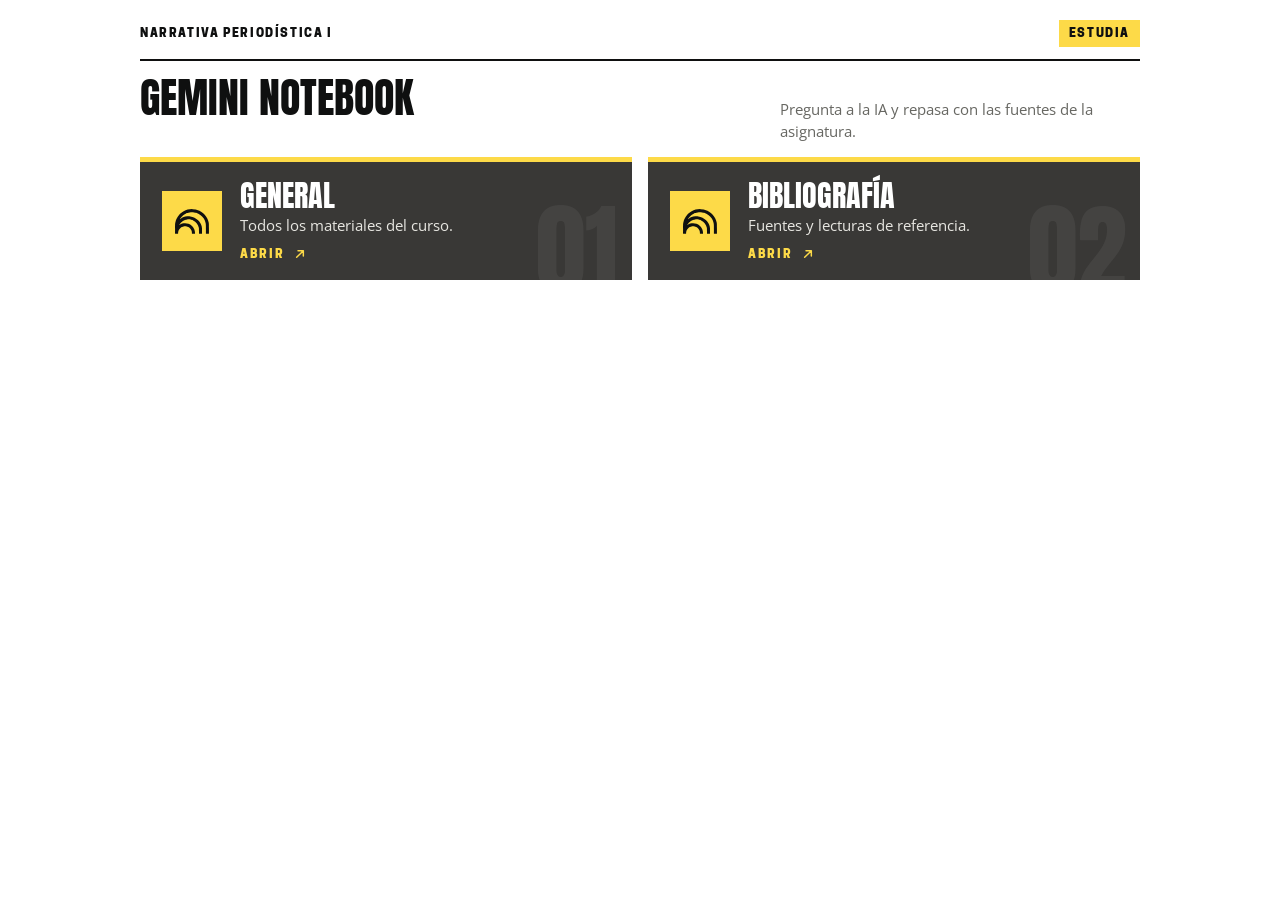
<file: cuadernos/index.html>
<!doctype html>
<html lang="es">
<head>
<meta charset="utf-8">
<meta name="viewport" content="width=device-width,initial-scale=1">
<!-- No indexar en buscadores -->
<meta name="robots" content="noindex, nofollow, noarchive, nosnippet, noimageindex">
<meta name="googlebot" content="noindex, nofollow, noarchive, nosnippet, noimageindex">
<meta name="bingbot" content="noindex, nofollow, noarchive, nosnippet">
<meta name="referrer" content="strict-origin-when-cross-origin">
<meta name="color-scheme" content="light">
<title>Gemini Notebook | Narrativa Periodística I</title>
<link rel="preconnect" href="https://fonts.googleapis.com">
<link rel="preconnect" href="https://fonts.gstatic.com" crossorigin>
<link rel="stylesheet" href="https://fonts.googleapis.com/css2?family=Anton&family=Open+Sans:wght@400;600&display=swap">
<link rel="preload" href="../assets/fonts/CooperHewitt-Heavy.woff2" as="font" type="font/woff2" crossorigin>
<style>
/* Identidad de marca v2.5: Anton · Cooper Hewitt · Open Sans. Interfaz con dos tarjetas carbón. */
@font-face{font-family:'Cooper Hewitt'; src:url('../assets/fonts/CooperHewitt-Heavy.woff2') format('woff2'); font-weight:800; font-display:swap}
:root{--yellow:#FDDA48;--ink:#0F1010;--stone:#393836;--stone-2:#2B2A28;--paper:#fff;--muted:#676762;--line:#D9D9D3;
  --f-label:'Cooper Hewitt','Open Sans',Arial,sans-serif}
*{box-sizing:border-box}
body{margin:0;background:var(--paper);color:var(--ink);font-family:'Open Sans',Arial,sans-serif;-webkit-font-smoothing:antialiased}
main{max-width:1080px;margin:auto;padding:20px clamp(14px,4vw,40px) 22px}
.label{font-family:var(--f-label);font-weight:800;text-transform:uppercase;letter-spacing:.14em;font-size:11.5px;line-height:1.3}

.topline{display:flex;align-items:center;justify-content:space-between;gap:8px 12px;flex-wrap:wrap;border-bottom:2px solid var(--ink);padding-bottom:12px}
.tag{background:var(--yellow);padding:6px 10px;white-space:nowrap}

.cabecera{display:flex;align-items:baseline;justify-content:space-between;gap:4px 24px;flex-wrap:wrap;margin:16px 0 14px}
.cabecera h1{font:400 clamp(28px,4vw,42px)/1 'Anton',sans-serif;text-transform:uppercase;margin:0}
.cabecera p{margin:0;max-width:40ch;color:var(--muted);font-size:15px;line-height:1.5}

/* Dos tarjetas carbón, misma estructura: cuadro amarillo con el logo → rótulo → título → texto → acción */
.cuadernos{display:grid;grid-template-columns:1fr 1fr;gap:16px}
.cuaderno{position:relative;overflow:hidden;isolation:isolate;display:flex;align-items:center;gap:18px;padding:18px 22px;
  background:var(--stone);color:#fff;text-decoration:none;border-top:5px solid var(--yellow);transition:background .2s}
.cuaderno .ico{flex:none;width:60px;height:60px;background:var(--yellow);display:grid;place-items:center}
.cuaderno .ico svg{width:34px;height:27px;color:var(--ink)}
.cuaderno .txt{display:flex;flex-direction:column;gap:4px;min-width:0}
.cuaderno .num{position:absolute;right:14px;bottom:-.2em;z-index:-1;font:400 100px/1 'Anton',sans-serif;color:rgba(255,255,255,.06);pointer-events:none}
.cuaderno h2{font:400 clamp(24px,3vw,30px)/1.05 'Anton',sans-serif;text-transform:uppercase;margin:0}
.cuaderno p{margin:0;color:#E7E6E1;font-size:14.5px;line-height:1.45}
.ir{padding-top:6px;display:inline-flex;align-items:center;gap:8px;color:var(--yellow);font:800 12px/1.2 var(--f-label);letter-spacing:.14em;text-transform:uppercase}
.fl{width:16px;height:16px;fill:none;stroke:currentColor;stroke-width:2.2;stroke-linecap:round;stroke-linejoin:round;transition:transform .2s}
.cuaderno:hover{background:var(--stone-2)}
.cuaderno:hover .fl{transform:translate(3px,-3px)}
.cuaderno:focus-visible{outline:3px solid var(--ink);outline-offset:3px}

@media(max-width:600px){
  main{padding:12px 10px 16px}
  .topline .label{font-size:10px}
  .cuadernos{grid-template-columns:1fr;gap:10px}
  .cuaderno{padding:16px 16px;gap:14px}
  .cuaderno .ico{width:50px;height:50px}
}
@media(prefers-reduced-motion:reduce){.cuaderno,.fl{transition:none}}
</style>
</head>
<body>
<svg width="0" height="0" style="position:absolute" aria-hidden="true"><symbol id="gn" viewBox="0 0 608 443"><path fill="currentColor" fill-rule="evenodd" d="M1.2 442.0C0.8 441.7 0.7 401.7 1.1 353.0C1.6 268.5 1.7 264.0 3.7 252.9C6.6 237.5 13.1 211.6 17.0 200.5C27.5 171.0 48.5 133.3 65.8 113.2C67.0 111.7 70.4 107.7 73.3 104.3C77.8 98.8 96.0 80.6 103.2 74.3C116.8 62.3 136.4 48.7 154.5 38.5C203.2 11.3 255.7 -1.4 313.0 0.3C353.3 1.5 389.3 9.1 423.0 23.7C446.4 33.8 453.0 37.3 473.0 50.5C516.4 78.9 552.0 118.5 575.0 164.0C586.9 187.6 592.2 201.6 598.5 226.5C606.6 258.4 606.3 254.0 606.9 353.0C607.2 401.7 607.2 441.7 606.8 442.0C606.5 442.3 594.1 442.4 579.3 442.2L552.5 441.9 552.8 370.7C553.1 284.2 552.4 269.9 545.9 243.0C539.3 215.9 526.3 185.9 512.0 165.1C478.9 116.7 433.3 82.7 378.0 65.1C358.4 58.9 325.6 54.0 303.7 54.0C278.4 54.1 245.4 59.6 222.8 67.6C217.1 69.6 211.5 71.4 210.2 71.7C209.0 72.0 208.0 72.6 208.0 73.1C208.0 73.6 207.5 74.0 206.8 74.0C206.1 74.0 199.3 77.1 191.5 80.9C156.3 98.3 126.4 123.7 101.2 157.8C94.7 166.6 84.7 183.0 85.4 183.7C85.6 183.9 90.9 180.4 97.2 175.7C133.6 148.8 171.6 134.4 220.3 128.9C232.0 127.6 258.4 128.1 273.0 130.0C326.1 136.7 375.5 160.8 413.0 198.0C425.3 210.1 427.8 213.0 436.5 224.5C450.7 243.3 460.6 261.5 469.9 286.0C476.1 302.3 481.2 324.9 483.0 344.5C483.9 354.1 484.4 441.2 483.6 442.1C483.4 442.3 471.0 442.4 456.2 442.2L429.2 441.9 428.7 393.7C428.3 349.3 428.1 344.6 426.1 334.2C415.0 276.4 377.2 227.0 324.5 201.5C308.6 193.8 301.9 191.5 276.5 185.4C267.7 183.3 230.1 182.3 219.0 183.9C188.8 188.2 167.0 196.0 142.1 211.2C118.5 225.7 96.9 247.8 80.7 274.1C78.1 278.3 76.0 282.0 76.0 282.4C76.0 283.8 78.3 282.8 84.9 278.5C91.9 274.0 107.0 266.5 111.5 265.4C112.9 265.1 114.3 264.4 114.6 263.9C114.9 263.4 116.1 263.0 117.4 263.0C118.6 263.0 120.0 262.6 120.5 262.1C121.1 261.6 124.9 260.3 129.0 259.1C166.7 248.7 206.0 250.1 241.2 263.1C285.0 279.2 319.1 309.5 339.4 350.5C352.7 377.3 358.0 400.2 358.0 430.5L358.0 442.0 330.5 442.0L303.0 442.0 303.0 429.8C303.0 412.6 299.1 393.5 292.7 379.8C287.0 367.3 276.5 352.2 267.5 343.4C256.3 332.4 249.2 327.1 237.6 321.2C216.1 310.1 202.0 306.7 178.0 306.7C164.6 306.8 161.1 307.1 152.2 309.4C146.5 310.9 139.0 313.2 135.4 314.5C128.5 317.1 111.6 325.5 109.7 327.4C109.0 328.0 106.0 330.4 103.0 332.6C84.8 346.2 68.6 369.0 61.8 390.5C57.4 404.4 55.9 412.8 55.4 427.3L54.9 441.5 28.4 442.0C13.8 442.3 1.5 442.3 1.2 442.0Z"/></symbol></svg>
<main>
  <header class="topline label"><span>Narrativa Periodística I</span><span class="tag">Estudia</span></header>

  <div class="cabecera">
    <h1>Gemini Notebook</h1>
    <p>Pregunta a la IA y repasa con las fuentes de la asignatura.</p>
  </div>

  <div class="cuadernos">
    <a class="cuaderno" href="https://notebook.google.com/notebook/653e92f2-cb65-4798-8ad2-8acc9d4a9f8f" target="_blank" rel="noopener noreferrer" aria-label="Abrir Gemini Notebook general de la asignatura (se abre en una pestaña nueva)">
      <span class="ico" aria-hidden="true"><svg><use href="#gn"/></svg></span>
      <span class="num" aria-hidden="true">01</span>
      <span class="txt">
      <h2>General</h2>
      <p>Todos los materiales del curso.</p>
      <span class="ir">Abrir <svg class="fl" viewBox="0 0 24 24" aria-hidden="true"><path d="M7 17L17 7M9 7h8v8"/></svg></span>
      </span>
    </a>
    <a class="cuaderno" href="https://notebook.google.com/notebook/412e9b0f-91de-40fa-83aa-83e2b2b192fd/preview" target="_blank" rel="noopener noreferrer" aria-label="Abrir Gemini Notebook de bibliografía de la asignatura (se abre en una pestaña nueva)">
      <span class="ico" aria-hidden="true"><svg><use href="#gn"/></svg></span>
      <span class="num" aria-hidden="true">02</span>
      <span class="txt">
      <h2>Bibliografía</h2>
      <p>Fuentes y lecturas de referencia.</p>
      <span class="ir">Abrir <svg class="fl" viewBox="0 0 24 24" aria-hidden="true"><path d="M7 17L17 7M9 7h8v8"/></svg></span>
      </span>
    </a>
  </div>
</main>
</body>
</html>
</file>
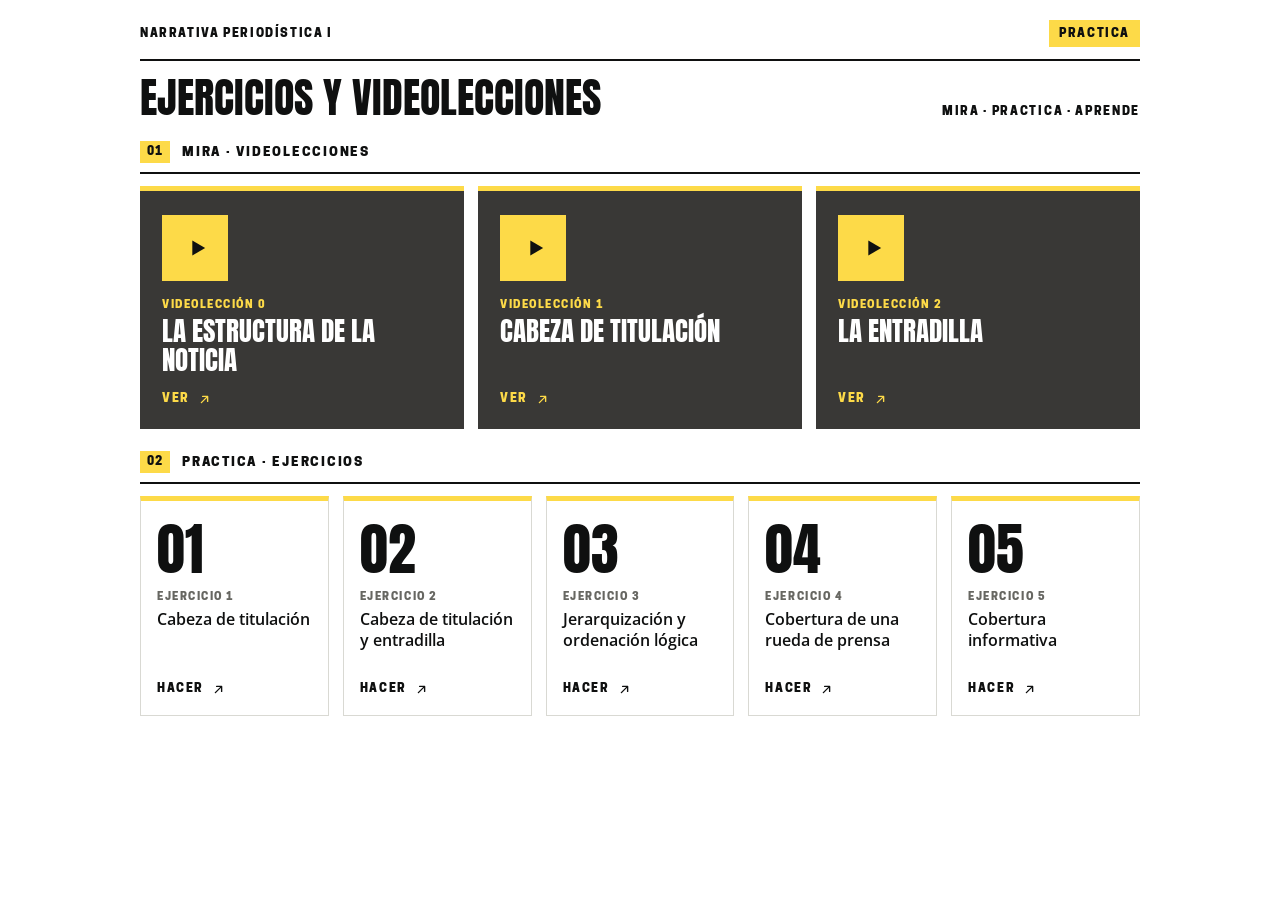
<file: ejercicios/index.html>
<!doctype html>
<html lang="es">
<head>
<meta charset="utf-8">
<meta name="viewport" content="width=device-width,initial-scale=1">
<!-- No indexar en buscadores -->
<meta name="robots" content="noindex, nofollow, noarchive, nosnippet, noimageindex">
<meta name="googlebot" content="noindex, nofollow, noarchive, nosnippet, noimageindex">
<meta name="bingbot" content="noindex, nofollow, noarchive, nosnippet">
<meta name="referrer" content="strict-origin-when-cross-origin">
<meta name="color-scheme" content="light">
<title>Ejercicios y videolecciones | Narrativa Periodística I</title>

<!--
  EJERCICIOS Y VIDEOLECCIONES · NARRATIVA PERIODÍSTICA I
  Identidad de marca v2.5 (Anton · Cooper Hewitt · Open Sans).
  ENLACES: rellenar en el bloque «const ENLACES» al final. Vacío = «Próximamente» (no navega).
-->

<link rel="preconnect" href="https://fonts.googleapis.com">
<link rel="preconnect" href="https://fonts.gstatic.com" crossorigin>
<link rel="stylesheet" href="https://fonts.googleapis.com/css2?family=Anton&family=Open+Sans:wght@400;600&display=swap">
<link rel="preload" href="../assets/fonts/CooperHewitt-Heavy.woff2" as="font" type="font/woff2" crossorigin>
<style>
@font-face{font-family:'Cooper Hewitt'; src:url('../assets/fonts/CooperHewitt-Heavy.woff2') format('woff2'); font-weight:800; font-display:swap}
:root{--yellow:#FDDA48;--ink:#0F1010;--stone:#393836;--stone-2:#2B2A28;--paper:#fff;--muted:#676762;--line:#D9D9D3;--card:#F4F4F0;
  --f-label:'Cooper Hewitt','Open Sans',Arial,sans-serif}
*{box-sizing:border-box}
body{margin:0;background:var(--paper);color:var(--ink);font-family:'Open Sans',Arial,sans-serif;-webkit-font-smoothing:antialiased}
main{max-width:1080px;margin:auto;padding:20px clamp(14px,4vw,40px) 24px}
.label{font-family:var(--f-label);font-weight:800;text-transform:uppercase;letter-spacing:.14em;font-size:11px;line-height:1.3}

.topline{display:flex;align-items:center;justify-content:space-between;gap:8px 12px;flex-wrap:wrap;border-bottom:2px solid var(--ink);padding-bottom:12px}
.topline .label{font-size:11.5px}
.tag{background:var(--yellow);padding:6px 10px;white-space:nowrap}

.cabecera{display:flex;align-items:baseline;justify-content:space-between;gap:4px 24px;flex-wrap:wrap;margin:16px 0 4px}
.cabecera h1{font:400 clamp(28px,4vw,42px)/1 'Anton',sans-serif;text-transform:uppercase;margin:0}
.cabecera p{margin:0;font-family:var(--f-label);font-weight:800;text-transform:uppercase;letter-spacing:.14em;font-size:12px}

/* Rótulos de sección, como en la portada */
.seccion{display:flex;align-items:center;gap:12px;margin:22px 0 12px;padding-bottom:9px;border-bottom:2px solid var(--ink);
  font:800 12.5px/1.2 var(--f-label);letter-spacing:.14em;text-transform:uppercase}
.seccion .num{display:grid;place-items:center;min-width:30px;height:22px;padding:0 6px;background:var(--yellow);font-size:11.5px;letter-spacing:.06em}

.fl{width:15px;height:15px;fill:none;stroke:currentColor;stroke-width:2.2;stroke-linecap:round;stroke-linejoin:round;transition:transform .2s}
.ir{display:inline-flex;align-items:center;gap:7px;font:800 11.5px/1.2 var(--f-label);letter-spacing:.14em;text-transform:uppercase}
a{text-decoration:none;color:inherit}
a[href]:hover .fl{transform:translate(3px,-3px)}

/* 01 · Videolecciones: tarjetas carbón (pantalla) con botón de reproducir */
.videos{display:grid;grid-template-columns:repeat(3,1fr);gap:14px}
.video{display:flex;flex-direction:column;align-items:flex-start;gap:16px;min-height:230px;padding:24px 22px 22px;background:var(--stone);color:#fff;border-top:5px solid var(--yellow);transition:background .2s}
.play{flex:none;width:66px;height:66px;background:var(--yellow);display:grid;place-items:center}
.play svg{width:28px;height:28px;fill:var(--ink);margin-left:3px}
.video .txt{display:flex;flex-direction:column;gap:5px;min-width:0;flex:1;width:100%}
.video .label{color:var(--yellow)}
.video h3{font:400 clamp(21px,2.6vw,27px)/1.08 'Anton',sans-serif;text-transform:uppercase;margin:0}
.video .ir{color:var(--yellow);margin-top:auto;padding-top:12px}
a.video[href]:hover{background:var(--stone-2)}

/* 02 · Ejercicios: tarjetas blancas con número grande */
.ejercicios{display:grid;grid-template-columns:repeat(5,1fr);gap:14px}
.ejercicio{display:flex;flex-direction:column;gap:6px;min-height:220px;padding:20px 16px 18px;background:var(--paper);border:1px solid var(--line);border-top:5px solid var(--yellow);transition:border-color .2s}
.ejercicio .n{font:400 56px/1 'Anton',sans-serif;margin-bottom:6px}
.ejercicio .label{color:var(--muted)}
.ejercicio h3{font:600 15.5px/1.35 'Open Sans',sans-serif;margin:0}
.ejercicio .ir{margin-top:auto;padding-top:10px}
a.ejercicio[href]:hover{border-color:var(--ink);border-top-color:var(--yellow)}

a:focus-visible{outline:3px solid var(--ink);outline-offset:3px}
.pendiente{cursor:default}
.pendiente .ir{opacity:.55}

@media(max-width:900px){
  .ejercicios{gap:10px}
  .ejercicio{padding:16px 12px 14px;min-height:200px}
  .ejercicio .n{font-size:46px}
  .ejercicio .label{font-size:10px;letter-spacing:.1em}
  .ejercicio h3{font-size:14px}
  .ejercicio .ir{font-size:10.5px;letter-spacing:.1em}
}
@media(max-width:700px){
  .ejercicios{grid-template-columns:repeat(3,1fr)}
}
@media(max-width:760px){
  .videos{gap:10px}
  .video{gap:12px;padding:18px 16px;min-height:200px}
  .play{width:54px;height:54px}
}
@media(max-width:600px){
  .videos{grid-template-columns:1fr}
  .video{flex-direction:row;align-items:center;min-height:0}
  .video .ir{margin-top:4px;padding-top:0}
  .video h3{font-size:22px}
  .ejercicio{min-height:0}
  .ejercicio:last-child{grid-column:1/-1}
}
@media(max-width:600px){
  main{padding:12px 10px 18px}
  .topline .label{font-size:10px}
  .ejercicios{grid-template-columns:1fr 1fr}
}
@media(prefers-reduced-motion:reduce){.fl,.video,.ejercicio{transition:none}}
</style>
</head>
<body>
<main>
  <header class="topline"><span class="label">Narrativa Periodística I</span><span class="label tag">Practica</span></header>

  <div class="cabecera">
    <h1>Ejercicios y videolecciones</h1>
    <p>Mira · Practica · Aprende</p>
  </div>

  <section aria-labelledby="s1">
    <h2 class="seccion" id="s1"><span class="num">01</span>Mira · Videolecciones</h2>
    <div class="videos">
    <a class="video" data-enlace="vl0">
      <span class="play" aria-hidden="true"><svg viewBox="0 0 24 24"><path d="M8 5.5v13l11-6.5z"/></svg></span>
      <span class="txt">
        <span class="label">Videolección 0</span>
        <h3>La estructura de la noticia</h3>
        <span class="ir">Ver <svg class="fl" viewBox="0 0 24 24" aria-hidden="true"><path d="M7 17L17 7M9 7h8v8"/></svg></span>
      </span>
    </a>
    <a class="video" data-enlace="vl1">
      <span class="play" aria-hidden="true"><svg viewBox="0 0 24 24"><path d="M8 5.5v13l11-6.5z"/></svg></span>
      <span class="txt">
        <span class="label">Videolección 1</span>
        <h3>Cabeza de titulación</h3>
        <span class="ir">Ver <svg class="fl" viewBox="0 0 24 24" aria-hidden="true"><path d="M7 17L17 7M9 7h8v8"/></svg></span>
      </span>
    </a>
    <a class="video" data-enlace="vl2">
      <span class="play" aria-hidden="true"><svg viewBox="0 0 24 24"><path d="M8 5.5v13l11-6.5z"/></svg></span>
      <span class="txt">
        <span class="label">Videolección 2</span>
        <h3>La entradilla</h3>
        <span class="ir">Ver <svg class="fl" viewBox="0 0 24 24" aria-hidden="true"><path d="M7 17L17 7M9 7h8v8"/></svg></span>
      </span>
    </a>
    </div>
  </section>

  <section aria-labelledby="s2">
    <h2 class="seccion" id="s2"><span class="num">02</span>Practica · Ejercicios</h2>
    <div class="ejercicios">
    <a class="ejercicio" data-enlace="ej1">
      <span class="n" aria-hidden="true">01</span>
      <span class="label">Ejercicio 1</span>
      <h3>Cabeza de titulación</h3>
      <span class="ir">Hacer <svg class="fl" viewBox="0 0 24 24" aria-hidden="true"><path d="M7 17L17 7M9 7h8v8"/></svg></span>
    </a>
    <a class="ejercicio" data-enlace="ej2">
      <span class="n" aria-hidden="true">02</span>
      <span class="label">Ejercicio 2</span>
      <h3>Cabeza de titulación y entradilla</h3>
      <span class="ir">Hacer <svg class="fl" viewBox="0 0 24 24" aria-hidden="true"><path d="M7 17L17 7M9 7h8v8"/></svg></span>
    </a>
    <a class="ejercicio" data-enlace="ej3">
      <span class="n" aria-hidden="true">03</span>
      <span class="label">Ejercicio 3</span>
      <h3>Jerarquización y ordenación lógica</h3>
      <span class="ir">Hacer <svg class="fl" viewBox="0 0 24 24" aria-hidden="true"><path d="M7 17L17 7M9 7h8v8"/></svg></span>
    </a>
    <a class="ejercicio" data-enlace="ej4">
      <span class="n" aria-hidden="true">04</span>
      <span class="label">Ejercicio 4</span>
      <h3>Cobertura de una rueda de prensa</h3>
      <span class="ir">Hacer <svg class="fl" viewBox="0 0 24 24" aria-hidden="true"><path d="M7 17L17 7M9 7h8v8"/></svg></span>
    </a>
    <a class="ejercicio" data-enlace="ej5">
      <span class="n" aria-hidden="true">05</span>
      <span class="label">Ejercicio 5</span>
      <h3>Cobertura informativa</h3>
      <span class="ir">Hacer <svg class="fl" viewBox="0 0 24 24" aria-hidden="true"><path d="M7 17L17 7M9 7h8v8"/></svg></span>
    </a>
    </div>
  </section>
</main>

<script>
/* ENLACES: pega entre comillas la dirección de cada elemento.
   Se abren en una pestaña nueva para salir del iframe. Vacío = «Próximamente». */
const ENLACES = {
  "vl0": "https://ufv-es.instructure.com/courses/70362/assignments/627763",   // Videolección 0 · La estructura de la noticia
  "vl1": "https://ufv-es.instructure.com/courses/70362/assignments/579070",   // Videolección 1 · Cabeza de titulación
  "vl2": "https://ufv-es.instructure.com/courses/70362/assignments/579071",   // Videolección 2 · La entradilla
  "ej1": "https://ufv-es.instructure.com/courses/70362/assignments/579025",   // Ejercicio 1 · Cabeza de titulación
  "ej2": "https://ufv-es.instructure.com/courses/70362/assignments/579027",   // Ejercicio 2 · Cabeza de titulación y entradilla
  "ej3": "https://ufv-es.instructure.com/courses/70362/assignments/579024",   // Ejercicio 3 · Jerarquización y ordenación lógica
  "ej4": "https://ufv-es.instructure.com/courses/70362/assignments/579010",   // Ejercicio 4 · Cobertura de una rueda de prensa
  "ej5": "https://ufv-es.instructure.com/courses/70362/assignments/579014"    // Ejercicio 5 · Cobertura informativa
};
document.querySelectorAll('[data-enlace]').forEach(a => {
  const url = (ENLACES[a.dataset.enlace] || '').trim();
  if (url) { a.href = url; a.target = '_blank'; a.rel = 'noopener noreferrer'; }
  else { a.classList.add('pendiente'); a.setAttribute('aria-disabled', 'true'); a.querySelector('.ir').textContent = 'Próximamente'; }
});
</script>
</body>
</html>
</file>
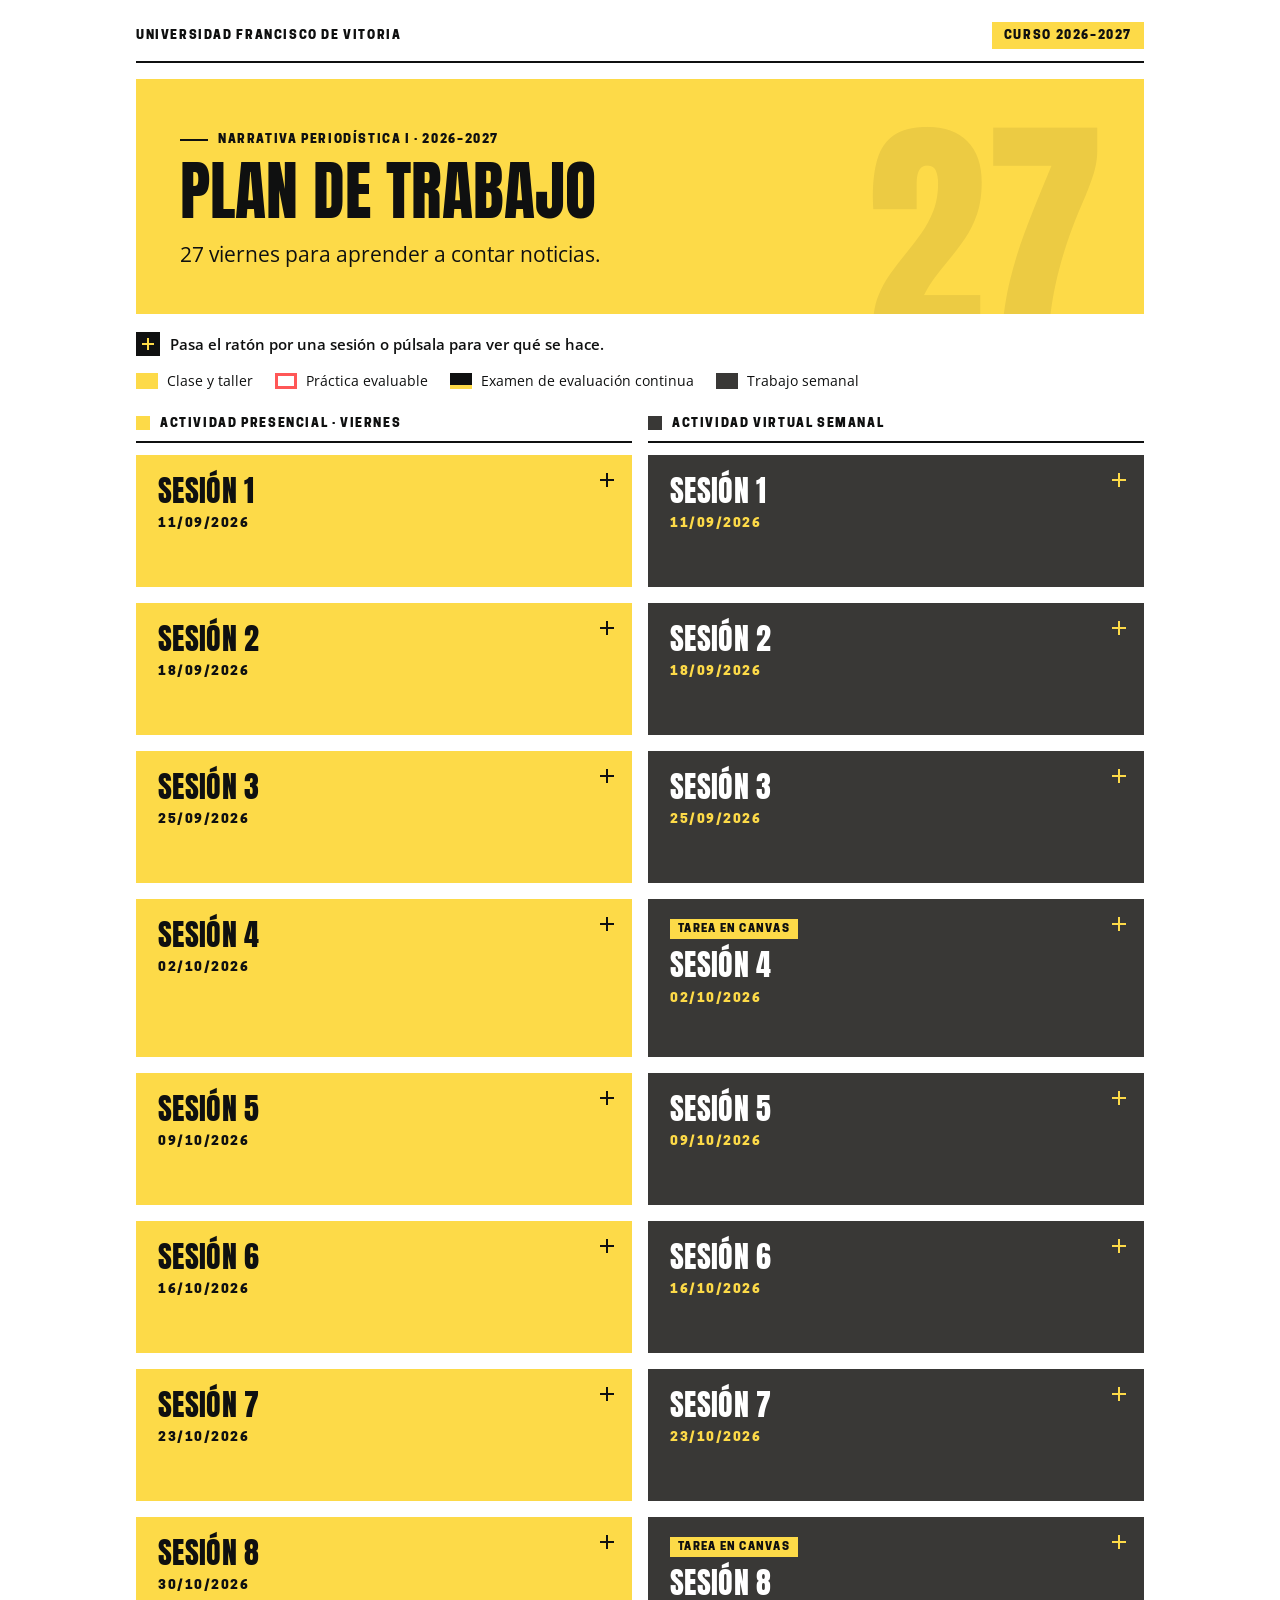
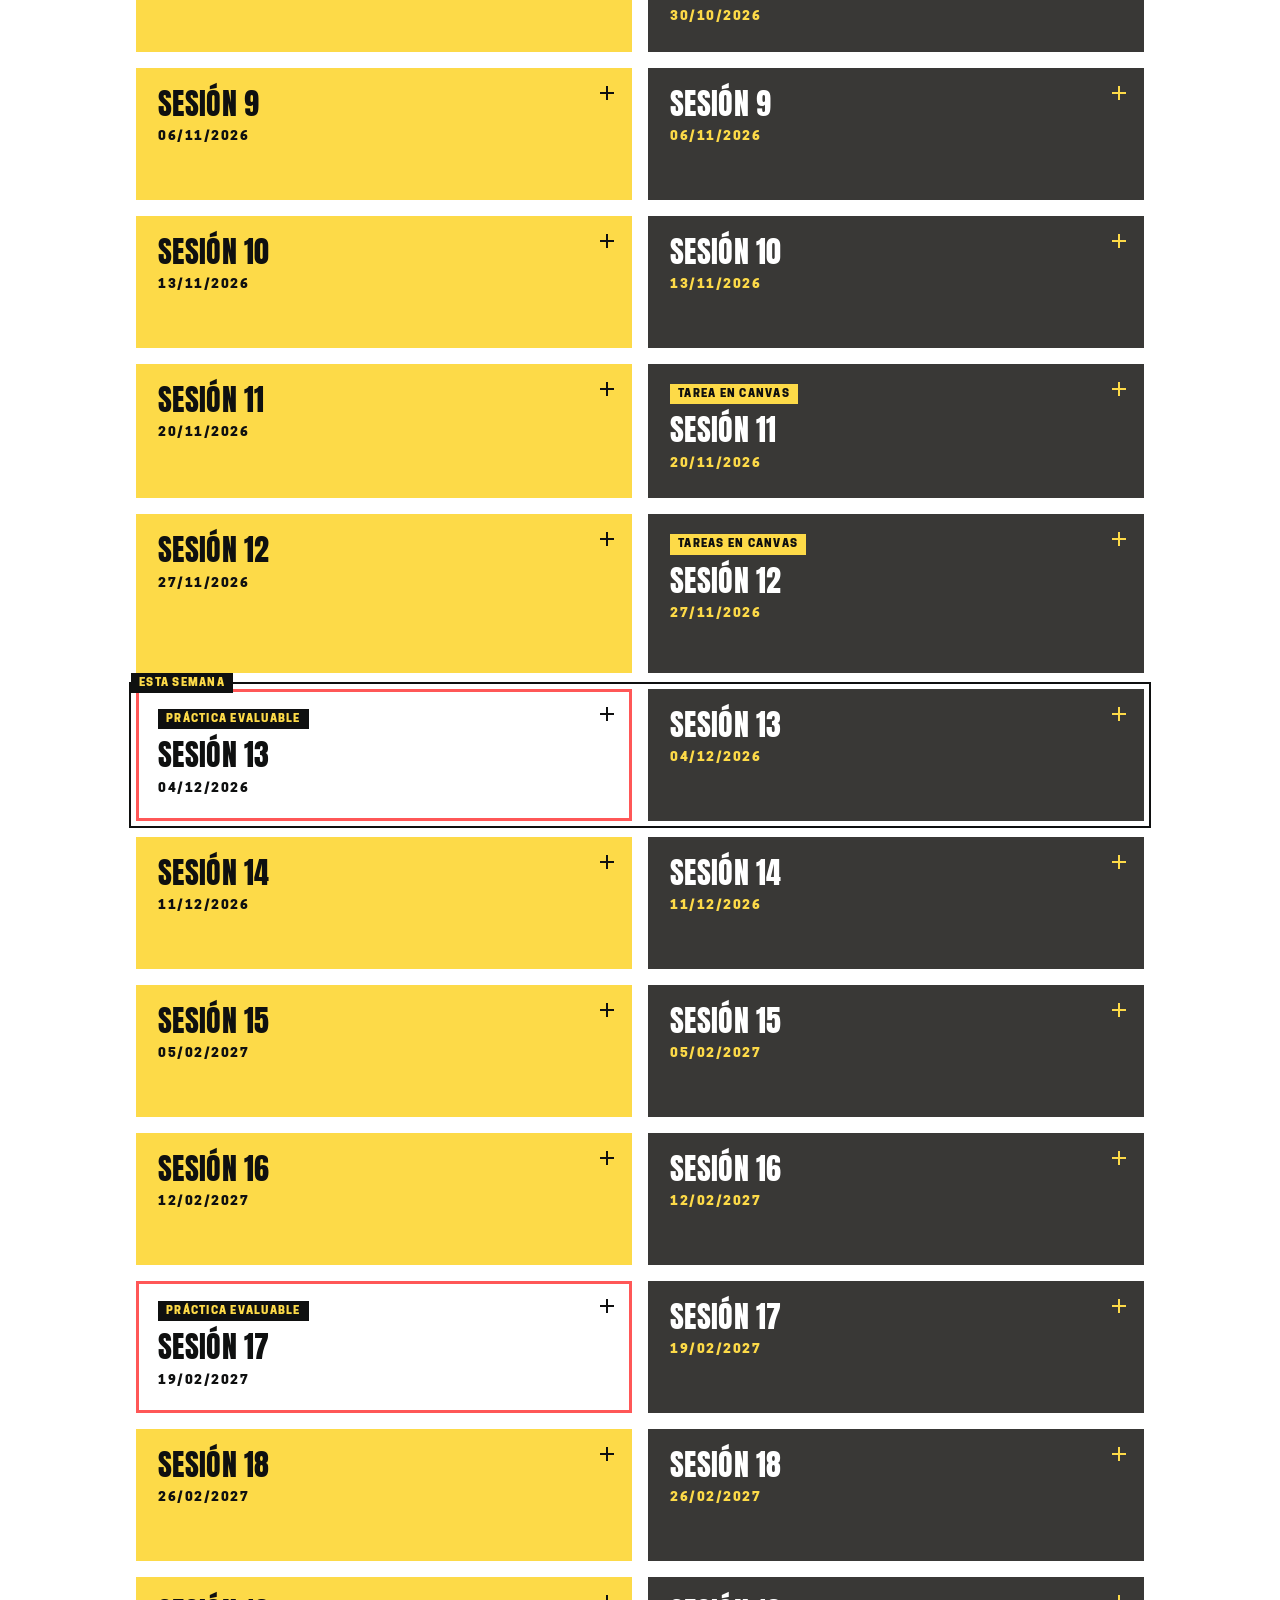
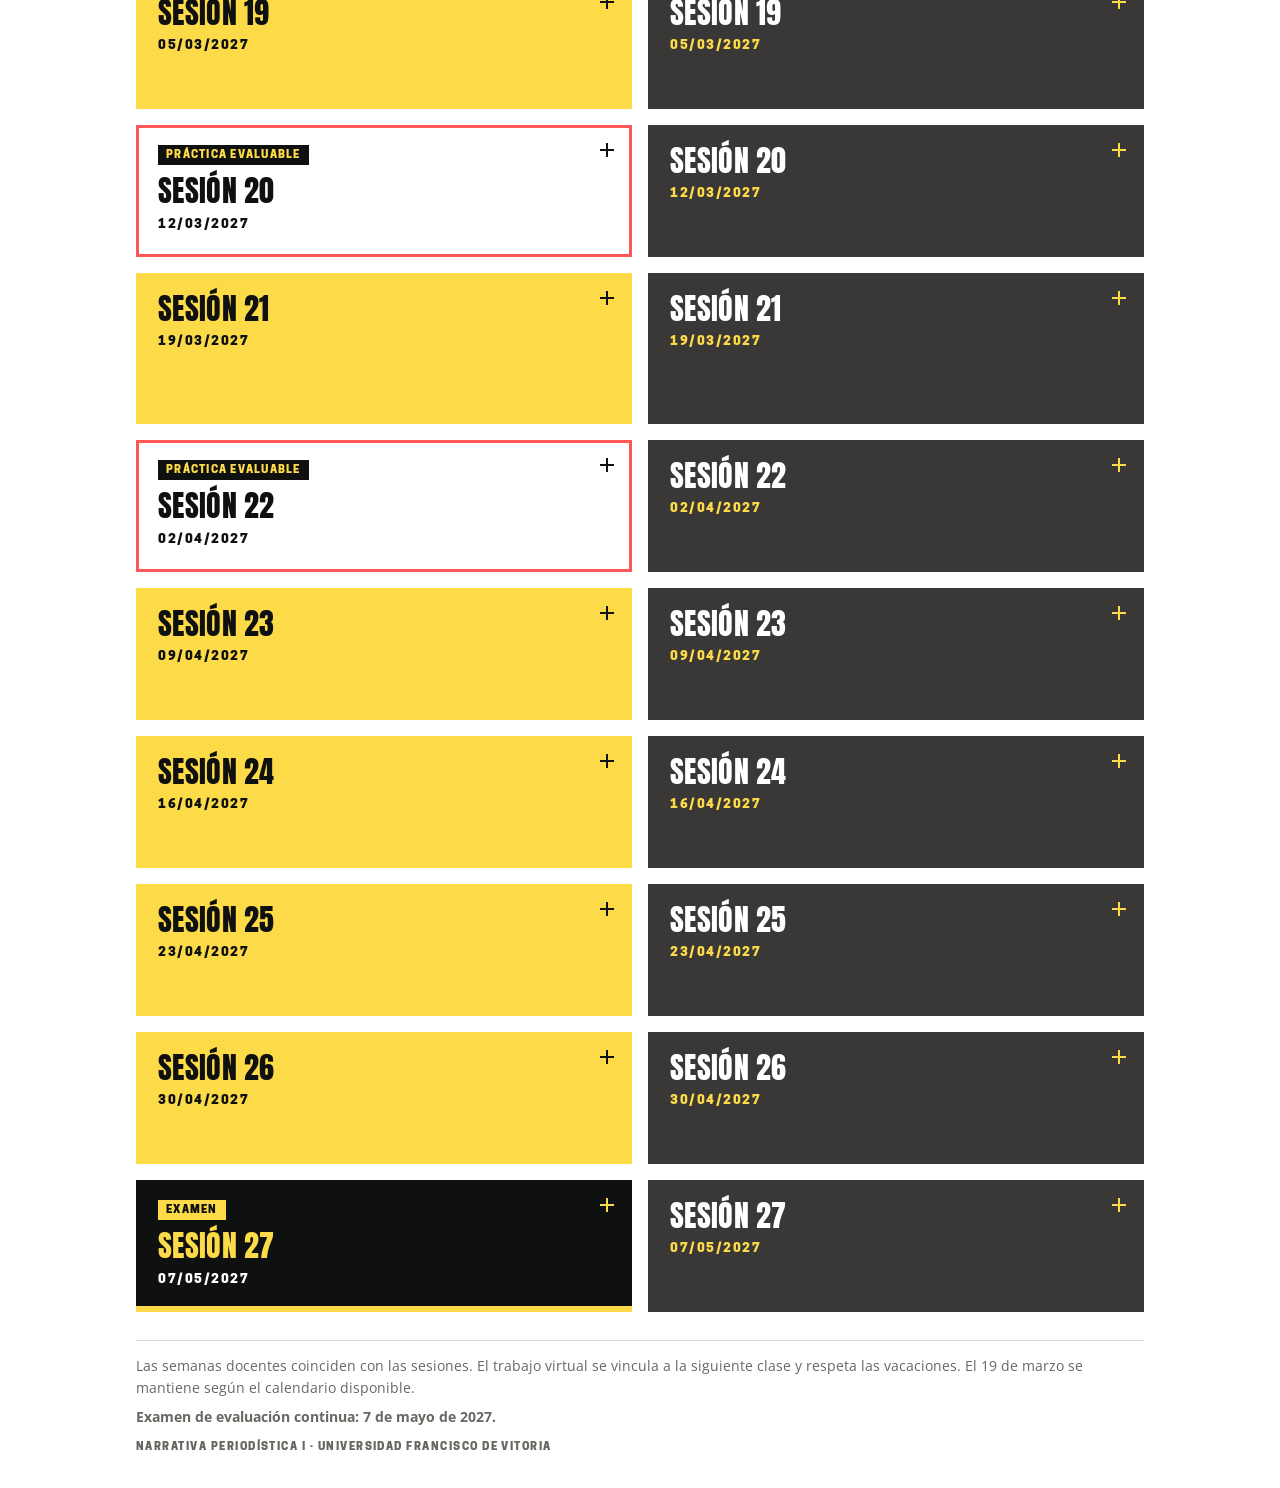
<file: plan-trabajo/index.html>
<!doctype html>
<html lang="es">
<head>
<meta charset="utf-8">
<meta name="viewport" content="width=device-width, initial-scale=1">
<!-- No indexar en buscadores -->
<meta name="robots" content="noindex, nofollow, noarchive, nosnippet, noimageindex">
<meta name="googlebot" content="noindex, nofollow, noarchive, nosnippet, noimageindex">
<meta name="bingbot" content="noindex, nofollow, noarchive, nosnippet">
<meta name="referrer" content="strict-origin-when-cross-origin">
<title>Plan de trabajo · Narrativa Periodística I · 2026–2027</title>

<!--
  PLAN DE TRABAJO INTERACTIVO · NARRATIVA PERIODÍSTICA I
  Identidad: «Identidad visual de marca (guía unificada)».
  Cada sesión es una pareja de tarjetas (presencial y virtual). Para cambiar
  el contenido, edita el texto dentro de <span class="txt">…</span>.
  Tipos de tarjeta presencial: «pres» (clase y taller), «pres eval»
  (práctica evaluable) y «pres exam» (examen).
-->

<link rel="preconnect" href="https://fonts.googleapis.com">
<link rel="preconnect" href="https://fonts.gstatic.com" crossorigin>
<link rel="stylesheet" href="https://fonts.googleapis.com/css2?family=Anton&family=Open+Sans:wght@400;600;700;800&display=swap">
<link rel="preload" href="../assets/fonts/CooperHewitt-Heavy.woff2" as="font" type="font/woff2" crossorigin>

<style>
@font-face{font-family:'Cooper Hewitt'; src:url('../assets/fonts/CooperHewitt-Heavy.woff2') format('woff2'); font-weight:800; font-style:normal; font-display:swap}

:root{
  --yellow:#FDDA48;
  --ink:#0F1010;
  --stone:#393836;
  --stone-2:#2B2A28;
  --paper:#FFFFFF;
  --muted:#676762;
  --line:#D9D9D3;
  --card:#F4F4F0;
  --red:#FF5757;   /* Rojo ACN: acento puntual (recuadro de las prácticas evaluables) */
  --f-display:'Anton', Impact, sans-serif;
  --f-label:'Cooper Hewitt', 'Open Sans', Arial, sans-serif;
  --f-body:'Open Sans', Arial, sans-serif;
}
*{box-sizing:border-box}
html,body{margin:0}
body{background:var(--paper); color:var(--ink); font-family:var(--f-body); font-size:16px; line-height:1.55; -webkit-font-smoothing:antialiased}
.wrap{max-width:1080px; margin:0 auto; padding:22px clamp(14px,4vw,36px) 34px}
.label{font-family:var(--f-label); font-weight:800; text-transform:uppercase; letter-spacing:.14em; font-size:11.5px; line-height:1.3}

/* ---------- Cabecera ---------- */
.topline{display:flex; align-items:center; justify-content:space-between; gap:8px 16px; flex-wrap:wrap; padding-bottom:12px; border-bottom:2px solid var(--ink)}
.insignia{background:var(--yellow); padding:6px 12px; white-space:nowrap}

.hero{position:relative; overflow:hidden; background:var(--yellow); margin-top:16px; padding:clamp(24px,4.5vw,44px)}
.hero .firma{display:inline-flex; align-items:center; gap:10px; margin:0 0 12px}
.hero .firma::before{content:""; width:28px; height:2px; background:var(--ink)}
.hero h1{position:relative; margin:0 0 14px; font:400 clamp(36px,6vw,64px)/1.02 var(--f-display); text-transform:uppercase; max-width:14ch}
.hero .intro{position:relative; margin:0; max-width:62ch; font-size:clamp(17px,2vw,21px); line-height:1.5}
.hero .marca{position:absolute; right:clamp(14px,4vw,40px); bottom:-.16em; font:400 clamp(130px,22vw,240px)/1 var(--f-display); color:rgba(15,16,16,.07); pointer-events:none; user-select:none}

/* Pista de uso */
.pista{display:flex; align-items:center; gap:10px; margin:18px 0 0; font-size:15px; font-weight:600}
.mas-ico{position:relative; flex:none; width:24px; height:24px; background:var(--ink)}
.mas-ico::before,.mas-ico::after{content:""; position:absolute; left:50%; top:50%; background:var(--yellow); transform:translate(-50%,-50%)}
.mas-ico::before{width:12px; height:2px}
.mas-ico::after{width:2px; height:12px}
.sr{position:absolute; width:1px; height:1px; overflow:hidden; clip:rect(0 0 0 0); white-space:nowrap}

/* ---------- Leyenda ---------- */
.leyenda{display:flex; flex-wrap:wrap; gap:10px 22px; margin:14px 0 0; padding:0; list-style:none; font-size:14px}
.leyenda li{display:flex; align-items:center; gap:9px}
.sw{flex:none; width:22px; height:16px}
.sw.pres{background:var(--yellow)}
.sw.eval{background:var(--paper); box-shadow:inset 0 0 0 3px var(--red)}
.sw.exam{background:var(--ink); box-shadow:inset 0 -4px 0 var(--yellow)}
.sw.virt{background:var(--stone)}

/* ---------- Columnas ---------- */
.heads,.pair{display:grid; grid-template-columns:1fr 1fr; gap:16px}
.heads{margin:24px 0 12px}
.heads div{display:flex; align-items:center; gap:10px; padding:0 0 10px; border-bottom:2px solid var(--ink)}
.heads div::before{content:""; flex:none; width:14px; height:14px; background:var(--yellow)}
.heads div + div::before{background:var(--stone)}
.pair{margin-bottom:16px; align-items:stretch; position:relative}

/* ---------- Tarjetas ---------- */
.card{position:relative; display:grid; align-items:start; width:100%; min-height:132px; margin:0; padding:20px 46px 20px 22px;
  border:0; border-radius:0; text-align:left; font:inherit; color:inherit; cursor:pointer;
  -webkit-tap-highlight-color:transparent}
.card .front,.card .back{position:relative; z-index:2; grid-area:1/1; min-width:0; display:flex; flex-direction:column; gap:6px;
  transition:opacity 220ms ease, transform 220ms ease, visibility 220ms; pointer-events:none}
.card .front{opacity:1; visibility:visible; transform:translateY(0)}
.card .back{opacity:0; visibility:hidden; transform:translateY(6px)}
.card.abierta .front{opacity:0; visibility:hidden; transform:translateY(-6px)}
.card.abierta .back{opacity:1; visibility:visible; transform:translateY(0)}

.ses{font:400 clamp(24px,3vw,30px)/1.05 var(--f-display); text-transform:uppercase; letter-spacing:.01em}
.front time{font-family:var(--f-label); font-weight:800; font-size:13px; letter-spacing:.12em}
.txt{font-size:15.5px; line-height:1.5; font-weight:600}
.periodo,.lugar{font-size:13.5px; line-height:1.45}
.lado{display:none; font-family:var(--f-label); font-weight:800; text-transform:uppercase; letter-spacing:.12em; font-size:10.5px; opacity:.75; margin-bottom:2px}
.tag{align-self:flex-start; font-family:var(--f-label); font-weight:800; text-transform:uppercase; letter-spacing:.12em; font-size:10.5px; line-height:1; padding:5px 8px; margin-bottom:4px}

/* Indicador «+» (gira al fijar la tarjeta) */
.mas{position:absolute; top:16px; right:16px; width:18px; height:18px; transition:transform 220ms ease}
.mas::before,.mas::after{content:""; position:absolute; left:50%; top:50%; background:currentColor; transform:translate(-50%,-50%)}
.mas::before{width:14px; height:2px}
.mas::after{width:2px; height:14px}
.card.fija .mas{transform:rotate(45deg)}

/* Presencial: clase y taller */
.card.pres{background:var(--yellow); color:var(--ink)}
.card.pres:hover,.card.pres.abierta{background:#F7D23A}
/* Práctica evaluable */
.card.pres.eval{background:var(--paper); box-shadow:inset 0 0 0 3px var(--red)}
.card.pres.eval .tag{background:var(--ink); color:var(--yellow)}
/* Examen */
.card.pres.exam{background:var(--ink); color:#fff}
.card.pres.exam .ses,.card.pres.exam .mas{color:var(--yellow)}
.card.pres.exam .tag{background:var(--yellow); color:var(--ink)}
.card.pres.exam{box-shadow:inset 0 -6px 0 var(--yellow)}
/* Virtual semanal */
.card.virt{background:var(--stone); color:#fff}
.card.virt:hover,.card.virt.abierta{background:var(--stone-2)}
.card.virt time,.card.virt .mas{color:var(--yellow)}
.card.virt .periodo{color:#E7E6E1}
.card.virt .txt{font-weight:600}

/* Botón que abre la tarjeta: cubre toda la tarjeta, por debajo del enlace a la tarea */
.card .toggle{position:absolute; inset:0; z-index:1; width:100%; height:100%; margin:0; padding:0; border:0; border-radius:0; background:transparent; cursor:pointer; -webkit-tap-highlight-color:transparent}
.card .toggle:focus-visible{outline:3px solid var(--ink); outline-offset:3px}
/* Enlace a la tarea de Canvas: solo se ve y se puede pulsar con la tarjeta abierta */
.tarea{position:relative; z-index:2; align-self:flex-start; display:inline-flex; align-items:center; gap:8px; margin-top:8px; padding:9px 12px;
  background:var(--yellow); color:var(--ink); text-decoration:none; font-family:var(--f-label); font-weight:800; font-size:11px; line-height:1.25; letter-spacing:.1em; text-transform:uppercase}
/* Varias tareas en una tarjeta: botones en fila (pasan de línea si no caben) */
.tareas{position:relative; z-index:2; display:flex; flex-wrap:wrap; gap:8px; margin-top:8px}
.tareas .tarea{margin-top:0}
.tarea svg{flex:none; width:14px; height:14px; fill:none; stroke:currentColor; stroke-width:2.2; stroke-linecap:round; stroke-linejoin:round}
.card.abierta .tarea{pointer-events:auto}
.tarea:hover{background:#fff}
.tarea:focus-visible{outline:3px solid var(--yellow); outline-offset:3px}
.card.virt .tag{background:var(--yellow); color:var(--ink)}

/* Semana en curso */
.pair.actual::before{content:"Esta semana"; position:absolute; left:-5px; top:-16px; z-index:1; font-family:var(--f-label); font-weight:800; text-transform:uppercase;
  letter-spacing:.12em; font-size:10.5px; line-height:1; padding:5px 8px; background:var(--ink); color:var(--yellow)}
.pair.actual{outline:2px solid var(--ink); outline-offset:5px}

/* ---------- Pie ---------- */
footer{margin-top:28px; padding-top:14px; border-top:1px solid var(--line); color:var(--muted); font-size:14px; line-height:1.6}
footer p{margin:0 0 6px}
footer .label{display:block; margin-top:12px; font-size:10.5px}

@media (prefers-reduced-motion:reduce){
  .card .front,.card .back,.mas{transition:none; transform:none !important}
}

/* ---------- Móvil ---------- */
@media (max-width:650px){
  .wrap{padding:12px 10px 25px}
  .hero{padding:28px 21px}
}
@media (max-width:540px){
  .heads{display:none}
  .leyenda{margin-bottom:24px}
  .pista{align-items:flex-start}
  .pair{grid-template-columns:1fr; gap:8px; margin-bottom:24px}
  .card{min-height:104px; padding:16px 42px 16px 16px}
  .lado{display:block}
  .ses{font-size:24px}
}

/* ---------- Impresión ---------- */
@media print{
  .card .front,.card .back{grid-area:auto; opacity:1 !important; visibility:visible !important; transform:none !important; transition:none !important}
  .card{min-height:0; display:flex; flex-direction:column; gap:8px}
  .pair{break-inside:avoid}
  .mas,.pair.actual::before{display:none}
  .pair.actual{outline:none}
}
</style>
</head>
<body>
<main class="wrap">

  <header class="topline">
    <span class="label">Universidad Francisco de Vitoria</span>
    <span class="label insignia">Curso 2026–2027</span>
  </header>

  <section class="hero" aria-labelledby="titulo">
    <p class="label firma">Narrativa Periodística I · 2026–2027</p>
    <h1 id="titulo">Plan de trabajo</h1>
    <p class="intro">27 viernes para aprender a contar noticias.</p>
    <span class="marca" aria-hidden="true">27</span>
  </section>

  <p class="pista"><span class="mas-ico" aria-hidden="true"></span>Pasa el ratón por una sesión o púlsala para ver qué se hace.<span class="sr"> Con el teclado: Tab para moverte, Enter o espacio para dejarla abierta y Escape para cerrarla.</span></p>

  <ul class="leyenda" aria-label="Leyenda">
    <li><span class="sw pres" aria-hidden="true"></span>Clase y taller</li>
    <li><span class="sw eval" aria-hidden="true"></span>Práctica evaluable</li>
    <li><span class="sw exam" aria-hidden="true"></span>Examen de evaluación continua</li>
    <li><span class="sw virt" aria-hidden="true"></span>Trabajo semanal</li>
  </ul>

  <div class="heads" aria-hidden="true">
    <div class="label">Actividad presencial · viernes</div>
    <div class="label">Actividad virtual semanal</div>
  </div>

<div class="pair" data-fecha="11/09/2026"><div class="card pres"><button class="toggle" type="button" aria-expanded="false" aria-controls="p1" aria-label="Actividad presencial, sesión 1, 11/09/2026"></button><span class="front" aria-hidden="false"><span class="lado">Presencial · viernes</span><span class="ses">Sesión 1</span><time>11/09/2026</time></span><span class="back" id="p1" aria-hidden="true"><span class="txt">Presentación</span></span><span class="mas" aria-hidden="true"></span></div><div class="card virt"><button class="toggle" type="button" aria-expanded="false" aria-controls="v1" aria-label="Actividad virtual semanal, sesión 1, 11/09/2026"></button><span class="front" aria-hidden="false"><span class="lado">Virtual semanal</span><span class="ses">Sesión 1</span><time>11/09/2026</time></span><span class="back" id="v1" aria-hidden="true"><span class="txt">Visionado de la película «La sombra del poder». Grabar una presentación personal en vídeo de 1 minuto.</span><span class="periodo">Del 11/09/2026 al 17/09/2026; próxima clase 18/09/2026.</span></span><span class="mas" aria-hidden="true"></span></div></div>
<div class="pair" data-fecha="18/09/2026"><div class="card pres"><button class="toggle" type="button" aria-expanded="false" aria-controls="p2" aria-label="Actividad presencial, sesión 2, 18/09/2026"></button><span class="front" aria-hidden="false"><span class="lado">Presencial · viernes</span><span class="ses">Sesión 2</span><time>18/09/2026</time></span><span class="back" id="p2" aria-hidden="true"><span class="txt">Explicación y presentación del proyecto transversal</span></span><span class="mas" aria-hidden="true"></span></div><div class="card virt"><button class="toggle" type="button" aria-expanded="false" aria-controls="v2" aria-label="Actividad virtual semanal, sesión 2, 18/09/2026"></button><span class="front" aria-hidden="false"><span class="lado">Virtual semanal</span><span class="ses">Sesión 2</span><time>18/09/2026</time></span><span class="back" id="v2" aria-hidden="true"><span class="txt">Tarea 1. Audio pódcast «Los desafíos del periodismo actual». Lectura de la guía docente.</span><span class="periodo">Del 18/09/2026 al 24/09/2026; próxima clase 25/09/2026.</span></span><span class="mas" aria-hidden="true"></span></div></div>
<div class="pair" data-fecha="25/09/2026"><div class="card pres"><button class="toggle" type="button" aria-expanded="false" aria-controls="p3" aria-label="Actividad presencial, sesión 3, 25/09/2026"></button><span class="front" aria-hidden="false"><span class="lado">Presencial · viernes</span><span class="ses">Sesión 3</span><time>25/09/2026</time></span><span class="back" id="p3" aria-hidden="true"><span class="txt">Explicación de Canvas, GPTs y cuaderno LM de la asignatura</span></span><span class="mas" aria-hidden="true"></span></div><div class="card virt"><button class="toggle" type="button" aria-expanded="false" aria-controls="v3" aria-label="Actividad virtual semanal, sesión 3, 25/09/2026"></button><span class="front" aria-hidden="false"><span class="lado">Virtual semanal</span><span class="ses">Sesión 3</span><time>25/09/2026</time></span><span class="back" id="v3" aria-hidden="true"><span class="txt">Navegación por los elementos multimedia de la asignatura: Canvas, Chat, Gamificación y Notebook.</span><span class="periodo">Del 25/09/2026 al 01/10/2026; próxima clase 02/10/2026.</span></span><span class="mas" aria-hidden="true"></span></div></div>
<div class="pair" data-fecha="02/10/2026"><div class="card pres"><button class="toggle" type="button" aria-expanded="false" aria-controls="p4" aria-label="Actividad presencial, sesión 4, 02/10/2026"></button><span class="front" aria-hidden="false"><span class="lado">Presencial · viernes</span><span class="ses">Sesión 4</span><time>02/10/2026</time></span><span class="back" id="p4" aria-hidden="true"><span class="txt">Géneros periodísticos</span></span><span class="mas" aria-hidden="true"></span></div><div class="card virt"><button class="toggle" type="button" aria-expanded="false" aria-controls="v4" aria-label="Actividad virtual semanal, sesión 4, 02/10/2026, con enlace a la tarea en Canvas"></button><span class="front" aria-hidden="false"><span class="lado">Virtual semanal</span><span class="tag">Tarea en Canvas</span><span class="ses">Sesión 4</span><time>02/10/2026</time></span><span class="back" id="v4" aria-hidden="true"><span class="txt">Lectura de la presentación y del dosier de la Unidad 1 Géneros. Realizar «Evalúa tu conocimiento».</span><span class="periodo">Del 02/10/2026 al 08/10/2026; próxima clase 09/10/2026.</span><a class="tarea" href="https://ufv-es.instructure.com/courses/70362/assignments/579130" target="_blank" rel="noopener noreferrer">Evalúa tu conocimiento · Unidad 1 <svg viewBox="0 0 24 24" aria-hidden="true"><path d="M7 17L17 7M9 7h8v8"/></svg></a></span><span class="mas" aria-hidden="true"></span></div></div>
<div class="pair" data-fecha="09/10/2026"><div class="card pres"><button class="toggle" type="button" aria-expanded="false" aria-controls="p5" aria-label="Actividad presencial, sesión 5, 09/10/2026"></button><span class="front" aria-hidden="false"><span class="lado">Presencial · viernes</span><span class="ses">Sesión 5</span><time>09/10/2026</time></span><span class="back" id="p5" aria-hidden="true"><span class="txt">Fundamentos de la noticia I. Definición</span></span><span class="mas" aria-hidden="true"></span></div><div class="card virt"><button class="toggle" type="button" aria-expanded="false" aria-controls="v5" aria-label="Actividad virtual semanal, sesión 5, 09/10/2026"></button><span class="front" aria-hidden="false"><span class="lado">Virtual semanal</span><span class="ses">Sesión 5</span><time>09/10/2026</time></span><span class="back" id="v5" aria-hidden="true"><span class="txt">Lectura de la presentación de la Unidad 2 Fundamentos de la noticia.</span><span class="periodo">Del 09/10/2026 al 15/10/2026; próxima clase 16/10/2026.</span></span><span class="mas" aria-hidden="true"></span></div></div>
<div class="pair" data-fecha="16/10/2026"><div class="card pres"><button class="toggle" type="button" aria-expanded="false" aria-controls="p6" aria-label="Actividad presencial, sesión 6, 16/10/2026"></button><span class="front" aria-hidden="false"><span class="lado">Presencial · viernes</span><span class="ses">Sesión 6</span><time>16/10/2026</time></span><span class="back" id="p6" aria-hidden="true"><span class="txt">Fundamentos de la noticia II. Conceptos</span></span><span class="mas" aria-hidden="true"></span></div><div class="card virt"><button class="toggle" type="button" aria-expanded="false" aria-controls="v6" aria-label="Actividad virtual semanal, sesión 6, 16/10/2026"></button><span class="front" aria-hidden="false"><span class="lado">Virtual semanal</span><span class="ses">Sesión 6</span><time>16/10/2026</time></span><span class="back" id="v6" aria-hidden="true"><span class="txt">Lectura del dosier de la Unidad 2 Fundamentos de la noticia.</span><span class="periodo">Del 16/10/2026 al 22/10/2026; próxima clase 23/10/2026.</span></span><span class="mas" aria-hidden="true"></span></div></div>
<div class="pair" data-fecha="23/10/2026"><div class="card pres"><button class="toggle" type="button" aria-expanded="false" aria-controls="p7" aria-label="Actividad presencial, sesión 7, 23/10/2026"></button><span class="front" aria-hidden="false"><span class="lado">Presencial · viernes</span><span class="ses">Sesión 7</span><time>23/10/2026</time></span><span class="back" id="p7" aria-hidden="true"><span class="txt">Mesa redonda: La IA y la protección de la persona desde una mirada basada en virtudes.</span><span class="lugar">Lugar: Sala de conferencias del edificio H</span></span><span class="mas" aria-hidden="true"></span></div><div class="card virt"><button class="toggle" type="button" aria-expanded="false" aria-controls="v7" aria-label="Actividad virtual semanal, sesión 7, 23/10/2026"></button><span class="front" aria-hidden="false"><span class="lado">Virtual semanal</span><span class="ses">Sesión 7</span><time>23/10/2026</time></span><span class="back" id="v7" aria-hidden="true"><span class="txt">Hacer nota de prensa sobre la mesa redonda</span></span><span class="mas" aria-hidden="true"></span></div></div>
<div class="pair" data-fecha="30/10/2026"><div class="card pres"><button class="toggle" type="button" aria-expanded="false" aria-controls="p8" aria-label="Actividad presencial, sesión 8, 30/10/2026"></button><span class="front" aria-hidden="false"><span class="lado">Presencial · viernes</span><span class="ses">Sesión 8</span><time>30/10/2026</time></span><span class="back" id="p8" aria-hidden="true"><span class="txt">Fundamentos de la noticia III. Valores noticia</span></span><span class="mas" aria-hidden="true"></span></div><div class="card virt"><button class="toggle" type="button" aria-expanded="false" aria-controls="v8" aria-label="Actividad virtual semanal, sesión 8, 30/10/2026, con enlace a la tarea en Canvas"></button><span class="front" aria-hidden="false"><span class="lado">Virtual semanal</span><span class="tag">Tarea en Canvas</span><span class="ses">Sesión 8</span><time>30/10/2026</time></span><span class="back" id="v8" aria-hidden="true"><span class="txt">Realizar «Evalúa tu conocimiento» de la Unidad 2.</span><span class="periodo">Del 30/10/2026 al 05/11/2026; próxima clase 06/11/2026.</span><a class="tarea" href="https://ufv-es.instructure.com/courses/70362/assignments/579116" target="_blank" rel="noopener noreferrer">Evalúa tu conocimiento · Unidad 2 <svg viewBox="0 0 24 24" aria-hidden="true"><path d="M7 17L17 7M9 7h8v8"/></svg></a></span><span class="mas" aria-hidden="true"></span></div></div>
<div class="pair" data-fecha="06/11/2026"><div class="card pres"><button class="toggle" type="button" aria-expanded="false" aria-controls="p9" aria-label="Actividad presencial, sesión 9, 06/11/2026"></button><span class="front" aria-hidden="false"><span class="lado">Presencial · viernes</span><span class="ses">Sesión 9</span><time>06/11/2026</time></span><span class="back" id="p9" aria-hidden="true"><span class="txt">Elementos y estructura de la noticia I. Cabeza de titulación</span></span><span class="mas" aria-hidden="true"></span></div><div class="card virt"><button class="toggle" type="button" aria-expanded="false" aria-controls="v9" aria-label="Actividad virtual semanal, sesión 9, 06/11/2026"></button><span class="front" aria-hidden="false"><span class="lado">Virtual semanal</span><span class="ses">Sesión 9</span><time>06/11/2026</time></span><span class="back" id="v9" aria-hidden="true"><span class="txt">Hacer ejercicios de la plataforma de gamificación.</span><span class="periodo">Del 06/11/2026 al 12/11/2026; próxima clase 13/11/2026.</span></span><span class="mas" aria-hidden="true"></span></div></div>
<div class="pair" data-fecha="13/11/2026"><div class="card pres"><button class="toggle" type="button" aria-expanded="false" aria-controls="p10" aria-label="Actividad presencial, sesión 10, 13/11/2026"></button><span class="front" aria-hidden="false"><span class="lado">Presencial · viernes</span><span class="ses">Sesión 10</span><time>13/11/2026</time></span><span class="back" id="p10" aria-hidden="true"><span class="txt">Elementos y estructura de la noticia II. La entradilla. Dudas del proyecto transversal</span></span><span class="mas" aria-hidden="true"></span></div><div class="card virt"><button class="toggle" type="button" aria-expanded="false" aria-controls="v10" aria-label="Actividad virtual semanal, sesión 10, 13/11/2026"></button><span class="front" aria-hidden="false"><span class="lado">Virtual semanal</span><span class="ses">Sesión 10</span><time>13/11/2026</time></span><span class="back" id="v10" aria-hidden="true"><span class="txt">Lectura de la presentación de la Unidad 3 Estructura de la noticia.</span><span class="periodo">Del 13/11/2026 al 19/11/2026; próxima clase 20/11/2026.</span></span><span class="mas" aria-hidden="true"></span></div></div>
<div class="pair" data-fecha="20/11/2026"><div class="card pres"><button class="toggle" type="button" aria-expanded="false" aria-controls="p11" aria-label="Actividad presencial, sesión 11, 20/11/2026"></button><span class="front" aria-hidden="false"><span class="lado">Presencial · viernes</span><span class="ses">Sesión 11</span><time>20/11/2026</time></span><span class="back" id="p11" aria-hidden="true"><span class="txt">Elementos y estructura de la noticia III. Cuerpo y pirámide invertida</span></span><span class="mas" aria-hidden="true"></span></div><div class="card virt"><button class="toggle" type="button" aria-expanded="false" aria-controls="v11" aria-label="Actividad virtual semanal, sesión 11, 20/11/2026, con enlace a la tarea en Canvas"></button><span class="front" aria-hidden="false"><span class="lado">Virtual semanal</span><span class="tag">Tarea en Canvas</span><span class="ses">Sesión 11</span><time>20/11/2026</time></span><span class="back" id="v11" aria-hidden="true"><span class="txt">Ver la videolección 0: La estructura de la noticia.</span><span class="periodo">Del 20/11/2026 al 26/11/2026; próxima clase 27/11/2026.</span><a class="tarea" href="https://ufv-es.instructure.com/courses/70362/assignments/627763" target="_blank" rel="noopener noreferrer">Ver videolección 0 <svg viewBox="0 0 24 24" aria-hidden="true"><path d="M7 17L17 7M9 7h8v8"/></svg></a></span><span class="mas" aria-hidden="true"></span></div></div>
<div class="pair" data-fecha="27/11/2026"><div class="card pres"><button class="toggle" type="button" aria-expanded="false" aria-controls="p12" aria-label="Actividad presencial, sesión 12, 27/11/2026"></button><span class="front" aria-hidden="false"><span class="lado">Presencial · viernes</span><span class="ses">Sesión 12</span><time>27/11/2026</time></span><span class="back" id="p12" aria-hidden="true"><span class="txt">Ejercicio 1. Cabeza de titulación. Caso 1 Buitre</span></span><span class="mas" aria-hidden="true"></span></div><div class="card virt"><button class="toggle" type="button" aria-expanded="false" aria-controls="v12" aria-label="Actividad virtual semanal, sesión 12, 27/11/2026, con enlaces a las tareas en Canvas"></button><span class="front" aria-hidden="false"><span class="lado">Virtual semanal</span><span class="tag">Tareas en Canvas</span><span class="ses">Sesión 12</span><time>27/11/2026</time></span><span class="back" id="v12" aria-hidden="true"><span class="txt">Ver la videolección 1: La cabeza de titulación.<br>Hacer el ejercicio 1: Cabeza de titulación.</span><span class="periodo">Del 27/11/2026 al 03/12/2026; próxima clase 04/12/2026.</span><span class="tareas"><a class="tarea" href="https://ufv-es.instructure.com/courses/70362/assignments/579070" target="_blank" rel="noopener noreferrer">Videolección 1 <svg viewBox="0 0 24 24" aria-hidden="true"><path d="M7 17L17 7M9 7h8v8"/></svg></a><a class="tarea" href="https://ufv-es.instructure.com/courses/70362/assignments/579025" target="_blank" rel="noopener noreferrer">Ejercicio 1 <svg viewBox="0 0 24 24" aria-hidden="true"><path d="M7 17L17 7M9 7h8v8"/></svg></a></span></span><span class="mas" aria-hidden="true"></span></div></div>
<div class="pair" data-fecha="04/12/2026"><div class="card pres eval"><button class="toggle" type="button" aria-expanded="false" aria-controls="p13" aria-label="Actividad presencial, sesión 13, 04/12/2026, práctica evaluable"></button><span class="front" aria-hidden="false"><span class="lado">Presencial · viernes</span><span class="tag">Práctica evaluable</span><span class="ses">Sesión 13</span><time>04/12/2026</time></span><span class="back" id="p13" aria-hidden="true"><span class="txt">Práctica evaluable 1. Cabeza de titulación. Caso 2 Bañistas</span></span><span class="mas" aria-hidden="true"></span></div><div class="card virt"><button class="toggle" type="button" aria-expanded="false" aria-controls="v13" aria-label="Actividad virtual semanal, sesión 13, 04/12/2026"></button><span class="front" aria-hidden="false"><span class="lado">Virtual semanal</span><span class="ses">Sesión 13</span><time>04/12/2026</time></span><span class="back" id="v13" aria-hidden="true"><span class="txt">Ver la videocorrección del ejercicio 1: La cabeza de titulación.</span><span class="periodo">Del 04/12/2026 al 10/12/2026; próxima clase 11/12/2026.</span></span><span class="mas" aria-hidden="true"></span></div></div>
<div class="pair" data-fecha="11/12/2026"><div class="card pres"><button class="toggle" type="button" aria-expanded="false" aria-controls="p14" aria-label="Actividad presencial, sesión 14, 11/12/2026"></button><span class="front" aria-hidden="false"><span class="lado">Presencial · viernes</span><span class="ses">Sesión 14</span><time>11/12/2026</time></span><span class="back" id="p14" aria-hidden="true"><span class="txt">Claves de titulación</span></span><span class="mas" aria-hidden="true"></span></div><div class="card virt"><button class="toggle" type="button" aria-expanded="false" aria-controls="v14" aria-label="Actividad virtual semanal, sesión 14, 11/12/2026"></button><span class="front" aria-hidden="false"><span class="lado">Virtual semanal</span><span class="ses">Sesión 14</span><time>11/12/2026</time></span><span class="back" id="v14" aria-hidden="true"><span class="txt">Ver la videolección 2 La entradilla.</span><span class="periodo">Del 11/12/2026 al 04/02/2027; próxima clase 05/02/2027. Realizar en días lectivos disponibles; las vacaciones son de descanso.</span></span><span class="mas" aria-hidden="true"></span></div></div>
<div class="pair" data-fecha="05/02/2027"><div class="card pres"><button class="toggle" type="button" aria-expanded="false" aria-controls="p15" aria-label="Actividad presencial, sesión 15, 05/02/2027"></button><span class="front" aria-hidden="false"><span class="lado">Presencial · viernes</span><span class="ses">Sesión 15</span><time>05/02/2027</time></span><span class="back" id="p15" aria-hidden="true"><span class="txt">Explicación del reportaje del proyecto transversal</span></span><span class="mas" aria-hidden="true"></span></div><div class="card virt"><button class="toggle" type="button" aria-expanded="false" aria-controls="v15" aria-label="Actividad virtual semanal, sesión 15, 05/02/2027"></button><span class="front" aria-hidden="false"><span class="lado">Virtual semanal</span><span class="ses">Sesión 15</span><time>05/02/2027</time></span><span class="back" id="v15" aria-hidden="true"><span class="txt">Ejercicio 2 La entradilla.</span><span class="periodo">Del 05/02/2027 al 11/02/2027; próxima clase 12/02/2027.</span></span><span class="mas" aria-hidden="true"></span></div></div>
<div class="pair" data-fecha="12/02/2027"><div class="card pres"><button class="toggle" type="button" aria-expanded="false" aria-controls="p16" aria-label="Actividad presencial, sesión 16, 12/02/2027"></button><span class="front" aria-hidden="false"><span class="lado">Presencial · viernes</span><span class="ses">Sesión 16</span><time>12/02/2027</time></span><span class="back" id="p16" aria-hidden="true"><span class="txt">El estilo periodístico informativo. Caso 3 Guerra Justa</span></span><span class="mas" aria-hidden="true"></span></div><div class="card virt"><button class="toggle" type="button" aria-expanded="false" aria-controls="v16" aria-label="Actividad virtual semanal, sesión 16, 12/02/2027"></button><span class="front" aria-hidden="false"><span class="lado">Virtual semanal</span><span class="ses">Sesión 16</span><time>12/02/2027</time></span><span class="back" id="v16" aria-hidden="true"><span class="txt">Ejercicio 3 Jerarquización y ordenación lógica de la información.</span><span class="periodo">Del 12/02/2027 al 18/02/2027; próxima clase 19/02/2027.</span></span><span class="mas" aria-hidden="true"></span></div></div>
<div class="pair" data-fecha="19/02/2027"><div class="card pres eval"><button class="toggle" type="button" aria-expanded="false" aria-controls="p17" aria-label="Actividad presencial, sesión 17, 19/02/2027, práctica evaluable"></button><span class="front" aria-hidden="false"><span class="lado">Presencial · viernes</span><span class="tag">Práctica evaluable</span><span class="ses">Sesión 17</span><time>19/02/2027</time></span><span class="back" id="p17" aria-hidden="true"><span class="txt">Práctica evaluable 2</span></span><span class="mas" aria-hidden="true"></span></div><div class="card virt"><button class="toggle" type="button" aria-expanded="false" aria-controls="v17" aria-label="Actividad virtual semanal, sesión 17, 19/02/2027"></button><span class="front" aria-hidden="false"><span class="lado">Virtual semanal</span><span class="ses">Sesión 17</span><time>19/02/2027</time></span><span class="back" id="v17" aria-hidden="true"><span class="txt">Visionado de la clase online. Hacer titulares.</span><span class="periodo">Del 19/02/2027 al 25/02/2027; próxima clase 26/02/2027.</span></span><span class="mas" aria-hidden="true"></span></div></div>
<div class="pair" data-fecha="26/02/2027"><div class="card pres"><button class="toggle" type="button" aria-expanded="false" aria-controls="p18" aria-label="Actividad presencial, sesión 18, 26/02/2027"></button><span class="front" aria-hidden="false"><span class="lado">Presencial · viernes</span><span class="ses">Sesión 18</span><time>26/02/2027</time></span><span class="back" id="p18" aria-hidden="true"><span class="txt">Corrección de la práctica evaluable 2. Explicación del chatbot funcional</span></span><span class="mas" aria-hidden="true"></span></div><div class="card virt"><button class="toggle" type="button" aria-expanded="false" aria-controls="v18" aria-label="Actividad virtual semanal, sesión 18, 26/02/2027"></button><span class="front" aria-hidden="false"><span class="lado">Virtual semanal</span><span class="ses">Sesión 18</span><time>26/02/2027</time></span><span class="back" id="v18" aria-hidden="true"><span class="txt">Trabajar en equipo el chatbot para la web.</span><span class="periodo">Del 26/02/2027 al 04/03/2027; próxima clase 05/03/2027.</span></span><span class="mas" aria-hidden="true"></span></div></div>
<div class="pair" data-fecha="05/03/2027"><div class="card pres"><button class="toggle" type="button" aria-expanded="false" aria-controls="p19" aria-label="Actividad presencial, sesión 19, 05/03/2027"></button><span class="front" aria-hidden="false"><span class="lado">Presencial · viernes</span><span class="ses">Sesión 19</span><time>05/03/2027</time></span><span class="back" id="p19" aria-hidden="true"><span class="txt">Caso 4 Avión</span></span><span class="mas" aria-hidden="true"></span></div><div class="card virt"><button class="toggle" type="button" aria-expanded="false" aria-controls="v19" aria-label="Actividad virtual semanal, sesión 19, 05/03/2027"></button><span class="front" aria-hidden="false"><span class="lado">Virtual semanal</span><span class="ses">Sesión 19</span><time>05/03/2027</time></span><span class="back" id="v19" aria-hidden="true"><span class="txt">Vídeo del ejercicio 4 Rueda de prensa.</span><span class="periodo">Del 05/03/2027 al 11/03/2027; próxima clase 12/03/2027.</span></span><span class="mas" aria-hidden="true"></span></div></div>
<div class="pair" data-fecha="12/03/2027"><div class="card pres eval"><button class="toggle" type="button" aria-expanded="false" aria-controls="p20" aria-label="Actividad presencial, sesión 20, 12/03/2027, práctica evaluable"></button><span class="front" aria-hidden="false"><span class="lado">Presencial · viernes</span><span class="tag">Práctica evaluable</span><span class="ses">Sesión 20</span><time>12/03/2027</time></span><span class="back" id="p20" aria-hidden="true"><span class="txt">Práctica evaluable 3</span></span><span class="mas" aria-hidden="true"></span></div><div class="card virt"><button class="toggle" type="button" aria-expanded="false" aria-controls="v20" aria-label="Actividad virtual semanal, sesión 20, 12/03/2027"></button><span class="front" aria-hidden="false"><span class="lado">Virtual semanal</span><span class="ses">Sesión 20</span><time>12/03/2027</time></span><span class="back" id="v20" aria-hidden="true"><span class="txt">Practicar con los ejercicios de la plataforma de gamificación.</span><span class="periodo">Del 12/03/2027 al 18/03/2027; próxima clase 19/03/2027.</span></span><span class="mas" aria-hidden="true"></span></div></div>
<div class="pair" data-fecha="19/03/2027"><div class="card pres"><button class="toggle" type="button" aria-expanded="false" aria-controls="p21" aria-label="Actividad presencial, sesión 21, 19/03/2027"></button><span class="front" aria-hidden="false"><span class="lado">Presencial · viernes</span><span class="ses">Sesión 21</span><time>19/03/2027</time></span><span class="back" id="p21" aria-hidden="true"><span class="txt">Corrección de la práctica evaluable 3</span></span><span class="mas" aria-hidden="true"></span></div><div class="card virt"><button class="toggle" type="button" aria-expanded="false" aria-controls="v21" aria-label="Actividad virtual semanal, sesión 21, 19/03/2027"></button><span class="front" aria-hidden="false"><span class="lado">Virtual semanal</span><span class="ses">Sesión 21</span><time>19/03/2027</time></span><span class="back" id="v21" aria-hidden="true"><span class="txt">Practicar ejercicios de extracción de las 5 W y titulares ofrecidos en documentos PDF.</span><span class="periodo">Del 19/03/2027 al 01/04/2027; próxima clase 02/04/2027. Realizar en días lectivos disponibles; pausa de Semana Santa del 20 al 29 de marzo.</span></span><span class="mas" aria-hidden="true"></span></div></div>
<div class="pair" data-fecha="02/04/2027"><div class="card pres eval"><button class="toggle" type="button" aria-expanded="false" aria-controls="p22" aria-label="Actividad presencial, sesión 22, 02/04/2027, práctica evaluable"></button><span class="front" aria-hidden="false"><span class="lado">Presencial · viernes</span><span class="tag">Práctica evaluable</span><span class="ses">Sesión 22</span><time>02/04/2027</time></span><span class="back" id="p22" aria-hidden="true"><span class="txt">Práctica evaluable 4</span></span><span class="mas" aria-hidden="true"></span></div><div class="card virt"><button class="toggle" type="button" aria-expanded="false" aria-controls="v22" aria-label="Actividad virtual semanal, sesión 22, 02/04/2027"></button><span class="front" aria-hidden="false"><span class="lado">Virtual semanal</span><span class="ses">Sesión 22</span><time>02/04/2027</time></span><span class="back" id="v22" aria-hidden="true"><span class="txt">Ejercicio 5 Cobertura informativa.</span><span class="periodo">Del 02/04/2027 al 08/04/2027; próxima clase 09/04/2027.</span></span><span class="mas" aria-hidden="true"></span></div></div>
<div class="pair" data-fecha="09/04/2027"><div class="card pres"><button class="toggle" type="button" aria-expanded="false" aria-controls="p23" aria-label="Actividad presencial, sesión 23, 09/04/2027"></button><span class="front" aria-hidden="false"><span class="lado">Presencial · viernes</span><span class="ses">Sesión 23</span><time>09/04/2027</time></span><span class="back" id="p23" aria-hidden="true"><span class="txt">Corrección de la práctica evaluable 4</span></span><span class="mas" aria-hidden="true"></span></div><div class="card virt"><button class="toggle" type="button" aria-expanded="false" aria-controls="v23" aria-label="Actividad virtual semanal, sesión 23, 09/04/2027"></button><span class="front" aria-hidden="false"><span class="lado">Virtual semanal</span><span class="ses">Sesión 23</span><time>09/04/2027</time></span><span class="back" id="v23" aria-hidden="true"><span class="txt">Practicar con los ejercicios de la plataforma de gamificación.</span><span class="periodo">Del 09/04/2027 al 15/04/2027; próxima clase 16/04/2027.</span></span><span class="mas" aria-hidden="true"></span></div></div>
<div class="pair" data-fecha="16/04/2027"><div class="card pres"><button class="toggle" type="button" aria-expanded="false" aria-controls="p24" aria-label="Actividad presencial, sesión 24, 16/04/2027"></button><span class="front" aria-hidden="false"><span class="lado">Presencial · viernes</span><span class="ses">Sesión 24</span><time>16/04/2027</time></span><span class="back" id="p24" aria-hidden="true"><span class="txt">Dudas de la fase final del proyecto transversal</span></span><span class="mas" aria-hidden="true"></span></div><div class="card virt"><button class="toggle" type="button" aria-expanded="false" aria-controls="v24" aria-label="Actividad virtual semanal, sesión 24, 16/04/2027"></button><span class="front" aria-hidden="false"><span class="lado">Virtual semanal</span><span class="ses">Sesión 24</span><time>16/04/2027</time></span><span class="back" id="v24" aria-hidden="true"><span class="txt">Practicar con los ejercicios de la plataforma de gamificación.</span><span class="periodo">Del 16/04/2027 al 22/04/2027; próxima clase 23/04/2027.</span></span><span class="mas" aria-hidden="true"></span></div></div>
<div class="pair" data-fecha="23/04/2027"><div class="card pres"><button class="toggle" type="button" aria-expanded="false" aria-controls="p25" aria-label="Actividad presencial, sesión 25, 23/04/2027"></button><span class="front" aria-hidden="false"><span class="lado">Presencial · viernes</span><span class="ses">Sesión 25</span><time>23/04/2027</time></span><span class="back" id="p25" aria-hidden="true"><span class="txt">Práctica de redacciones con ChatGPT</span></span><span class="mas" aria-hidden="true"></span></div><div class="card virt"><button class="toggle" type="button" aria-expanded="false" aria-controls="v25" aria-label="Actividad virtual semanal, sesión 25, 23/04/2027"></button><span class="front" aria-hidden="false"><span class="lado">Virtual semanal</span><span class="ses">Sesión 25</span><time>23/04/2027</time></span><span class="back" id="v25" aria-hidden="true"><span class="txt">Practicar ejercicios con ChatGPT ACN WRITER.</span><span class="periodo">Del 23/04/2027 al 29/04/2027; próxima clase 30/04/2027.</span></span><span class="mas" aria-hidden="true"></span></div></div>
<div class="pair" data-fecha="30/04/2027"><div class="card pres"><button class="toggle" type="button" aria-expanded="false" aria-controls="p26" aria-label="Actividad presencial, sesión 26, 30/04/2027"></button><span class="front" aria-hidden="false"><span class="lado">Presencial · viernes</span><span class="ses">Sesión 26</span><time>30/04/2027</time></span><span class="back" id="p26" aria-hidden="true"><span class="txt">Prácticas de redacciones con Gemini</span></span><span class="mas" aria-hidden="true"></span></div><div class="card virt"><button class="toggle" type="button" aria-expanded="false" aria-controls="v26" aria-label="Actividad virtual semanal, sesión 26, 30/04/2027"></button><span class="front" aria-hidden="false"><span class="lado">Virtual semanal</span><span class="ses">Sesión 26</span><time>30/04/2027</time></span><span class="back" id="v26" aria-hidden="true"><span class="txt">Practicar ejercicios con Gemini.</span><span class="periodo">Del 30/04/2027 al 06/05/2027; próxima clase 07/05/2027.</span></span><span class="mas" aria-hidden="true"></span></div></div>
<div class="pair" data-fecha="07/05/2027"><div class="card pres exam"><button class="toggle" type="button" aria-expanded="false" aria-controls="p27" aria-label="Actividad presencial, sesión 27, 07/05/2027, examen"></button><span class="front" aria-hidden="false"><span class="lado">Presencial · viernes</span><span class="tag">Examen</span><span class="ses">Sesión 27</span><time>07/05/2027</time></span><span class="back" id="p27" aria-hidden="true"><span class="txt">Examen de evaluación continua</span></span><span class="mas" aria-hidden="true"></span></div><div class="card virt"><button class="toggle" type="button" aria-expanded="false" aria-controls="v27" aria-label="Actividad virtual semanal, sesión 27, 07/05/2027"></button><span class="front" aria-hidden="false"><span class="lado">Virtual semanal</span><span class="ses">Sesión 27</span><time>07/05/2027</time></span><span class="back" id="v27" aria-hidden="true"><span class="txt">Preparar el examen final de la convocatoria ordinaria.</span><span class="periodo">Desde el 07/05/2027 hasta el examen final de convocatoria ordinaria, cuya fecha se comunicará en el calendario.</span></span><span class="mas" aria-hidden="true"></span></div></div>

  <footer>
    <p>Las semanas docentes coinciden con las sesiones. El trabajo virtual se vincula a la siguiente clase y respeta las vacaciones. El 19 de marzo se mantiene según el calendario disponible.</p>
    <p><strong>Examen de evaluación continua: 7 de mayo de 2027.</strong></p>
    <span class="label">Narrativa Periodística I · Universidad Francisco de Vitoria</span>
  </footer>
</main>

<script>
/* Tarjetas: se abren al pasar el ratón o con el foco; un clic (o Enter/Espacio) las fija; Escape las cierra.
   Si la tarjeta tiene un enlace a una tarea de Canvas, el enlace está fuera del botón: el primer clic abre
   la tarjeta y el enlace, ya visible, lleva a la tarea. Con el teclado: Tab abre la tarjeta y Tab otra vez
   llega al enlace sin que se cierre. */
document.querySelectorAll('.card').forEach(c => {
  let fija = false;
  const t = c.querySelector('.toggle'), front = c.querySelector('.front'), back = c.querySelector('.back');
  const show = v => {
    c.classList.toggle('abierta', v);
    t.setAttribute('aria-expanded', String(v));
    back.setAttribute('aria-hidden', String(!v));
    front.setAttribute('aria-hidden', String(v));
  };
  c.addEventListener('pointerenter', e => { if (e.pointerType === 'mouse') show(true); });
  c.addEventListener('pointerleave', () => { if (!fija) show(false); });
  t.addEventListener('focus', () => show(true));
  c.addEventListener('focusout', e => { if (!fija && !c.contains(e.relatedTarget)) show(false); });
  t.addEventListener('click', () => { fija = !fija; c.classList.toggle('fija', fija); show(fija); });
  c.addEventListener('keydown', e => { if (e.key === 'Escape') { fija = false; c.classList.remove('fija'); show(false); t.focus(); } });
});

/* Marca la sesión de la semana en curso (de un viernes al jueves siguiente). */
(function () {
  const pares = [...document.querySelectorAll('.pair')];
  const fecha = el => { const [d, m, a] = el.dataset.fecha.split('/').map(Number); return new Date(a, m - 1, d); };
  const hoy = new Date(); hoy.setHours(0, 0, 0, 0);
  let actual = null;
  pares.forEach(p => { if (fecha(p) <= hoy) actual = p; });
  const ultimo = pares[pares.length - 1];
  if (actual && !(actual === ultimo && hoy - fecha(ultimo) > 7 * 864e5)) actual.classList.add('actual');
})();
</script>
</body>
</html>
</file>
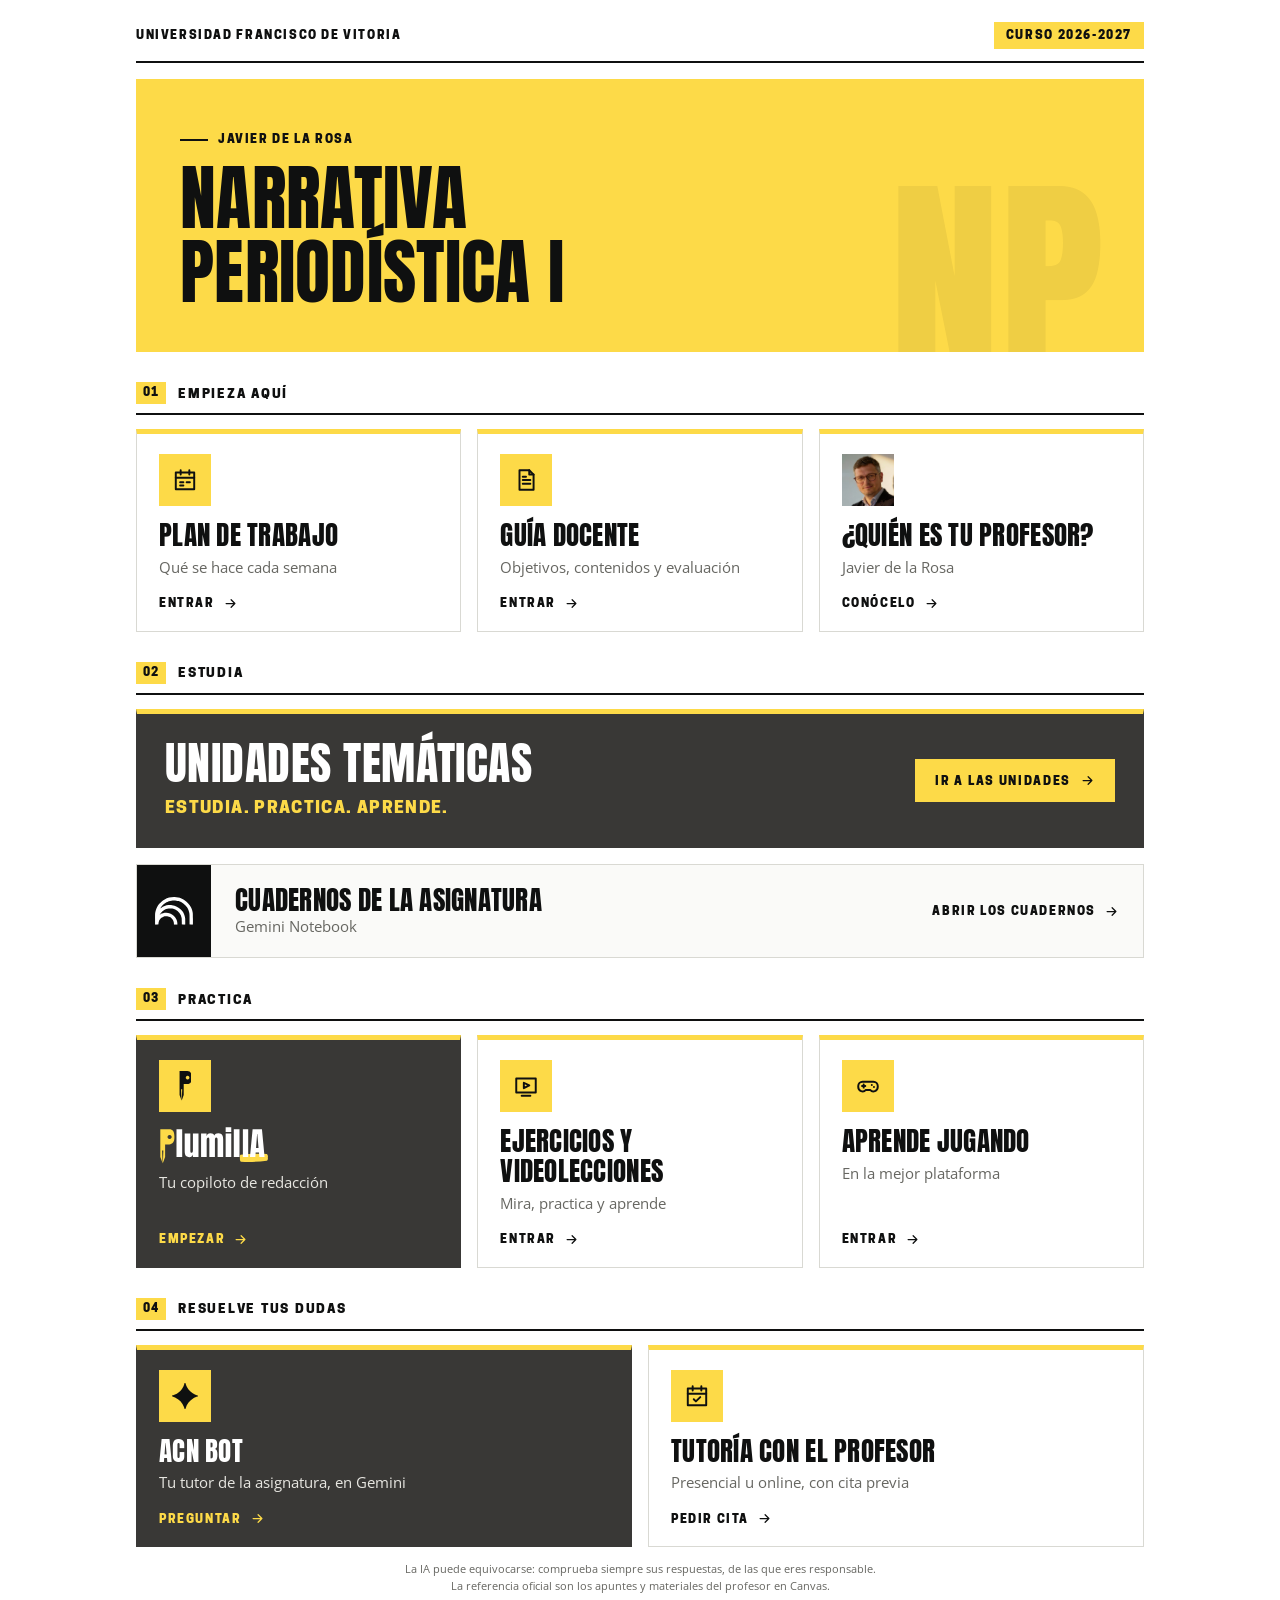
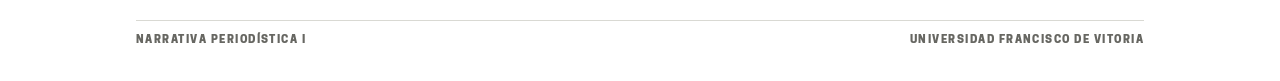
<file: portada/index.html>
<!doctype html>
<html lang="es">
<head>
<meta charset="utf-8">
<meta name="viewport" content="width=device-width, initial-scale=1">
<!-- No indexar en buscadores -->
<meta name="robots" content="noindex, nofollow, noarchive, nosnippet, noimageindex">
<meta name="googlebot" content="noindex, nofollow, noarchive, nosnippet, noimageindex">
<meta name="bingbot" content="noindex, nofollow, noarchive, nosnippet">
<meta name="referrer" content="strict-origin-when-cross-origin">
<title>Narrativa Periodística I · Portada del curso</title>

<!--
  PORTADA DEL CURSO DE CANVAS · NARRATIVA PERIODÍSTICA
  Identidad: «Identidad visual (anuncios y PlumIA)».
  CÓMO EDITARLA
  1) ENLACES de cada bloque: en el bloque «const ENLACES» al final.
     Si un enlace está vacío, el bloque muestra «Próximamente» y no navega.
  2) INSIGNIA de la cabecera: busca «INSIGNIA».
  3) FOTO del profesor: va incrustada en el HTML (busca «FOTO del profesor»).
-->

<link rel="preconnect" href="https://fonts.googleapis.com">
<link rel="preconnect" href="https://fonts.gstatic.com" crossorigin>
<link rel="stylesheet" href="https://fonts.googleapis.com/css2?family=Anton&family=Open+Sans:wght@400;600;700;800&display=swap">
<link rel="preload" href="../assets/fonts/CooperHewitt-Heavy.woff2" as="font" type="font/woff2" crossorigin>

<style>
@font-face{font-family:'Cooper Hewitt'; src:url('../assets/fonts/CooperHewitt-Heavy.woff2') format('woff2'); font-weight:800; font-style:normal; font-display:swap}

:root{
  --yellow:#FDDA48;
  --ink:#0F1010;
  --stone:#393836;
  --stone-2:#2B2A28;
  --paper:#FFFFFF;
  --muted:#676762;
  --line:#D9D9D3;
  --card:#F4F4F0;
  --practice:#FAFAF8;
  --f-display:'Anton', Impact, sans-serif;
  --f-label:'Cooper Hewitt', 'Open Sans', Arial, sans-serif;
  --f-body:'Open Sans', Arial, sans-serif;
}
*{box-sizing:border-box}
html,body{margin:0}
body{background:var(--paper); color:var(--ink); font-family:var(--f-body); font-size:16px; line-height:1.6;
  -webkit-font-smoothing:antialiased}
a{color:inherit}
img{max-width:100%; display:block}
.wrap{max-width:1080px; margin:0 auto; padding:22px clamp(14px,4vw,36px) 34px}

/* ---------- Rótulos ---------- */
.label{font-family:var(--f-label); font-weight:800; text-transform:uppercase; letter-spacing:.14em; font-size:11.5px; line-height:1.3}

/* ---------- Cabecera ---------- */
.topline{display:flex; align-items:center; justify-content:space-between; gap:16px; padding-bottom:12px; border-bottom:2px solid var(--ink)}
.topline .label{color:var(--ink)}
.insignia{background:var(--yellow); color:var(--ink); padding:6px 12px; white-space:nowrap}

.hero{position:relative; overflow:hidden; background:var(--yellow); margin-top:16px; padding:clamp(24px,4.5vw,44px) clamp(22px,4.5vw,44px)}
.hero .label{margin:0 0 10px}
.hero h1{position:relative; margin:0; font:400 clamp(38px,6.6vw,72px)/1.02 var(--f-display); letter-spacing:.004em; text-transform:uppercase; max-width:12ch}
.hero .firma{display:inline-flex; align-items:center; gap:10px; margin:0 0 14px}
.hero .firma::before{content:""; width:28px; height:2px; background:var(--ink)}
.hero .marca{position:absolute; right:clamp(14px,4vw,40px); bottom:-.18em; font:400 clamp(120px,20vw,220px)/1 var(--f-display);
  color:rgba(15,16,16,.06); pointer-events:none; user-select:none}

/* ---------- Secciones ---------- */
.seccion{display:flex; align-items:center; gap:12px; margin:30px 0 0; padding-bottom:9px; border-bottom:2px solid var(--ink);
  font-family:var(--f-label); font-weight:800; text-transform:uppercase; letter-spacing:.14em; font-size:12.5px; line-height:1.2}
.seccion .num{display:grid; place-items:center; min-width:30px; height:22px; padding:0 6px; background:var(--yellow); letter-spacing:.06em; font-size:11.5px}

/* ---------- Bloques ---------- */
.grid{display:grid; gap:16px; margin-top:14px}
.g3{grid-template-columns:repeat(3,1fr)}
.g2{grid-template-columns:repeat(2,1fr)}

.bloque{position:relative; display:flex; flex-direction:column; gap:6px; text-decoration:none; color:var(--ink);
  background:var(--paper); border:1px solid var(--line); border-top:5px solid var(--yellow); padding:20px 22px 18px;
  transition:border-color .18s, background .18s}
.bloque h2,.bloque h3{margin:0; font:400 clamp(22px,2.6vw,27px)/1.1 var(--f-display); text-transform:uppercase; letter-spacing:.01em}
.bloque .sub{margin:0; color:var(--muted); font-size:15px; line-height:1.5}
.ico{width:52px; height:52px; display:grid; place-items:center; background:var(--yellow); margin-bottom:8px; flex:none}
.ico svg{width:26px; height:26px; stroke:var(--ink); fill:none; stroke-width:1.8; stroke-linecap:round; stroke-linejoin:round}
.ir{margin-top:auto; padding-top:10px; display:inline-flex; align-items:center; gap:8px; font-family:var(--f-label); font-weight:800;
  font-size:11.5px; letter-spacing:.14em; text-transform:uppercase}
.ir svg{width:15px; height:15px; stroke:currentColor; fill:none; stroke-width:2; stroke-linecap:round; stroke-linejoin:round; transition:transform .18s}
a.bloque:hover{border-color:var(--ink); border-top-color:var(--yellow)}
a.bloque:hover .ir svg{transform:translateX(3px)}

/* Bloque oscuro (gris carbón) */
.bloque.oscuro{background:var(--stone); color:#fff; border-color:var(--stone); border-top-color:var(--yellow)}
.bloque.oscuro .sub{color:#E7E6E1}
.bloque.oscuro .ir{color:var(--yellow)}
a.bloque.oscuro:hover{background:var(--stone-2); border-color:var(--stone-2); border-top-color:var(--yellow)}

/* Banner ancho: Unidades temáticas */
.banner{display:flex; flex-direction:row; align-items:center; justify-content:space-between; gap:20px 28px; flex-wrap:wrap; padding:26px 28px}
.banner h3{font-size:clamp(30px,4.4vw,46px); line-height:1}
.banner .lema{margin:8px 0 0; font-family:var(--f-label); font-weight:800; font-size:clamp(14px,1.6vw,17px); letter-spacing:.08em; text-transform:uppercase; color:var(--yellow)}
.boton{display:inline-flex; align-items:center; gap:9px; padding:12px 20px; background:var(--yellow); color:var(--ink);
  font-family:var(--f-label); font-weight:800; font-size:12px; letter-spacing:.14em; text-transform:uppercase; white-space:nowrap}
.boton svg{width:15px; height:15px; stroke:currentColor; fill:none; stroke-width:2; stroke-linecap:round; stroke-linejoin:round; transition:transform .18s}
a.bloque:hover .boton svg{transform:translateX(3px)}

/* Bloque práctico: Cuadernos */
.practica{display:flex; flex-direction:row; align-items:stretch; gap:0; padding:0; background:var(--practice); border-top:1px solid var(--line)}
.practica .banda{flex:none; width:74px; background:var(--ink); display:grid; place-items:center}
.practica .banda svg{width:38px; height:auto; aspect-ratio:608/443; color:#fff}
.practica .cuerpo{flex:1; min-width:0; display:flex; align-items:center; justify-content:space-between; gap:14px 24px; flex-wrap:wrap; padding:20px 24px}
.practica .ir{margin:0; padding:0}
a.practica:hover{border-color:var(--ink); border-top-color:var(--ink)}

/* Logotipo PlumilIA sobre carbón (13/11/2026; guía unificada v2.8, sección 4): letras e «IA» en blanco,
   P de plumilla y trazo de rotulador en amarillo. Letras a trazados (no dependen de Anton). Centrado. */
.plumia .plumia-logo{font-size:clamp(26px,3.2vw,32px); line-height:0}
.plumia .plumia-logo svg{display:inline-block; height:1.21em; width:auto; overflow:visible}
.plumia .plumia-logo .letras{fill:#fff}
.plumia .plumia-logo .pluma,.plumia .plumia-logo .trazo{fill:var(--yellow)}
/* Iconos de marca dentro del cuadro amarillo */
.ico .nib-ico{width:auto; height:30px; fill:var(--ink); stroke:none}
.ico .estrella{width:26px; height:26px; color:var(--ink); fill:currentColor; stroke:none}

/* Foto del profesor en el cuadro del icono */
.ico.foto{background:var(--stone); overflow:hidden}
.ico.foto img{width:100%; height:100%; object-fit:cover}

/* Pendientes */
.pendiente{cursor:default}
.pendiente .ir{opacity:.55}
.pendiente .boton{background:transparent; color:inherit; box-shadow:inset 0 0 0 1px currentColor; opacity:.6}

/* Pie */
.aviso-ia{margin:14px auto 0; text-align:center; text-wrap:balance; font-size:11px; line-height:1.5; color:var(--muted)}
footer{margin-top:26px; padding-top:12px; border-top:1px solid var(--line); display:flex; justify-content:space-between; gap:12px; flex-wrap:wrap; color:var(--muted)}
footer .label{font-size:10.5px}

/* Foco y movimiento */
a:focus-visible{outline:3px solid var(--ink); outline-offset:3px}
.oscuro:focus-visible{outline-color:var(--yellow)}
@media (prefers-reduced-motion:reduce){ *{transition:none !important} }

/* ---------- Anchos estrechos ----------
   Las tres primeras tarjetas y las parejas se mantienen en fila hasta 520 px,
   para que la portada se vea igual como página de inicio de Canvas (con la
   columna lateral derecha) que como página interior. */
@media (max-width:760px){
  .g3 .bloque{padding:16px 16px 14px}
  .g3 .bloque h3{font-size:21px}
  .g3 .plumia .plumia-logo{font-size:24px}
  .ico .nib-ico{height:25px}
  .grid .ico{width:44px; height:44px; margin-bottom:6px}
  .grid .ico svg{width:22px; height:22px}
  .g3 .bloque .sub{font-size:14px}
  .g2 .bloque{padding:18px 18px 16px}
}
@media (max-width:650px){
  .wrap{padding:12px 10px 25px}
  .hero{padding:28px 21px}
  .practica .banda{width:56px}
  .banner{padding:22px 21px}
}
@media (max-width:520px){
  .g3,.g2{grid-template-columns:1fr}
}
@media (max-width:420px){
  .topline{flex-wrap:wrap; gap:8px 16px}
}
</style>
</head>
<body>
<!-- LOGOS (SVG en una tinta, toman el color del texto) -->
<svg width="0" height="0" style="position:absolute" aria-hidden="true">
  <symbol id="logo-gemini" viewBox="0 0 1509 340"><path fill="currentColor" fill-rule="evenodd" d="M164.6 337.9C163.2 336.8 162.0 335.1 162.0 334.2C162.0 330.1 152.3 304.3 146.3 292.1C119.3 237.6 70.1 196.2 12.6 179.5C1.9 176.5 -0.0 175.0 0.0 170.0C0.0 165.0 1.9 163.5 12.4 160.5C37.9 153.1 64.6 139.4 86.0 122.7C94.7 115.8 111.8 99.2 119.4 90.0C135.5 70.7 149.6 44.7 158.1 18.9C163.2 3.0 165.1 -0.0 169.6 0.0C173.7 0.0 176.7 3.9 179.0 12.5C185.6 36.7 202.3 68.6 219.0 89.0C246.6 122.7 285.6 148.7 326.5 160.5C336.6 163.4 339.3 165.4 339.3 170.0C339.3 174.7 336.6 176.6 325.2 180.0C302.4 186.7 276.9 199.7 257.3 214.4C245.3 223.4 226.2 241.8 217.7 252.6C200.7 274.3 186.2 302.2 179.5 326.2C175.8 339.3 171.1 343.0 164.6 337.9ZM544.3 305.0C504.3 300.5 468.7 279.1 446.9 246.7C431.7 223.9 425.0 201.3 425.0 172.0C425.0 142.6 431.3 120.9 446.9 97.2C465.8 68.4 496.1 48.2 532.1 40.4C543.7 37.8 573.7 37.8 586.2 40.3C603.9 43.9 620.7 50.7 634.2 59.8C642.8 65.6 654.0 75.6 654.0 77.5C654.0 78.1 648.0 84.4 640.6 91.3L627.3 103.9 624.4 100.9C616.1 92.1 597.9 81.7 585.5 78.5C570.2 74.6 551.5 74.2 537.1 77.6C504.8 85.0 477.5 110.4 468.6 141.2C454.5 190.1 475.4 239.7 518.5 259.6C533.0 266.3 539.4 267.5 560.0 267.4C575.9 267.4 579.6 267.1 586.5 265.2C616.2 257.0 637.2 236.1 644.0 208.0C645.1 203.3 646.0 198.7 646.0 197.8C646.0 196.1 643.2 196.0 602.0 196.0L558.0 196.0 558.2 178.8L558.5 161.5 620.6 161.2L682.8 161.0 683.5 163.2C684.9 167.8 685.2 191.0 684.1 200.4C680.5 228.8 667.3 255.6 648.2 273.0C631.4 288.4 611.3 298.4 587.5 302.9C575.8 305.2 554.7 306.2 544.3 305.0ZM782.5 305.0C767.9 303.1 755.7 298.5 743.5 290.5C720.2 275.3 706.4 251.9 702.9 221.7C699.3 190.6 708.9 160.6 729.3 139.3C747.6 120.3 767.1 112.0 793.8 112.0C812.8 112.0 826.3 115.4 840.4 123.6C865.5 138.3 879.8 164.7 881.7 199.6C882.0 206.3 882.0 212.9 881.6 214.4L881.0 217.0 810.4 217.0L739.9 217.0 740.5 220.8C741.7 227.9 745.2 238.5 748.2 244.3C754.4 255.8 769.9 267.0 783.8 269.9C796.1 272.5 813.0 270.6 822.9 265.6C830.4 261.8 840.4 251.9 846.6 242.2C846.8 241.9 877.1 256.8 877.9 257.5C878.1 257.8 876.3 261.0 873.9 264.7C864.8 278.8 846.8 293.9 833.2 299.0C817.1 305.0 799.2 307.1 782.5 305.0ZM903.2 208.8L903.5 117.5 921.8 117.2L940.0 117.0 940.0 129.5C940.0 139.2 940.3 142.0 941.3 142.0C942.1 142.0 943.3 140.8 944.1 139.4C944.8 137.9 948.7 133.7 952.7 130.0C960.6 122.6 972.5 116.0 982.5 113.5C990.1 111.6 1006.6 111.6 1014.9 113.5C1028.7 116.8 1043.7 127.8 1050.6 139.8L1053.7 145.2 1057.3 140.2C1065.1 129.7 1078.5 119.9 1091.6 115.3C1099.0 112.7 1100.6 112.5 1115.5 112.5C1129.7 112.5 1132.3 112.8 1138.7 114.9C1157.2 120.9 1170.1 135.6 1176.2 157.5C1178.4 165.3 1178.4 166.8 1178.8 232.8L1179.1 300.0 1160.0 300.0L1141.0 300.0 1141.0 242.8C1141.0 210.0 1140.5 182.5 1140.0 178.6C1138.5 168.8 1134.7 160.8 1128.8 155.5C1122.2 149.6 1115.8 147.5 1104.5 147.5C1096.5 147.5 1094.8 147.9 1088.7 150.8C1080.7 154.5 1072.0 162.8 1067.7 170.7C1066.2 173.5 1064.1 179.3 1063.0 183.6C1061.1 190.8 1061.0 194.8 1061.0 245.7L1061.0 300.0 1041.5 300.0L1022.0 300.0 1022.0 240.0C1022.0 199.5 1021.6 178.4 1020.9 174.8C1018.4 163.0 1011.0 153.7 1001.0 149.8C996.8 148.1 993.3 147.6 986.0 147.6C977.6 147.5 975.8 147.9 970.3 150.4C961.9 154.3 953.1 163.4 948.4 173.3C942.4 185.9 942.1 190.3 942.0 248.2L942.0 300.0 922.5 300.0L903.0 300.0 903.2 208.8ZM1206.0 208.5L1206.0 117.0 1225.0 117.0L1244.0 117.0 1244.0 208.5L1244.0 300.0 1225.0 300.0L1206.0 300.0 1206.0 208.5ZM1273.0 208.5L1273.0 117.0 1291.0 117.0L1309.0 117.0 1309.0 129.5C1309.0 138.8 1309.3 142.0 1310.2 142.0C1310.9 142.0 1313.4 139.6 1315.7 136.6C1324.0 125.8 1339.0 116.7 1353.7 113.4C1365.0 110.9 1383.8 111.8 1394.3 115.4C1413.5 121.9 1426.5 136.2 1433.2 158.2C1435.4 165.4 1435.4 166.5 1435.8 232.8L1436.1 300.0 1417.0 300.0L1398.0 300.0 1398.0 241.7C1398.0 203.9 1397.6 181.3 1396.9 177.5C1393.9 161.2 1383.2 150.8 1366.5 147.9C1348.7 144.8 1333.0 151.6 1322.1 167.1C1316.4 175.1 1313.4 183.1 1312.0 194.0C1311.5 198.1 1311.0 223.7 1311.0 250.8L1311.0 300.0 1292.0 300.0L1273.0 300.0 1273.0 208.5ZM1463.2 208.8L1463.5 117.5 1482.8 117.2L1502.0 117.0 1502.0 208.5L1502.0 300.0 1482.5 300.0L1463.0 300.0 1463.2 208.8ZM842.9 183.3C841.7 177.0 836.8 166.6 832.5 161.4C827.7 155.5 818.1 149.4 809.8 146.9C800.5 144.0 783.4 144.5 774.8 147.9C760.4 153.5 747.6 168.2 743.2 184.3L742.2 188.0 793.0 188.0L843.7 188.0 842.9 183.3ZM1218.9 89.6C1212.4 87.9 1208.0 85.0 1204.3 80.2C1194.5 67.3 1198.6 49.3 1212.9 41.8C1225.8 35.1 1242.0 40.3 1248.4 53.2C1258.1 72.7 1239.8 95.3 1218.9 89.6ZM1477.2 90.0C1468.9 88.3 1460.5 80.8 1458.2 73.1C1452.8 55.3 1464.7 39.0 1483.0 39.0C1491.3 39.0 1496.1 41.2 1502.2 47.7C1507.1 53.0 1509.0 57.7 1509.0 64.6C1509.0 80.7 1493.3 93.2 1477.2 90.0Z"/></symbol>
  <symbol id="logo-gemini-estrella" viewBox="0 0 516 516"><path fill="currentColor" fill-rule="evenodd" d="M253.5 515.1C249.4 513.3 247.2 509.4 244.5 499.5C243.0 494.0 239.8 484.0 237.4 477.2C206.7 392.3 142.6 323.6 60.6 287.4C47.2 281.5 22.2 272.7 11.2 270.0C1.9 267.7 -2.5 259.3 1.9 252.2C4.4 248.3 6.8 247.2 23.0 242.5C126.1 212.5 212.5 126.1 242.5 22.8C247.2 6.7 248.3 4.4 252.2 2.0C256.1 -0.3 259.1 -0.5 262.8 1.4C267.3 3.7 268.7 6.1 271.4 16.3C276.7 35.6 283.5 53.1 294.0 74.1C328.8 143.6 383.9 196.6 454.3 228.1C467.8 234.2 492.9 243.1 504.8 246.0C507.1 246.6 510.5 248.4 512.3 250.0C515.1 252.5 515.5 253.5 515.5 257.9C515.5 262.0 515.0 263.4 512.6 265.9C511.0 267.5 508.3 269.2 506.6 269.6C483.6 274.5 444.7 290.9 417.9 307.0C345.6 350.6 290.8 423.9 270.0 504.8C268.4 510.9 264.4 515.0 259.5 515.5C257.3 515.8 254.6 515.6 253.5 515.1Z"/></symbol>
  <symbol id="logo-gemini-notebook" viewBox="0 0 608 443"><path fill="currentColor" fill-rule="evenodd" d="M1.2 442.0C0.8 441.7 0.7 401.7 1.1 353.0C1.6 268.5 1.7 264.0 3.7 252.9C6.6 237.5 13.1 211.6 17.0 200.5C27.5 171.0 48.5 133.3 65.8 113.2C67.0 111.7 70.4 107.7 73.3 104.3C77.8 98.8 96.0 80.6 103.2 74.3C116.8 62.3 136.4 48.7 154.5 38.5C203.2 11.3 255.7 -1.4 313.0 0.3C353.3 1.5 389.3 9.1 423.0 23.7C446.4 33.8 453.0 37.3 473.0 50.5C516.4 78.9 552.0 118.5 575.0 164.0C586.9 187.6 592.2 201.6 598.5 226.5C606.6 258.4 606.3 254.0 606.9 353.0C607.2 401.7 607.2 441.7 606.8 442.0C606.5 442.3 594.1 442.4 579.3 442.2L552.5 441.9 552.8 370.7C553.1 284.2 552.4 269.9 545.9 243.0C539.3 215.9 526.3 185.9 512.0 165.1C478.9 116.7 433.3 82.7 378.0 65.1C358.4 58.9 325.6 54.0 303.7 54.0C278.4 54.1 245.4 59.6 222.8 67.6C217.1 69.6 211.5 71.4 210.2 71.7C209.0 72.0 208.0 72.6 208.0 73.1C208.0 73.6 207.5 74.0 206.8 74.0C206.1 74.0 199.3 77.1 191.5 80.9C156.3 98.3 126.4 123.7 101.2 157.8C94.7 166.6 84.7 183.0 85.4 183.7C85.6 183.9 90.9 180.4 97.2 175.7C133.6 148.8 171.6 134.4 220.3 128.9C232.0 127.6 258.4 128.1 273.0 130.0C326.1 136.7 375.5 160.8 413.0 198.0C425.3 210.1 427.8 213.0 436.5 224.5C450.7 243.3 460.6 261.5 469.9 286.0C476.1 302.3 481.2 324.9 483.0 344.5C483.9 354.1 484.4 441.2 483.6 442.1C483.4 442.3 471.0 442.4 456.2 442.2L429.2 441.9 428.7 393.7C428.3 349.3 428.1 344.6 426.1 334.2C415.0 276.4 377.2 227.0 324.5 201.5C308.6 193.8 301.9 191.5 276.5 185.4C267.7 183.3 230.1 182.3 219.0 183.9C188.8 188.2 167.0 196.0 142.1 211.2C118.5 225.7 96.9 247.8 80.7 274.1C78.1 278.3 76.0 282.0 76.0 282.4C76.0 283.8 78.3 282.8 84.9 278.5C91.9 274.0 107.0 266.5 111.5 265.4C112.9 265.1 114.3 264.4 114.6 263.9C114.9 263.4 116.1 263.0 117.4 263.0C118.6 263.0 120.0 262.6 120.5 262.1C121.1 261.6 124.9 260.3 129.0 259.1C166.7 248.7 206.0 250.1 241.2 263.1C285.0 279.2 319.1 309.5 339.4 350.5C352.7 377.3 358.0 400.2 358.0 430.5L358.0 442.0 330.5 442.0L303.0 442.0 303.0 429.8C303.0 412.6 299.1 393.5 292.7 379.8C287.0 367.3 276.5 352.2 267.5 343.4C256.3 332.4 249.2 327.1 237.6 321.2C216.1 310.1 202.0 306.7 178.0 306.7C164.6 306.8 161.1 307.1 152.2 309.4C146.5 310.9 139.0 313.2 135.4 314.5C128.5 317.1 111.6 325.5 109.7 327.4C109.0 328.0 106.0 330.4 103.0 332.6C84.8 346.2 68.6 369.0 61.8 390.5C57.4 404.4 55.9 412.8 55.4 427.3L54.9 441.5 28.4 442.0C13.8 442.3 1.5 442.3 1.2 442.0Z"/></symbol>
</svg>
<main class="wrap">

  <!-- ===== Cabecera ===== -->
  <header class="topline">
    <span class="label">Universidad Francisco de Vitoria</span>
    <!-- INSIGNIA: cambia el texto entre las etiquetas -->
    <span class="label insignia">Curso 2026-2027</span>
  </header>

  <section class="hero" aria-labelledby="titulo">
    <p class="label firma">Javier de la Rosa</p>
    <h1 id="titulo">Narrativa Periodística I</h1>
    <span class="marca" aria-hidden="true">NP</span>
  </section>

  <!-- ===== 1 · Empieza aquí ===== -->
  <section aria-labelledby="s1">
  <h2 class="seccion" id="s1"><span class="num">01</span>Empieza aquí</h2>
  <div class="grid g3">
    <a class="bloque" data-enlace="plan">
      <span class="ico" aria-hidden="true"><svg viewBox="0 0 24 24"><rect x="3.5" y="5" width="17" height="15.5"/><path d="M3.5 10h17M8 3v4M16 3v4M7.5 14h3M13.5 14h3M7.5 17h3"/></svg></span>
      <h3>Plan de trabajo</h3>
      <p class="sub">Qué se hace cada semana</p>
      <span class="ir">Entrar <svg viewBox="0 0 24 24" aria-hidden="true"><path d="M5 12h14M13 6l6 6-6 6"/></svg></span>
    </a>
    <a class="bloque" data-enlace="guia">
      <span class="ico" aria-hidden="true"><svg viewBox="0 0 24 24"><path d="M6 3h9l4 4v14H6z"/><path d="M15 3v4h4M9 12h7M9 15.5h7M9 9h3"/></svg></span>
      <h3>Guía docente</h3>
      <p class="sub">Objetivos, contenidos y evaluación</p>
      <span class="ir">Entrar <svg viewBox="0 0 24 24" aria-hidden="true"><path d="M5 12h14M13 6l6 6-6 6"/></svg></span>
    </a>
    <a class="bloque" data-enlace="profesor">
      <!-- FOTO del profesor: JPG cuadrado incrustado en base64 (240×240) -->
      <span class="ico foto" aria-hidden="true"><img src="[data-uri]" alt=""></span>
      <h3>¿Quién es tu profesor?</h3>
      <p class="sub">Javier de la Rosa</p>
      <span class="ir">Conócelo <svg viewBox="0 0 24 24" aria-hidden="true"><path d="M5 12h14M13 6l6 6-6 6"/></svg></span>
    </a>
  </div>
  </section>

  <!-- ===== 2 · Estudia ===== -->
  <section aria-labelledby="s2">
  <h2 class="seccion" id="s2"><span class="num">02</span>Estudia</h2>
  <div class="grid">
    <a class="bloque oscuro banner" data-enlace="unidades">
      <div>
        <h3>Unidades temáticas</h3>
        <p class="lema">Estudia. Practica. Aprende.</p>
      </div>
      <span class="boton">Ir a las unidades <svg viewBox="0 0 24 24" aria-hidden="true"><path d="M5 12h14M13 6l6 6-6 6"/></svg></span>
    </a>
    <a class="bloque practica" data-enlace="cuadernos">
      <span class="banda" aria-hidden="true"><svg><use href="#logo-gemini-notebook"/></svg></span>
      <div class="cuerpo">
        <div>
          <h3>Cuadernos de la asignatura</h3>
          <p class="sub">Gemini Notebook</p>
        </div>
        <span class="ir">Abrir los cuadernos <svg viewBox="0 0 24 24" aria-hidden="true"><path d="M5 12h14M13 6l6 6-6 6"/></svg></span>
      </div>
    </a>
  </div>
  </section>

  <!-- ===== 3 · Practica ===== -->
  <section aria-labelledby="s3">
  <h2 class="seccion" id="s3"><span class="num">03</span>Practica</h2>
  <div class="grid g3">
    <a class="bloque oscuro plumia" data-enlace="plumia">
      <span class="ico" aria-hidden="true"><svg class="nib-ico" viewBox="0 0 46 108"><path fill-rule="evenodd" d="M2 0H30C41 0 46 8 46 22V25C46 40 40 47 30 47H17V86L9.5 107L2 86Z M31 17.5a6.5 6.5 0 1 0 0.01 0Z M7.4 66H11.6L9.75 107H9.25Z"/></svg></span>
      <h3 class="plumia-logo" aria-label="Plumilla"><svg viewBox="22 14 330 116" aria-hidden="true" focusable="false"><path class="trazo" transform="translate(306.48 109.06) rotate(-1.5) translate(-42.81 -15.36) scale(0.4281 0.7680)" d="M7 7 C2 9 0 15 2 20 C0 26 3 33 9 34 C70 37 130 36 189 33 C195 32 199 27 197 21 C200 15 197 9 191 7 C130 4 66 4 7 7 Z"/><path class="pluma" transform="translate(24 24) scale(0.96)" fill-rule="evenodd" d="M2 0H30C41 0 46 8 46 22V25C46 40 40 47 30 47H17V86L9.5 107L2 86Z M31 17.5a6.5 6.5 0 1 0 0.01 0Z M7.4 66H11.6L9.75 107H9.25Z"/><path class="letras" d="M74.415 106.56V24.06H91.4775V106.56Z M112.734375 107.31Q107.109375 107.31 104.1328125 104.96625Q101.15625 102.6225 100.078125 98.4271875Q99.0 94.231875 99.0 88.606875V36.2475H115.875V86.638125Q115.875 90.856875 116.53125 92.5209375Q117.1875 94.185 119.625 94.185Q122.25 94.185 122.9296875 91.84125Q123.609375 89.4975 123.609375 85.794375V36.2475H140.34375V106.56H123.5625V99.06Q121.96875 103.09125 119.7421875 105.200625Q117.515625 107.31 112.734375 107.31Z M148.05375 106.56V36.2475H164.46V44.40375Q165.585 40.09125 168.30375 37.794375Q171.0225 35.4975 176.2725 35.4975Q180.49125 35.4975 183.4678125 37.4428125Q186.444375 39.388125 187.663125 42.575625Q189.585 39.106875 192.1865625 37.3021875Q194.788125 35.4975 199.61625 35.4975Q205.475625 35.4975 208.6396875 38.0053125Q211.80375 40.513125 213.0459375 44.9428125Q214.288125 49.3725 214.288125 55.185V106.56H197.55375V54.90375Q197.55375 48.106875 194.085 48.106875Q192.256875 48.106875 191.2725 49.3490625Q190.288125 50.59125 189.913125 52.419375Q189.538125 54.2475 189.538125 56.075625V106.56H172.80375V54.90375Q172.80375 52.700625 172.2646875 50.4975Q171.725625 48.294375 169.5225 48.294375Q167.6475 48.294375 166.61625 49.65375Q165.585 51.013125 165.21 53.0053125Q164.835 54.9975 164.835 56.919375V106.56Z M221.716875 31.935V17.96625H238.498125V31.935ZM221.716875 106.56V36.2475H238.498125V106.56Z M246.114375 106.56V24.06H263.176875V106.56Z M273.298125 106.56V24.06H289.235625V106.56Z M294.508125 106.56 302.476875 24.06H330.46125L338.289375 106.56H322.68L321.508125 93.2475H311.570625L310.539375 106.56ZM312.7425 80.075625H320.2425L316.633125 38.1225H315.883125Z"/></svg></h3>
      <p class="sub">Tu copiloto de redacción</p>
      <span class="ir">Empezar <svg viewBox="0 0 24 24" aria-hidden="true"><path d="M5 12h14M13 6l6 6-6 6"/></svg></span>
    </a>
    <a class="bloque" data-enlace="ejercicios">
      <span class="ico" aria-hidden="true"><svg viewBox="0 0 24 24"><rect x="3" y="5" width="18" height="13"/><path d="M10 9l5 2.5-5 2.5z"/><path d="M8 21h8"/></svg></span>
      <h3>Ejercicios y videolecciones</h3>
      <p class="sub">Mira, practica y aprende</p>
      <span class="ir">Entrar <svg viewBox="0 0 24 24" aria-hidden="true"><path d="M5 12h14M13 6l6 6-6 6"/></svg></span>
    </a>
    <a class="bloque" data-enlace="jugando">
      <span class="ico" aria-hidden="true"><svg viewBox="0 0 24 24"><path d="M7 8h10a4 4 0 014 4v1a4 4 0 01-7 2.6h-4A4 4 0 013 13v-1a4 4 0 014-4z"/><path d="M8 10.5v3M6.5 12h3"/><path d="M15.5 11h.01M17.5 13h.01"/></svg></span>
      <h3>Aprende jugando</h3>
      <p class="sub">En la mejor plataforma</p>
      <span class="ir">Entrar <svg viewBox="0 0 24 24" aria-hidden="true"><path d="M5 12h14M13 6l6 6-6 6"/></svg></span>
    </a>
  </div>
  </section>

  <!-- ===== 4 · Resuelve tus dudas ===== -->
  <section aria-labelledby="s4">
  <h2 class="seccion" id="s4"><span class="num">04</span>Resuelve tus dudas</h2>
  <div class="grid g2">
    <a class="bloque oscuro" data-enlace="acnbot">
      <span class="ico" aria-hidden="true"><svg class="estrella"><use href="#logo-gemini-estrella"/></svg></span>
      <h3>ACN BOT</h3>
      <p class="sub">Tu tutor de la asignatura, en Gemini</p>
      <span class="ir">Preguntar <svg viewBox="0 0 24 24" aria-hidden="true"><path d="M5 12h14M13 6l6 6-6 6"/></svg></span>
    </a>
    <a class="bloque" data-enlace="tutoria">
      <span class="ico" aria-hidden="true"><svg viewBox="0 0 24 24"><rect x="3.5" y="5" width="17" height="15.5"/><path d="M3.5 10h17M8 3v4M16 3v4"/><path d="M9 15l2 2 4-4"/></svg></span>
      <h3>Tutoría con el profesor</h3>
      <p class="sub">Presencial u online, con cita previa</p>
      <span class="ir">Pedir cita <svg viewBox="0 0 24 24" aria-hidden="true"><path d="M5 12h14M13 6l6 6-6 6"/></svg></span>
    </a>
  </div>

  <!-- Aviso sobre la IA -->
  <p class="aviso-ia" role="note">La IA puede equivocarse: comprueba siempre sus respuestas, de las que eres responsable.<br>
  La referencia oficial son los apuntes y materiales del profesor en Canvas.</p>
  </section>

  <footer>
    <span class="label">Narrativa Periodística I</span>
    <span class="label">Universidad Francisco de Vitoria</span>
  </footer>
</main>

<script>
/* ENLACES
   Pega entre comillas la dirección de cada bloque.
   Todos se abren en una pestaña nueva para salir del iframe.
   Si un enlace está vacío, el bloque muestra «Próximamente» y no navega. */
const ENLACES = {
  "plan":       "https://ufv-es.instructure.com/courses/70362/pages/plan-de-trabajo-interactivo",   // Plan de trabajo
  "guia":       "https://ufv-es.instructure.com/courses/70362/files/8277407",   // Guía docente
  "jugando":    "https://es.educaplay.com/usuario/2598671-javier/",   // Aprende jugando
  "unidades":   "https://ufv-es.instructure.com/courses/70362/pages/unidades-tematicas",   // Unidades temáticas
  "cuadernos":  "https://ufv-es.instructure.com/courses/70362/pages/cuaderno-general-de-la-asignatura-y-bibliografia",   // Cuadernos de la asignatura (Gemini Notebook)
  "profesor":   "https://ufv-es.instructure.com/courses/70362/pages/profesor-y-enfoque-de-la-asignatura",   // ¿Quién es tu profesor? → página de Canvas del profesor
  "ejercicios": "https://ufv-es.instructure.com/courses/70362/pages/ejercicios-y-video-lecciones",   // Ejercicios y videolecciones
  "tutoria":    "https://www.supersaas.es/schedule/tutoriasredaccion/Tutorias_mi%C3%A9rcoles",   // Gestor de citas de tutoría
  "plumia":     "https://ufv-es.instructure.com/courses/70362/pages/plumia",   // PlumIA · Tu copiloto de redacción
  "acnbot":     "https://gemini.google.com/gem/1wAP9IxNXP2BvCBA4N_yAwYvJ6oged82X?usp=sharing"    // ACN BOT (Gemini)
};
document.querySelectorAll('[data-enlace]').forEach(a => {
  const url = (ENLACES[a.dataset.enlace] || "").trim();
  if (url) {
    a.href = url;
    a.target = "_blank";
    a.rel = "noopener noreferrer";
  } else {
    a.classList.add('pendiente');
    a.setAttribute('aria-disabled', 'true');
    const accion = a.querySelector('.ir, .boton');
    if (accion) accion.innerHTML = 'Próximamente';
  }
});
</script>
</body>
</html>
</file>
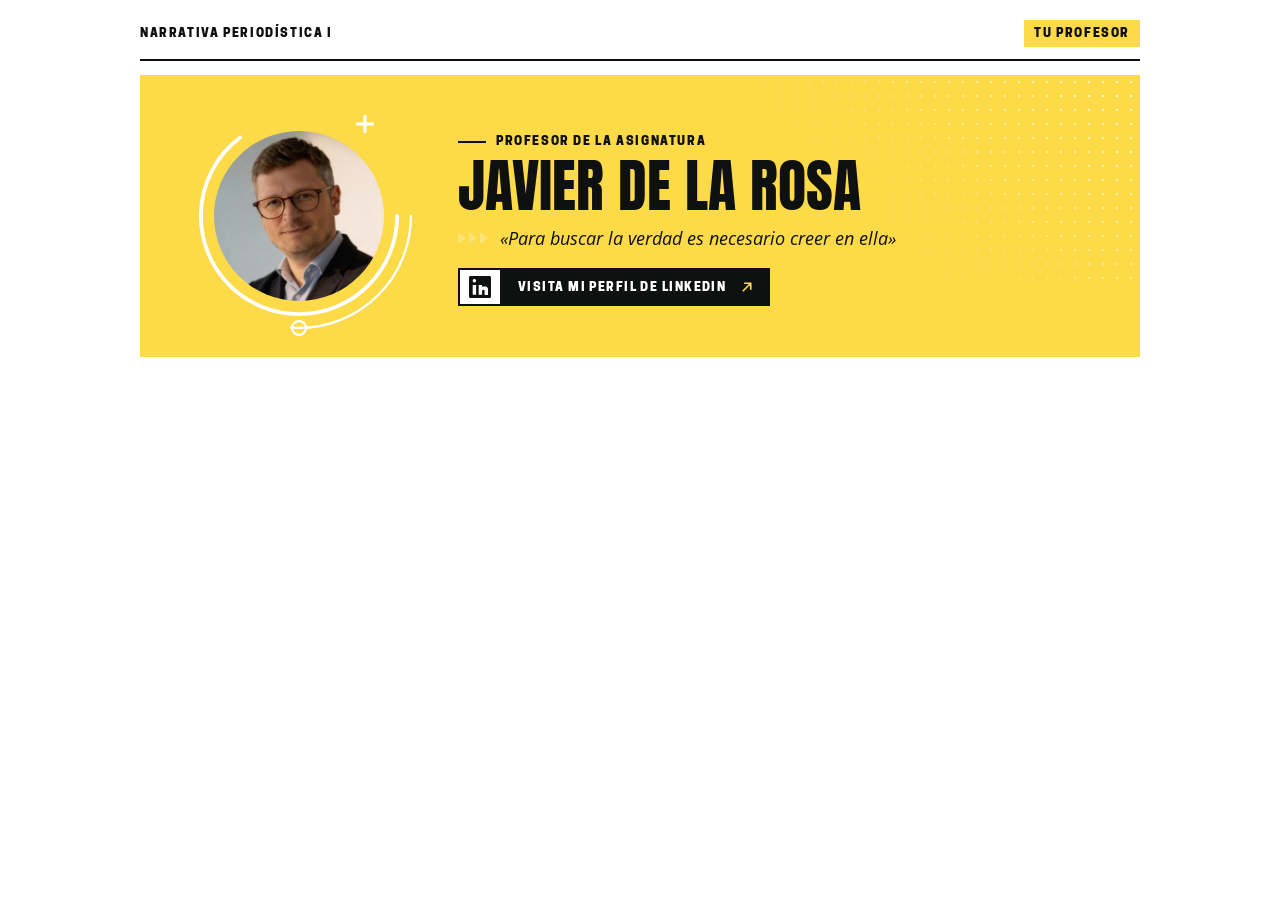
<file: profesor/index.html>
<!doctype html>
<html lang="es">
<head>
<meta charset="utf-8">
<meta name="viewport" content="width=device-width,initial-scale=1">
<!-- No indexar en buscadores -->
<meta name="robots" content="noindex, nofollow, noarchive, nosnippet, noimageindex">
<meta name="googlebot" content="noindex, nofollow, noarchive, nosnippet, noimageindex">
<meta name="bingbot" content="noindex, nofollow, noarchive, nosnippet">
<meta name="referrer" content="strict-origin-when-cross-origin">
<meta name="color-scheme" content="light">
<title>Javier de la Rosa · Tu profesor | Narrativa Periodística I</title>
<link rel="preconnect" href="https://fonts.googleapis.com">
<link rel="preconnect" href="https://fonts.gstatic.com" crossorigin>
<link rel="stylesheet" href="https://fonts.googleapis.com/css2?family=Anton&family=Open+Sans:ital,wght@0,400;0,600;1,400&display=swap">
<link rel="preload" href="../assets/fonts/CooperHewitt-Heavy.woff2" as="font" type="font/woff2" crossorigin>
<style>
/* Identidad de marca v2.5: Anton · Cooper Hewitt · Open Sans. Cabecera del profesor, compacta. */
@font-face{font-family:'Cooper Hewitt'; src:url('../assets/fonts/CooperHewitt-Heavy.woff2') format('woff2'); font-weight:800; font-display:swap}
:root{--yellow:#FDDA48;--ink:#0F1010;--stone:#393836;--paper:#fff;--muted:#676762;--line:#D9D9D3;
  --f-label:'Cooper Hewitt','Open Sans',Arial,sans-serif}
*{box-sizing:border-box}
body{margin:0;background:var(--paper);color:var(--ink);font-family:'Open Sans',Arial,sans-serif;-webkit-font-smoothing:antialiased}
main{max-width:1080px;margin:auto;padding:20px clamp(14px,4vw,40px) 22px}
.label{font-family:var(--f-label);font-weight:800;text-transform:uppercase;letter-spacing:.14em;font-size:11.5px;line-height:1.3}

.topline{display:flex;align-items:center;justify-content:space-between;gap:8px 12px;flex-wrap:wrap;border-bottom:2px solid var(--ink);padding-bottom:12px}
.edition{color:var(--stone)}
.tag{background:var(--yellow);padding:6px 10px;white-space:nowrap}

/* ---------- Bloque amarillo apaisado: retrato | nombre, lema y LinkedIn ---------- */
.hero{position:relative;overflow:hidden;isolation:isolate;background:var(--yellow);margin-top:14px;
  display:grid;grid-template-columns:auto 1fr;align-items:center;gap:16px clamp(22px,4vw,44px);padding:clamp(18px,2.6vw,26px) clamp(20px,4vw,44px)}
/* trama de puntos blancos, arriba a la derecha (como en el original) */
.hero:before{content:"";position:absolute;top:0;right:0;width:38%;height:75%;z-index:-1;opacity:.7;
  background:radial-gradient(circle,#fff 1.3px,transparent 1.6px) 0 0/14px 14px;
  -webkit-mask:linear-gradient(225deg,#000 10%,transparent 70%);mask:linear-gradient(225deg,#000 10%,transparent 70%)}
.texto{min-width:0}
.hero .label{display:inline-flex;align-items:center;gap:10px;margin:0 0 8px}
.hero .label:before{content:"";width:28px;height:2px;background:var(--ink)}
.hero h1{font:400 clamp(34px,5.2vw,58px)/1 'Anton',sans-serif;text-transform:uppercase;margin:0}
.lema{display:flex;align-items:center;gap:12px;margin:10px 0 0}
.lema blockquote{margin:0;font-style:italic;font-size:clamp(15px,1.8vw,18px);line-height:1.45}
/* tres triángulos que se encienden en secuencia, señalando el lema */
.flechas{display:flex;gap:3px;flex:none}
.flechas i{width:0;height:0;border-left:8px solid #fff;border-top:6px solid transparent;border-bottom:6px solid transparent;opacity:.25;animation:enciende 1.8s infinite}
.flechas i:nth-child(2){animation-delay:.2s}
.flechas i:nth-child(3){animation-delay:.4s}
@keyframes enciende{0%,100%{opacity:.25}30%{opacity:1}}

/* retrato: dos arcos blancos que giran en sentidos opuestos + un aro que orbita */
.retrato{position:relative;width:clamp(170px,24vw,230px);aspect-ratio:1;flex:none}
.retrato img{position:absolute;inset:13%;width:74%;height:74%;border-radius:50%;object-fit:cover;display:block}
.retrato svg{position:absolute;inset:0;width:100%;height:100%;overflow:visible}
.retrato .a1,.retrato .a2{transform-origin:150px 150px;transform-box:view-box}
.retrato .a1{animation:gira 10s linear infinite}
.retrato .a2{animation:gira 16s linear infinite reverse}
.retrato .mas{transform-origin:236px 30px;transform-box:view-box;animation:salta 4s ease-in-out infinite}
@keyframes gira{to{transform:rotate(360deg)}}
@keyframes salta{0%,70%{transform:rotate(0)}85%,100%{transform:rotate(90deg)}}

/* ---------- Botón de LinkedIn (negro puro, logo en cuadro amarillo) ---------- */
.linkedin{display:inline-flex;align-items:stretch;margin-top:16px;background:var(--ink);color:#fff;text-decoration:none}
.linkedin .logo{flex:none;width:44px;background:var(--paper);display:grid;place-items:center;box-shadow:inset 0 0 0 2px var(--ink);transition:background .2s}
.linkedin .logo svg{width:22px;height:auto;color:var(--ink)}
.linkedin .txt{display:flex;align-items:center;padding:12px 6px 12px 16px;font:800 12px/1.2 var(--f-label);letter-spacing:.12em;text-transform:uppercase}
.linkedin .flecha{flex:none;align-self:center;width:18px;height:18px;margin:0 14px 0 6px;fill:none;stroke:var(--yellow);stroke-width:2.2;stroke-linecap:round;stroke-linejoin:round;transition:transform .2s}
.linkedin:hover .flecha{transform:translate(3px,-3px)}
.linkedin:hover .logo{background:var(--yellow)}
.linkedin:focus-visible{outline:3px solid var(--ink);outline-offset:3px}

@media(max-width:600px){
  main{padding:12px 10px 16px}
  .topline .label{font-size:10px}
  .hero{grid-template-columns:1fr;justify-items:start;padding:22px 20px}
  .retrato{width:170px}
  .hero:before{width:70%;height:40%}
  .linkedin{display:flex;width:100%}
  .linkedin .txt{flex:1}
}
@media(prefers-reduced-motion:reduce){
  .retrato .a1,.retrato .a2,.retrato .mas,.flechas i{animation:none}
  .flechas i{opacity:1}
}
</style>
</head>
<body>
<main>
  <header class="topline label"><span>Narrativa Periodística I</span><span class="tag">Tu profesor</span></header>

  <section class="hero" aria-labelledby="nombre">
    <div class="retrato">
      <!-- Retrato incrustado en base64 (JPG 360×360) -->
      <img src="[data-uri]" alt="Retrato de Javier de la Rosa">
      <svg viewBox="0 0 300 300" aria-hidden="true">
        <g class="a1"><circle cx="150" cy="150" r="128" fill="none" stroke="#fff" stroke-width="5" stroke-linecap="round" stroke-dasharray="520 284"/></g>
        <g class="a2">
          <circle cx="150" cy="150" r="146" fill="none" stroke="#fff" stroke-width="3" stroke-linecap="round" stroke-dasharray="240 677"/>
          <circle cx="150" cy="296" r="9" fill="none" stroke="#fff" stroke-width="3"/>
        </g>
        <g class="mas"><path d="M226 30h20M236 20v20" stroke="#fff" stroke-width="4" stroke-linecap="round"/></g>
      </svg>
    </div>
    <div class="texto">
      <p class="label">Profesor de la asignatura</p>
      <h1 id="nombre">Javier de la Rosa</h1>
      <div class="lema">
        <span class="flechas" aria-hidden="true"><i></i><i></i><i></i></span>
        <blockquote>«Para buscar la verdad es necesario creer en ella»</blockquote>
      </div>
      <a class="linkedin" href="https://www.linkedin.com/in/javier-de-la-rosa-066baa2a/" target="_blank" rel="noopener noreferrer" aria-label="Visita mi perfil de LinkedIn (se abre en una pestaña nueva)">
        <span class="logo" aria-hidden="true"><svg viewBox="0 0 480 480"><path fill="currentColor" fill-rule="evenodd" d="M22.3 478.1C12.0 474.6 4.8 467.4 1.6 457.5C0.1 453.0 -0.0 432.9 0.2 238.0L0.5 23.5 3.0 18.5C6.1 12.1 12.1 6.1 18.5 3.0L23.5 0.5 240.0 0.5L456.5 0.5 461.5 3.0C467.9 6.1 473.9 12.1 477.0 18.5L479.5 23.5 479.5 239.5L479.5 455.5 476.9 461.0C473.5 468.1 468.0 473.6 461.1 476.9L455.5 479.5 241.5 479.7C37.6 479.9 27.3 479.9 22.3 478.1ZM415.0 346.2C415.0 271.9 415.0 272.5 408.2 259.6C396.5 237.3 372.5 227.0 335.2 228.3C319.1 228.8 308.2 231.1 294.1 236.9C290.0 238.6 286.6 240.0 286.4 240.0C286.2 240.0 285.9 230.7 285.8 219.2L285.5 198.5 248.2 198.3L211.0 198.0 211.0 304.5L211.0 411.0 248.2 410.8L285.5 410.5 286.0 363.5L286.5 316.5 289.2 311.8C300.4 292.8 327.6 293.6 337.4 313.2L340.0 318.4 340.0 365.7L340.0 413.0 377.5 413.0L415.0 413.0 415.0 346.2ZM155.5 304.5L155.5 198.5 118.2 198.2L81.0 197.9 81.0 304.5L81.0 411.0 118.2 410.8L155.5 410.5 155.5 304.5ZM124.6 140.9C140.2 138.1 151.7 126.7 155.1 110.8C158.5 95.3 149.5 77.8 134.4 70.4C129.0 67.8 127.6 67.5 118.0 67.5C108.0 67.5 107.2 67.6 101.2 70.9C93.7 75.0 87.7 81.2 84.2 88.8C81.9 93.7 81.5 95.8 81.5 104.0C81.5 112.2 81.9 114.3 84.2 119.2C89.5 130.5 100.3 139.0 111.7 141.0C118.5 142.1 118.1 142.1 124.6 140.9Z"/></svg></span>
        <span class="txt">Visita mi perfil de LinkedIn</span>
        <svg class="flecha" viewBox="0 0 24 24" aria-hidden="true"><path d="M7 17L17 7M9 7h8v8"/></svg>
      </a>
    </div>
  </section>
</main>
</body>
</html>
</file>
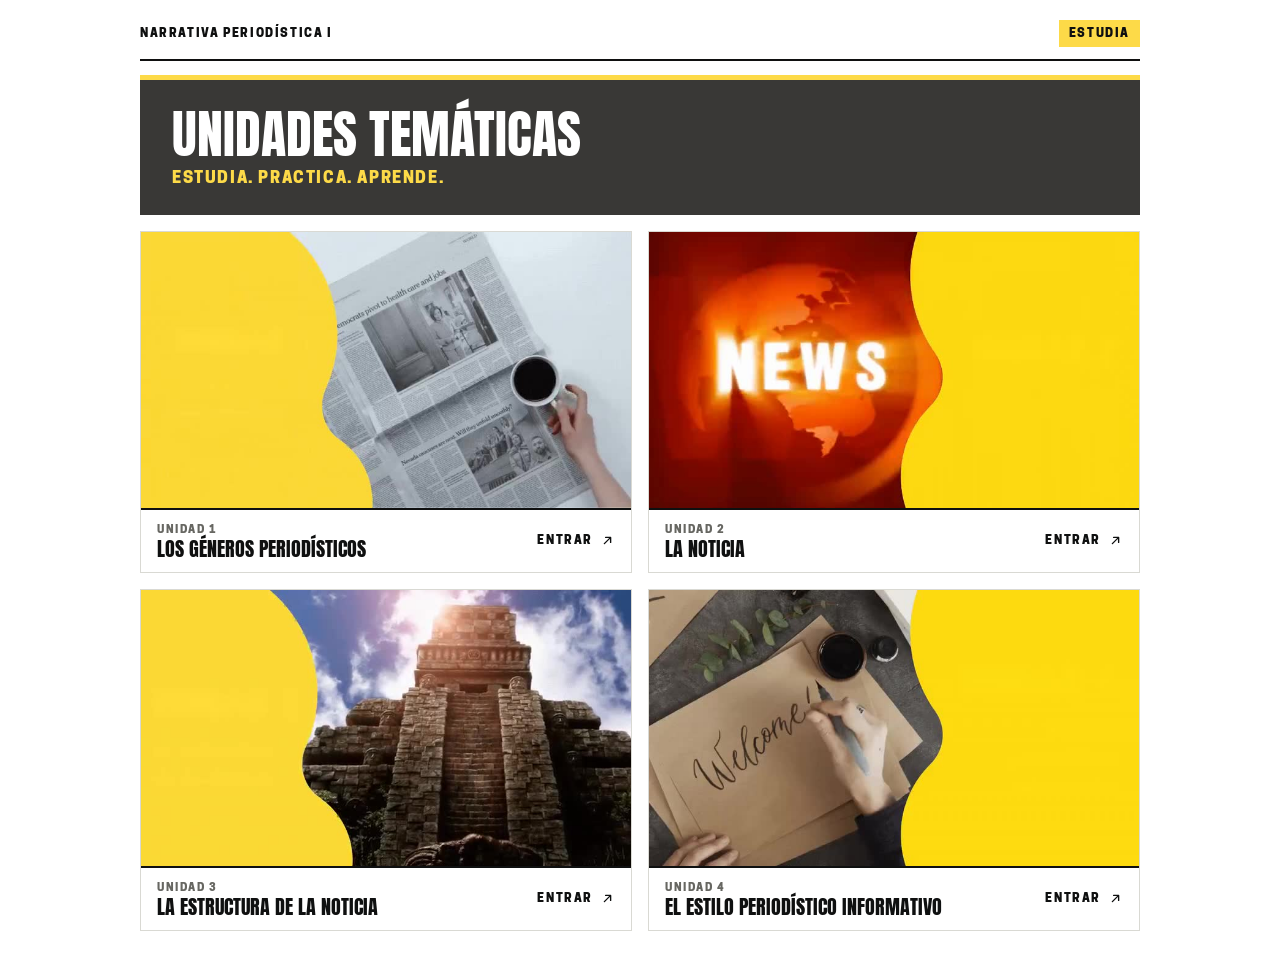
<file: unidades/index.html>
<!doctype html>
<html lang="es">
<head>
<meta charset="utf-8">
<meta name="viewport" content="width=device-width,initial-scale=1">
<!-- No indexar en buscadores -->
<meta name="robots" content="noindex, nofollow, noarchive, nosnippet, noimageindex">
<meta name="googlebot" content="noindex, nofollow, noarchive, nosnippet, noimageindex">
<meta name="bingbot" content="noindex, nofollow, noarchive, nosnippet">
<meta name="referrer" content="strict-origin-when-cross-origin">
<meta name="color-scheme" content="light">
<title>Unidades temáticas | Narrativa Periodística I</title>

<!--
  UNIDADES TEMÁTICAS · NARRATIVA PERIODÍSTICA I
  Identidad de marca v2.5. Los banners animados de cada unidad (antes GIF de 18–29 MB) son
  vídeos MP4 de 0,2–0,5 MB en media/ (u1…u4.mp4) con su imagen fija (u1…u4.jpg).
  Los vídeos solo se reproducen mientras están a la vista.
  ENLACES: rellenar en el bloque «const ENLACES» al final. Vacío = «Próximamente».
-->

<link rel="preconnect" href="https://fonts.googleapis.com">
<link rel="preconnect" href="https://fonts.gstatic.com" crossorigin>
<link rel="stylesheet" href="https://fonts.googleapis.com/css2?family=Anton&family=Open+Sans:wght@400;600&display=swap">
<link rel="preload" href="../assets/fonts/CooperHewitt-Heavy.woff2" as="font" type="font/woff2" crossorigin>
<style>
@font-face{font-family:'Cooper Hewitt'; src:url('../assets/fonts/CooperHewitt-Heavy.woff2') format('woff2'); font-weight:800; font-display:swap}
:root{--yellow:#FDDA48;--ink:#0F1010;--stone:#393836;--stone-2:#2B2A28;--paper:#fff;--muted:#676762;--line:#D9D9D3;
  --f-label:'Cooper Hewitt','Open Sans',Arial,sans-serif}
*{box-sizing:border-box}
body{margin:0;background:var(--paper);color:var(--ink);font-family:'Open Sans',Arial,sans-serif;-webkit-font-smoothing:antialiased}
main{max-width:1080px;margin:auto;padding:20px clamp(14px,4vw,40px) 24px}
a{color:inherit;text-decoration:none}
.label{font-family:var(--f-label);font-weight:800;text-transform:uppercase;letter-spacing:.14em;font-size:11px;line-height:1.3}

.topline{display:flex;align-items:center;justify-content:space-between;gap:8px 12px;flex-wrap:wrap;border-bottom:2px solid var(--ink);padding-bottom:12px}
.topline .label{font-size:11.5px}
.tag{background:var(--yellow);padding:6px 10px;white-space:nowrap}

/* Cabecera: banner carbón, como el de Unidades temáticas en la portada */
.cabecera{position:relative;overflow:hidden;isolation:isolate;margin-top:14px;padding:clamp(20px,3vw,28px) clamp(20px,3.4vw,32px);background:var(--stone);color:#fff;border-top:5px solid var(--yellow)}
.cabecera h1{font:400 clamp(32px,5vw,52px)/1 'Anton',sans-serif;text-transform:uppercase;margin:0}
.cabecera p{margin:8px 0 0;color:var(--yellow);font:800 clamp(13px,1.6vw,16px)/1.2 var(--f-label);letter-spacing:.1em;text-transform:uppercase}
.cabecera .marca{position:absolute;right:clamp(14px,3vw,30px);bottom:-.2em;z-index:-1;font:400 clamp(110px,15vw,160px)/1 'Anton',sans-serif;color:rgba(255,255,255,.06);pointer-events:none}

/* Unidades: banner animado de cada unidad + pie con el nombre y la acción */
.unidades{display:grid;grid-template-columns:1fr 1fr;gap:16px;margin-top:16px}
.unidad{display:flex;flex-direction:column;border:1px solid var(--line);background:var(--paper);transition:border-color .2s}
.banner{display:block;aspect-ratio:16/9;background:#F4F4F0;overflow:hidden}
.banner video{display:block;width:100%;height:100%;object-fit:cover}
.pie{display:flex;align-items:center;justify-content:space-between;gap:12px;padding:12px 16px;border-top:2px solid var(--ink)}
.pie .txt{display:flex;flex-direction:column;gap:2px;min-width:0}
.pie .label{color:var(--muted)}
.titulo{font:400 clamp(17px,2vw,20px)/1.1 'Anton',sans-serif;text-transform:uppercase}
.ir{flex:none;display:inline-flex;align-items:center;gap:7px;font:800 11.5px/1.2 var(--f-label);letter-spacing:.14em;text-transform:uppercase}
.fl{width:15px;height:15px;fill:none;stroke:currentColor;stroke-width:2.2;stroke-linecap:round;stroke-linejoin:round;transition:transform .2s}
a.unidad[href]:hover{border-color:var(--ink)}
a.unidad[href]:hover .fl{transform:translate(3px,-3px)}
a:focus-visible{outline:3px solid var(--ink);outline-offset:3px}
.pendiente{cursor:default}
.pendiente .ir{opacity:.55}

@media(max-width:600px){
  main{padding:12px 10px 18px}
  .topline .label{font-size:10px}
  .unidades{grid-template-columns:1fr;gap:12px}
}
@media(prefers-reduced-motion:reduce){.fl,.unidad{transition:none}}
</style>
</head>
<body>
<main>
  <header class="topline"><span class="label">Narrativa Periodística I</span><span class="label tag">Estudia</span></header>

  <section class="cabecera" aria-labelledby="titulo">
    <h1 id="titulo">Unidades temáticas</h1>
    <p>Estudia. Practica. Aprende.</p>
  </section>

  <div class="unidades">
    <a class="unidad" data-enlace="u1">
      <span class="banner"><video src="media/u1.mp4" poster="media/u1.jpg" muted loop playsinline preload="none" aria-hidden="true"></video></span>
      <span class="pie">
        <span class="txt"><span class="label">Unidad 1</span><span class="titulo">Los géneros periodísticos</span></span>
        <span class="ir">Entrar <svg class="fl" viewBox="0 0 24 24" aria-hidden="true"><path d="M7 17L17 7M9 7h8v8"/></svg></span>
      </span>
    </a>
    <a class="unidad" data-enlace="u2">
      <span class="banner"><video src="media/u2.mp4" poster="media/u2.jpg" muted loop playsinline preload="none" aria-hidden="true"></video></span>
      <span class="pie">
        <span class="txt"><span class="label">Unidad 2</span><span class="titulo">La noticia</span></span>
        <span class="ir">Entrar <svg class="fl" viewBox="0 0 24 24" aria-hidden="true"><path d="M7 17L17 7M9 7h8v8"/></svg></span>
      </span>
    </a>
    <a class="unidad" data-enlace="u3">
      <span class="banner"><video src="media/u3.mp4" poster="media/u3.jpg" muted loop playsinline preload="none" aria-hidden="true"></video></span>
      <span class="pie">
        <span class="txt"><span class="label">Unidad 3</span><span class="titulo">La estructura de la noticia</span></span>
        <span class="ir">Entrar <svg class="fl" viewBox="0 0 24 24" aria-hidden="true"><path d="M7 17L17 7M9 7h8v8"/></svg></span>
      </span>
    </a>
    <a class="unidad" data-enlace="u4">
      <span class="banner"><video src="media/u4.mp4" poster="media/u4.jpg" muted loop playsinline preload="none" aria-hidden="true"></video></span>
      <span class="pie">
        <span class="txt"><span class="label">Unidad 4</span><span class="titulo">El estilo periodístico informativo</span></span>
        <span class="ir">Entrar <svg class="fl" viewBox="0 0 24 24" aria-hidden="true"><path d="M7 17L17 7M9 7h8v8"/></svg></span>
      </span>
    </a>
  </div>
</main>

<script>
/* ENLACES: pega entre comillas la dirección de cada unidad (pestaña nueva). Vacío = «Próximamente». */
const ENLACES = {
  "u1": "https://ufv-es.instructure.com/courses/70362/pages/unidad-1",   // Unidad 1 · Los géneros periodísticos
  "u2": "https://ufv-es.instructure.com/courses/70362/pages/unidad-2",   // Unidad 2 · La noticia
  "u3": "https://ufv-es.instructure.com/courses/70362/pages/unidad-3",   // Unidad 3 · La estructura de la noticia
  "u4": "https://ufv-es.instructure.com/courses/70362/pages/unidad-4"    // Unidad 4 · El estilo periodístico informativo
};
document.querySelectorAll('[data-enlace]').forEach(a => {
  const url = (ENLACES[a.dataset.enlace] || '').trim();
  const n = a.dataset.enlace.slice(1), t = a.querySelector('.titulo').textContent;
  if (url) { a.href = url; a.target = '_blank'; a.rel = 'noopener noreferrer'; a.setAttribute('aria-label', 'Entrar en la Unidad ' + n + ': ' + t + ' (se abre en una pestaña nueva)'); }
  else { a.classList.add('pendiente'); a.setAttribute('aria-disabled', 'true'); a.querySelector('.ir').textContent = 'Próximamente'; }
});

/* Banners animados: se cargan y reproducen solo cuando están a la vista; con animaciones
   desactivadas se queda la imagen fija. */
(function () {
  const videos = [...document.querySelectorAll('.banner video')];
  if (matchMedia('(prefers-reduced-motion: reduce)').matches) return;
  if (!('IntersectionObserver' in window)) { videos.forEach(v => { v.preload = 'auto'; v.play().catch(() => {}); }); return; }
  const io = new IntersectionObserver(es => es.forEach(e => {
    const v = e.target;
    if (e.isIntersecting) { v.preload = 'auto'; v.play().catch(() => {}); } else v.pause();
  }), { threshold: .25 });
  videos.forEach(v => io.observe(v));
})();
</script>
</body>
</html>
</file>
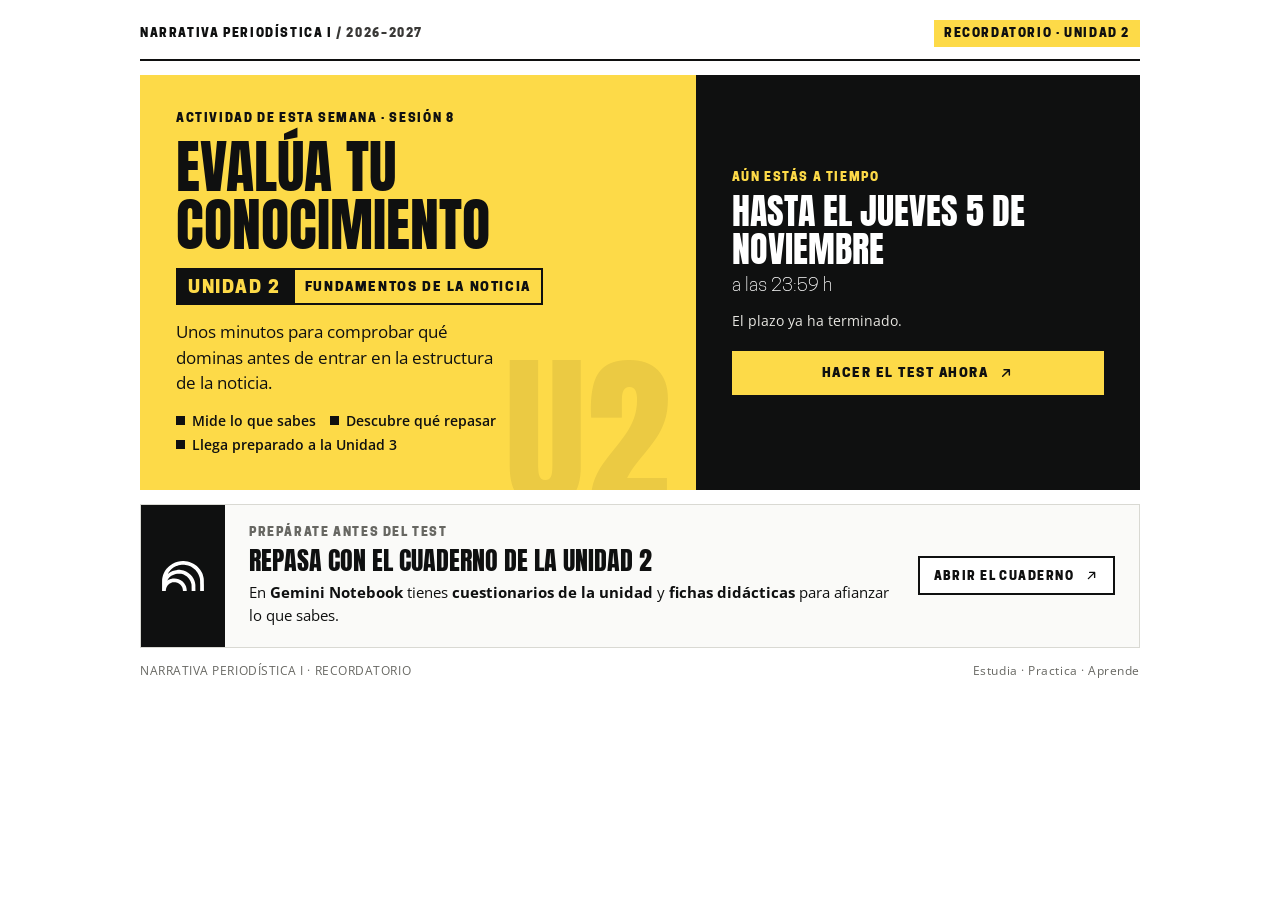
<file: anuncio/evalua-unidad-2/index.html>
<!doctype html>
<html lang="es">
<head>
<meta charset="utf-8">
<meta name="viewport" content="width=device-width,initial-scale=1">
<!-- No indexar en buscadores -->
<meta name="robots" content="noindex, nofollow, noarchive, nosnippet, noimageindex">
<meta name="googlebot" content="noindex, nofollow, noarchive, nosnippet, noimageindex">
<meta name="bingbot" content="noindex, nofollow, noarchive, nosnippet">
<meta name="referrer" content="strict-origin-when-cross-origin">
<meta name="color-scheme" content="light">
<title>Evalúa tu conocimiento · Unidad 2 · Aún estás a tiempo | Narrativa Periodística I</title>
<link rel="preconnect" href="https://fonts.googleapis.com">
<link rel="preconnect" href="https://fonts.gstatic.com" crossorigin>
<link rel="stylesheet" href="https://fonts.googleapis.com/css2?family=Anton&family=Open+Sans:wght@400;600;700;800&display=swap">
<link rel="preload" href="../../assets/fonts/CooperHewitt-Heavy.woff2" as="font" type="font/woff2" crossorigin>
<style>
/* Identidad de marca v2.5: Anton · Cooper Hewitt · Open Sans. Formato compacto, de un vistazo. */
@font-face{font-family:'Cooper Hewitt'; src:url('../../assets/fonts/CooperHewitt-Heavy.woff2') format('woff2'); font-weight:800; font-display:swap}
@font-face{font-family:'Cooper Hewitt'; src:url('../../assets/fonts/CooperHewitt-Light.woff2') format('woff2'); font-weight:300; font-display:swap}
:root{--yellow:#FDDA48;--ink:#0F1010;--stone:#393836;--paper:#fff;--muted:#676762;--line:#D9D9D3;
  --f-label:'Cooper Hewitt','Open Sans',Arial,sans-serif}
*{box-sizing:border-box}
body{margin:0;background:var(--paper);color:var(--ink);font-family:'Open Sans',Arial,sans-serif;-webkit-font-smoothing:antialiased}
main{max-width:1080px;margin:auto;padding:20px clamp(14px,4vw,40px) 24px}
.label{font-family:var(--f-label);font-weight:800;text-transform:uppercase;letter-spacing:.14em;font-size:11.5px;line-height:1.3}

.topline{display:flex;align-items:center;justify-content:space-between;gap:8px 12px;flex-wrap:wrap;border-bottom:2px solid var(--ink);padding-bottom:12px}
.edition{color:var(--stone)}
.tag{background:var(--yellow);padding:6px 10px;white-space:nowrap}

/* Dos bloques: mensaje (amarillo) + plazo y acción (negro puro) */
.aviso{display:grid;grid-template-columns:1.25fr 1fr;margin-top:14px}
.hero{position:relative;overflow:hidden;isolation:isolate;background:var(--yellow);padding:clamp(22px,3.6vw,36px)}
.hero:before{content:"U2";position:absolute;right:clamp(10px,3vw,26px);bottom:-.17em;z-index:-1;font:400 clamp(110px,15vw,170px)/1 'Anton',sans-serif;color:rgba(15,16,16,.075);pointer-events:none}
.hero .label{margin:0 0 12px}
.hero h1{font:400 clamp(36px,5.4vw,58px)/1 'Anton',sans-serif;text-transform:uppercase;margin:0;max-width:11ch}
/* Unidad: etiqueta grande en negro puro, para que se identifique la actividad de un vistazo */
.unidad{display:inline-flex;align-items:stretch;margin:14px 0 0;font-family:var(--f-label);font-weight:800;text-transform:uppercase;letter-spacing:.1em;line-height:1.2}
.unidad b{background:var(--ink);color:var(--yellow);padding:8px 12px;font-weight:800;white-space:nowrap;display:flex;align-items:center;font-size:clamp(15px,1.8vw,18px)}
.unidad span{display:flex;align-items:center;padding:8px 12px;box-shadow:inset 0 0 0 2px var(--ink);font-size:clamp(11px,1.3vw,12.5px)}
.hero p.sub{margin:14px 0 0;max-width:34ch;font-size:clamp(15px,1.7vw,17px);line-height:1.5}
.razones{display:flex;flex-wrap:wrap;gap:6px 14px;margin:16px 0 0;padding:0;list-style:none;font-size:13.5px;font-weight:600}
.razones li{display:flex;align-items:center;gap:7px}
.razones li:before{content:"";width:9px;height:9px;background:var(--ink);flex:none}

.plazo{background:var(--ink);color:#fff;padding:clamp(22px,3.6vw,36px);display:flex;flex-direction:column;justify-content:center;gap:6px}
.plazo .label{color:var(--yellow)}
.fecha{font:400 clamp(26px,3.4vw,36px)/1.05 'Anton',sans-serif;text-transform:uppercase;margin:2px 0 0}
.hora{font-family:var(--f-label);font-weight:300;font-size:clamp(15px,1.7vw,18px)}
.cuenta{margin:10px 0 0;font-size:14px;color:#E7E6E1;min-height:1.4em}
.cuenta strong{color:var(--yellow);font-weight:700}
.boton{display:inline-flex;align-items:center;justify-content:center;gap:10px;margin-top:14px;padding:14px 18px;background:var(--yellow);color:var(--ink);text-decoration:none;
  font:800 12.5px/1.25 var(--f-label);letter-spacing:.12em;text-transform:uppercase;transition:background .15s}
.boton svg{flex:none;width:16px;height:16px;fill:none;stroke:currentColor;stroke-width:2.2;stroke-linecap:round;stroke-linejoin:round;transition:transform .15s}
.boton:hover{background:#fff}
.boton:hover svg{transform:translate(2px,-2px)}
.boton:focus-visible{outline:3px solid var(--yellow);outline-offset:3px}

/* Repaso (acción secundaria): fondo claro con banda negra, como Cuadernos en la portada */
.repaso{display:flex;align-items:stretch;margin-top:14px;background:#FAFAF8;border:1px solid var(--line)}
.repaso .banda{flex:none;width:84px;background:var(--ink);display:grid;place-items:center}
.repaso .banda svg{width:42px;height:auto;color:#fff}
.repaso .cuerpo{flex:1;min-width:0;display:flex;align-items:center;justify-content:space-between;gap:14px 24px;flex-wrap:wrap;padding:20px 24px}
.repaso .cuerpo > div{flex:1 1 320px}
.repaso p.label{margin:0 0 6px;color:var(--muted);font-size:11.5px;line-height:1.3}
.repaso h2{font:400 clamp(21px,2.6vw,26px)/1.1 'Anton',sans-serif;text-transform:uppercase;margin:0 0 6px}
.repaso p{margin:0;font-size:15px;line-height:1.55}
.secundario{display:inline-flex;align-items:center;gap:10px;padding:12px 16px;background:var(--paper);color:var(--ink);text-decoration:none;box-shadow:inset 0 0 0 2px var(--ink);
  font:800 12px/1.2 var(--f-label);letter-spacing:.12em;text-transform:uppercase;white-space:nowrap;transition:background .15s}
.secundario svg{flex:none;width:15px;height:15px;fill:none;stroke:currentColor;stroke-width:2.2;stroke-linecap:round;stroke-linejoin:round}
.secundario:hover{background:var(--yellow)}
.secundario:focus-visible{outline:3px solid var(--ink);outline-offset:3px}

.foot{margin-top:14px;display:flex;justify-content:space-between;gap:6px 10px;flex-wrap:wrap;color:var(--muted);font-size:12px;letter-spacing:.045em}

@media(max-width:650px){
  main{padding:12px 10px 18px}
  .topline .label{font-size:10px}
  .aviso{grid-template-columns:1fr}
  .hero,.plazo{padding:24px 20px}
  .boton{width:100%}
  .repaso .banda{width:56px}
  .repaso .banda svg{width:32px}
  .repaso .cuerpo{padding:18px 16px}
  .secundario{width:100%;justify-content:center}
}
@media(prefers-reduced-motion:reduce){.boton,.boton svg{transition:none}}
</style>
</head>
<body>
<main>
  <header class="topline label"><span>Narrativa Periodística I <span class="edition">/ 2026–2027</span></span><span class="tag">Recordatorio · Unidad 2</span></header>

  <div class="aviso">
    <section class="hero" aria-labelledby="titulo">
      <p class="label">Actividad de esta semana · Sesión 8</p>
      <h1 id="titulo">Evalúa tu conocimiento</h1>
      <p class="unidad"><b>Unidad 2</b><span>Fundamentos de la noticia</span></p>
      <p class="sub">Unos minutos para comprobar qué dominas antes de entrar en la estructura de la noticia.</p>
      <ul class="razones" aria-label="Por qué hacerlo">
        <li>Mide lo que sabes</li>
        <li>Descubre qué repasar</li>
        <li>Llega preparado a la Unidad 3</li>
      </ul>
    </section>

    <section class="plazo" aria-label="Plazo y enlace a la tarea">
      <span class="label">Aún estás a tiempo</span>
      <p class="fecha">Hasta el jueves 5 de noviembre</p>
      <span class="hora">a las 23:59 h</span>
      <p class="cuenta" id="cuenta" aria-live="polite"></p>
      <a class="boton" href="https://ufv-es.instructure.com/courses/70362/assignments/579116" target="_blank" rel="noopener noreferrer" aria-label="Hacer ahora el test Evalúa tu conocimiento de la Unidad 2 (se abre en una pestaña nueva)">Hacer el test ahora <svg viewBox="0 0 24 24" aria-hidden="true"><path d="M7 17L17 7M9 7h8v8"/></svg></a>
    </section>
  </div>

  <!-- Repaso: cuaderno de la Unidad 2 en Gemini Notebook (acción secundaria) -->
  <section class="repaso" aria-labelledby="repaso-t">
    <span class="banda" aria-hidden="true"><svg viewBox="0 0 608 443"><path fill="currentColor" fill-rule="evenodd" d="M1.2 442.0C0.8 441.7 0.7 401.7 1.1 353.0C1.6 268.5 1.7 264.0 3.7 252.9C6.6 237.5 13.1 211.6 17.0 200.5C27.5 171.0 48.5 133.3 65.8 113.2C67.0 111.7 70.4 107.7 73.3 104.3C77.8 98.8 96.0 80.6 103.2 74.3C116.8 62.3 136.4 48.7 154.5 38.5C203.2 11.3 255.7 -1.4 313.0 0.3C353.3 1.5 389.3 9.1 423.0 23.7C446.4 33.8 453.0 37.3 473.0 50.5C516.4 78.9 552.0 118.5 575.0 164.0C586.9 187.6 592.2 201.6 598.5 226.5C606.6 258.4 606.3 254.0 606.9 353.0C607.2 401.7 607.2 441.7 606.8 442.0C606.5 442.3 594.1 442.4 579.3 442.2L552.5 441.9 552.8 370.7C553.1 284.2 552.4 269.9 545.9 243.0C539.3 215.9 526.3 185.9 512.0 165.1C478.9 116.7 433.3 82.7 378.0 65.1C358.4 58.9 325.6 54.0 303.7 54.0C278.4 54.1 245.4 59.6 222.8 67.6C217.1 69.6 211.5 71.4 210.2 71.7C209.0 72.0 208.0 72.6 208.0 73.1C208.0 73.6 207.5 74.0 206.8 74.0C206.1 74.0 199.3 77.1 191.5 80.9C156.3 98.3 126.4 123.7 101.2 157.8C94.7 166.6 84.7 183.0 85.4 183.7C85.6 183.9 90.9 180.4 97.2 175.7C133.6 148.8 171.6 134.4 220.3 128.9C232.0 127.6 258.4 128.1 273.0 130.0C326.1 136.7 375.5 160.8 413.0 198.0C425.3 210.1 427.8 213.0 436.5 224.5C450.7 243.3 460.6 261.5 469.9 286.0C476.1 302.3 481.2 324.9 483.0 344.5C483.9 354.1 484.4 441.2 483.6 442.1C483.4 442.3 471.0 442.4 456.2 442.2L429.2 441.9 428.7 393.7C428.3 349.3 428.1 344.6 426.1 334.2C415.0 276.4 377.2 227.0 324.5 201.5C308.6 193.8 301.9 191.5 276.5 185.4C267.7 183.3 230.1 182.3 219.0 183.9C188.8 188.2 167.0 196.0 142.1 211.2C118.5 225.7 96.9 247.8 80.7 274.1C78.1 278.3 76.0 282.0 76.0 282.4C76.0 283.8 78.3 282.8 84.9 278.5C91.9 274.0 107.0 266.5 111.5 265.4C112.9 265.1 114.3 264.4 114.6 263.9C114.9 263.4 116.1 263.0 117.4 263.0C118.6 263.0 120.0 262.6 120.5 262.1C121.1 261.6 124.9 260.3 129.0 259.1C166.7 248.7 206.0 250.1 241.2 263.1C285.0 279.2 319.1 309.5 339.4 350.5C352.7 377.3 358.0 400.2 358.0 430.5L358.0 442.0 330.5 442.0L303.0 442.0 303.0 429.8C303.0 412.6 299.1 393.5 292.7 379.8C287.0 367.3 276.5 352.2 267.5 343.4C256.3 332.4 249.2 327.1 237.6 321.2C216.1 310.1 202.0 306.7 178.0 306.7C164.6 306.8 161.1 307.1 152.2 309.4C146.5 310.9 139.0 313.2 135.4 314.5C128.5 317.1 111.6 325.5 109.7 327.4C109.0 328.0 106.0 330.4 103.0 332.6C84.8 346.2 68.6 369.0 61.8 390.5C57.4 404.4 55.9 412.8 55.4 427.3L54.9 441.5 28.4 442.0C13.8 442.3 1.5 442.3 1.2 442.0Z"/></svg></span>
    <div class="cuerpo">
      <div>
        <p class="label">Prepárate antes del test</p>
        <h2 id="repaso-t">Repasa con el cuaderno de la Unidad 2</h2>
        <p>En <strong>Gemini Notebook</strong> tienes <strong>cuestionarios de la unidad</strong> y <strong>fichas didácticas</strong> para afianzar lo que sabes.</p>
      </div>
      <a class="secundario" href="https://notebook.google.com/notebook/c2ee80c9-9bea-46b4-8401-86bb9eef2065" target="_blank" rel="noopener noreferrer" aria-label="Abrir el cuaderno de la Unidad 2 en Gemini Notebook (se abre en una pestaña nueva)">Abrir el cuaderno <svg viewBox="0 0 24 24" aria-hidden="true"><path d="M7 17L17 7M9 7h8v8"/></svg></a>
    </div>
  </section>

  <footer class="foot"><span>NARRATIVA PERIODÍSTICA I · RECORDATORIO</span><span>Estudia · Practica · Aprende</span></footer>
</main>

<script>
/* Cuenta atrás hasta el cierre: jueves 5/11/2026, 23:59 (hora de Madrid). */
(function () {
  const cierre = Date.parse('2026-11-05T23:59:00+01:00');
  const el = document.getElementById('cuenta');
  function pintar() {
    const ms = cierre - Date.now();
    if (ms <= 0) { el.textContent = 'El plazo ya ha terminado.'; return; }
    const min = Math.floor(ms / 60000), d = Math.floor(min / 1440), h = Math.floor(min % 1440 / 60), m = min % 60;
    const partes = d ? [d + (d === 1 ? ' día' : ' días'), h + ' h'] : h ? [h + ' h', m + ' min'] : [m + ' min'];
    el.innerHTML = 'Te quedan <strong>' + partes.join(' y ') + '</strong>.';
    setTimeout(pintar, 30000);
  }
  pintar();
})();
</script>
</body>
</html>
</file>
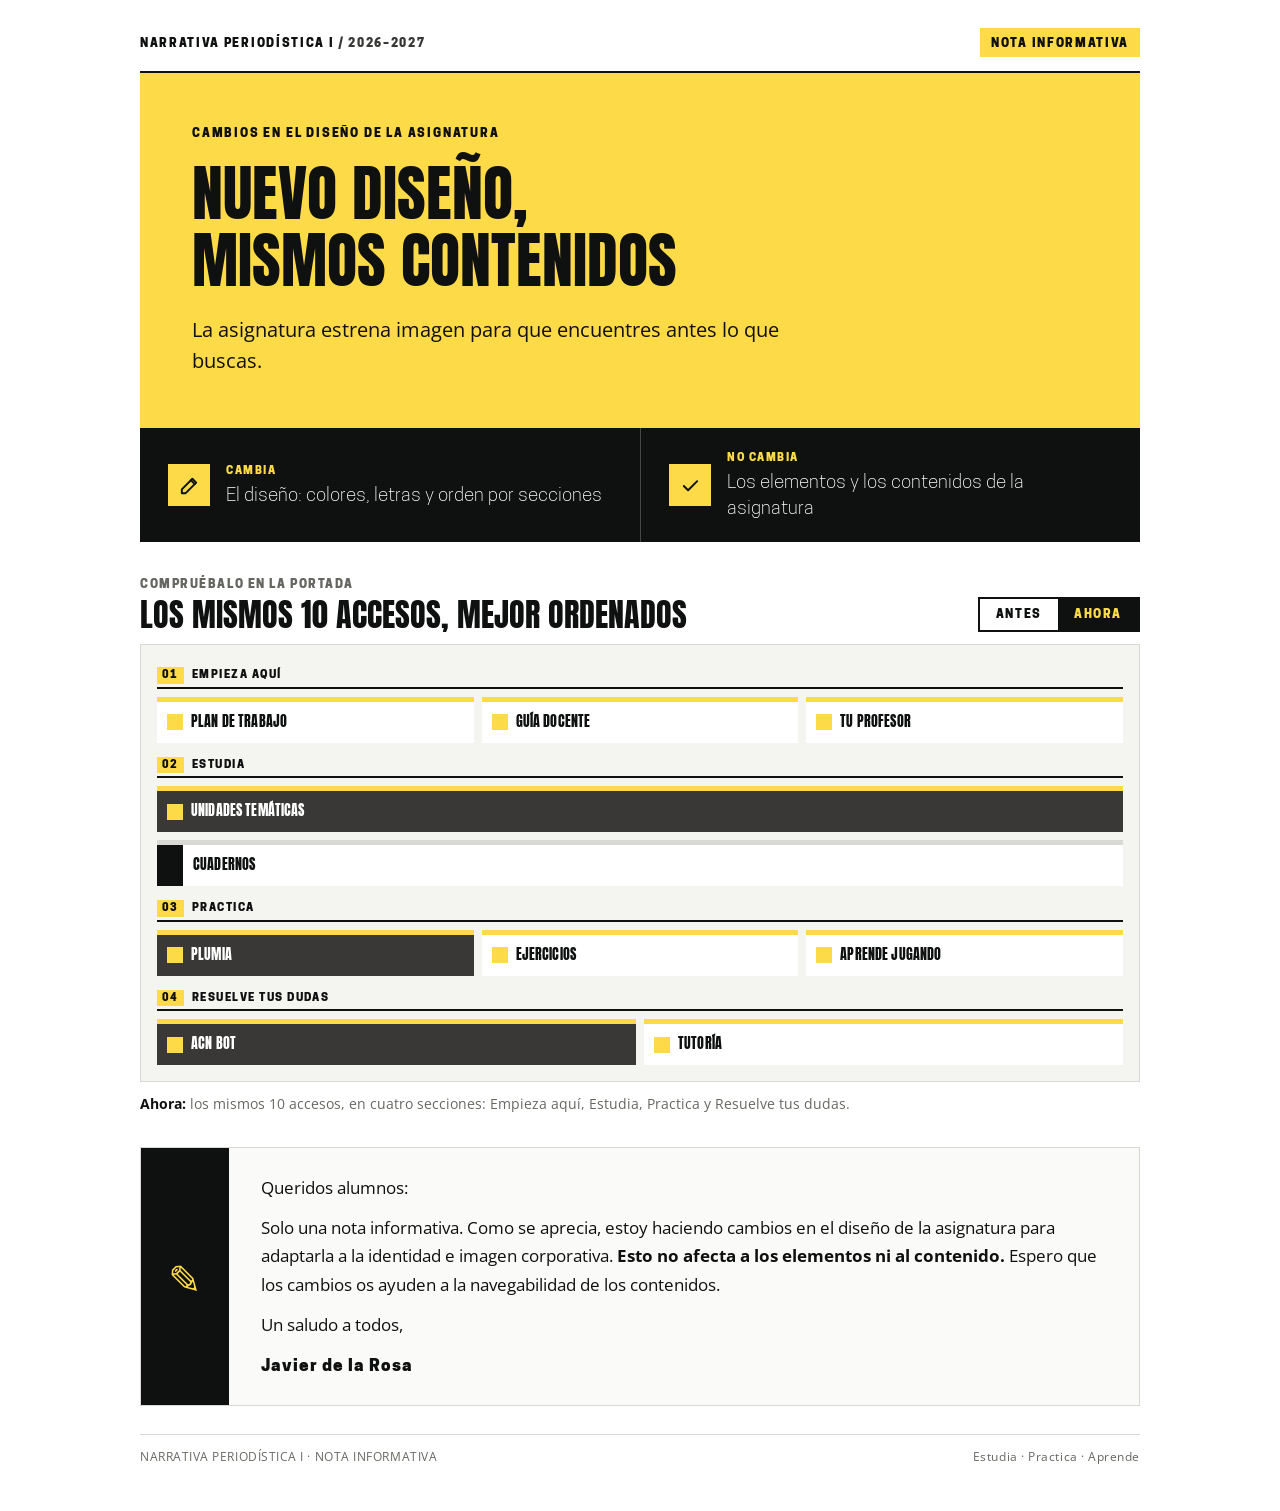
<file: anuncio/nuevo-diseno/index.html>
<!doctype html>
<html lang="es">
<head>
<meta charset="utf-8">
<meta name="viewport" content="width=device-width,initial-scale=1">
<!-- No indexar en buscadores -->
<meta name="robots" content="noindex, nofollow, noarchive, nosnippet, noimageindex">
<meta name="googlebot" content="noindex, nofollow, noarchive, nosnippet, noimageindex">
<meta name="bingbot" content="noindex, nofollow, noarchive, nosnippet">
<meta name="referrer" content="strict-origin-when-cross-origin">
<meta name="color-scheme" content="light">
<title>Nuevo diseño, mismos contenidos | Narrativa Periodística I</title>
<link rel="preconnect" href="https://fonts.googleapis.com">
<link rel="preconnect" href="https://fonts.gstatic.com" crossorigin>
<link rel="stylesheet" href="https://fonts.googleapis.com/css2?family=Anton&family=Open+Sans:wght@400;600;700;800&display=swap">
<link rel="preload" href="../../assets/fonts/CooperHewitt-Heavy.woff2" as="font" type="font/woff2" crossorigin>
<style>
/* Identidad de marca v2.1: Anton · Cooper Hewitt · Open Sans. Negro puro en la franja de datos y la tarjeta oscura. */
@font-face{font-family:'Cooper Hewitt'; src:url('../../assets/fonts/CooperHewitt-Heavy.woff2') format('woff2'); font-weight:800; font-display:swap}
@font-face{font-family:'Cooper Hewitt'; src:url('../../assets/fonts/CooperHewitt-Light.woff2') format('woff2'); font-weight:300; font-display:swap}
:root{--yellow:#fdda48;--ink:#0f1010;--stone:#393836;--paper:#fff;--muted:#676762;--line:#d9d9d3;--card:#f4f4f0;
  --f-label:'Cooper Hewitt','Open Sans',Arial,sans-serif}
*{box-sizing:border-box}
body{margin:0;background:var(--paper);color:var(--ink);font-family:'Open Sans',Arial,sans-serif;-webkit-font-smoothing:antialiased}
main{max-width:1080px;margin:auto;padding:28px clamp(14px,4vw,40px) 46px}
.label,.topline,.kicker,.eyebrow,.fact small{font-family:var(--f-label);font-weight:800;text-transform:uppercase}

.topline{display:flex;align-items:center;justify-content:space-between;gap:12px;flex-wrap:wrap;border-bottom:2px solid var(--ink);padding-bottom:14px;font-size:12px;letter-spacing:.14em}
.edition{color:var(--stone)}
.tag{background:var(--yellow);padding:7px 11px;white-space:nowrap}

.hero{background:var(--yellow);padding:clamp(24px,5vw,52px);position:relative;overflow:hidden;isolation:isolate}
.kicker{letter-spacing:.15em;font-size:12px;margin:0 0 20px}
.hero h1{font:400 clamp(33px,5vw,62px)/1.08 'Anton',sans-serif;margin:0;max-width:16ch;text-transform:uppercase}
.hero .sub{font-size:clamp(16px,2vw,20px);line-height:1.55;max-width:640px;margin:20px 0 0}

/* Franja de datos (negro puro) */
.facts{display:grid;grid-template-columns:1fr 1fr;background:var(--ink);color:#fff}
.fact{padding:22px 28px;display:flex;gap:16px;align-items:center}
.fact+.fact{border-left:1px solid #474844}
.ico{display:grid;place-items:center;width:42px;height:42px;flex:none;background:var(--yellow);color:var(--ink)}
.ico svg{width:23px;height:23px;fill:none;stroke:currentColor;stroke-width:2;stroke-linecap:round;stroke-linejoin:round}
.fact small{display:block;font-size:11px;letter-spacing:.14em;color:var(--yellow);margin-bottom:5px}
.fact strong{font-family:var(--f-label);font-weight:300;font-size:clamp(15px,1.8vw,19px);line-height:1.35}

/* Animación: la portada antes y ahora */
.demo{margin-top:34px}
.demo-head{display:flex;align-items:end;justify-content:space-between;gap:12px 20px;flex-wrap:wrap;margin-bottom:12px}
.eyebrow{letter-spacing:.13em;font-size:12px;color:var(--muted);margin:0 0 6px}
.demo h2{font:400 clamp(24px,3vw,32px)/1.1 'Anton',sans-serif;text-transform:uppercase;margin:0}
.switch{display:inline-flex;border:2px solid var(--ink)}
.switch button{font:800 11.5px/1 var(--f-label);letter-spacing:.14em;text-transform:uppercase;border:0;background:var(--paper);color:var(--ink);padding:10px 16px;cursor:pointer}
.switch button[aria-pressed=true]{background:var(--ink);color:var(--yellow)}
.switch button:focus-visible{outline:3px solid var(--yellow);outline-offset:-5px}

.mock{display:grid;grid-template-columns:repeat(6,1fr);gap:8px;padding:16px;overflow:hidden;background:var(--card);border:1px solid var(--line)}
.t{grid-column:span var(--a);order:var(--oa);position:relative;min-height:46px;display:flex;align-items:center;gap:8px;padding:8px 10px;
  font:600 12.5px/1.2 'Open Sans',Arial,sans-serif;background:#dcdcd8;color:#5e5e5a;border-top:5px solid transparent;
  transition:background .5s,color .5s,border-color .5s}
.t i{flex:none;width:0;height:16px;background:var(--yellow);transition:width .4s}
.sec{grid-column:1/-1;order:var(--o);display:none;align-items:center;gap:8px;padding:6px 0 3px;border-bottom:2px solid var(--ink);
  font:800 10.5px/1 var(--f-label);letter-spacing:.14em;text-transform:uppercase}
.sec b{background:var(--yellow);padding:3px 5px;font-weight:800}
/* Estado «ahora» */
.mock.ahora .t{grid-column:span var(--b);order:var(--ob);background:var(--paper);color:var(--ink);border-top-color:var(--yellow);
  font-family:'Anton',sans-serif;font-weight:400;font-size:14px;text-transform:uppercase;letter-spacing:.01em}
.mock.ahora .t i{width:16px}
.mock.ahora .t.osc{background:var(--stone);color:#fff}
.mock.ahora .t.banda{border-top-color:var(--line);box-shadow:inset 26px 0 0 var(--ink);padding-left:36px}
.mock.ahora .t.banda i{display:none}
.mock.ahora .sec{display:flex;animation:entra .5s both}
@keyframes entra{from{opacity:0;transform:translateY(-4px)}}

.mismos{margin:12px 0 0;font-size:14px;color:var(--muted)}
.mismos strong{color:var(--ink)}

/* Carta */
.carta{margin-top:34px;display:grid;grid-template-columns:88px 1fr;border:1px solid var(--line);background:#fafaf8}
.carta .symbol{display:grid;place-items:center;background:var(--ink);color:var(--yellow);font:400 40px/1 'Anton',sans-serif}
.carta .text{padding:26px 32px}
.carta p{font-size:17px;line-height:1.65;margin:0 0 12px}
.carta p:last-child{margin:0}
.firma{font-family:var(--f-label);font-weight:800;letter-spacing:.06em}

.foot{margin-top:28px;border-top:1px solid var(--line);padding-top:13px;display:flex;justify-content:space-between;gap:10px;flex-wrap:wrap;color:var(--muted);font-size:12px;letter-spacing:.045em}

@media(max-width:650px){
  main{padding:12px 10px 25px}
  .topline{font-size:10px}
  .hero{padding:28px 21px}
  .facts{grid-template-columns:1fr}
  .fact{padding:17px 20px}
  .fact+.fact{border-left:0;border-top:1px solid #474844}
  .mock{gap:6px;padding:10px}
  .t{font-size:10.5px;padding:6px 7px;min-height:40px}
  .mock.ahora .t{font-size:11.5px}
  .t i{height:12px}.mock.ahora .t i{width:12px}
  .carta{grid-template-columns:54px 1fr}
  .carta .symbol{font-size:28px}
  .carta .text{padding:22px 17px}
}
@media(prefers-reduced-motion:reduce){.t,.t i{transition:none}.mock.ahora .sec{animation:none}}
</style>
</head>
<body>
<main>
  <header class="topline"><span>Narrativa Periodística I <span class="edition">/ 2026–2027</span></span><span class="tag">Nota informativa</span></header>

  <section class="hero" aria-labelledby="titulo">
    <p class="kicker">Cambios en el diseño de la asignatura</p>
    <h1 id="titulo">Nuevo diseño, mismos contenidos</h1>
    <p class="sub">La asignatura estrena imagen para que encuentres antes lo que buscas.</p>
  </section>

  <section class="facts" aria-label="Qué cambia y qué no">
    <div class="fact"><span class="ico" aria-hidden="true"><svg viewBox="0 0 24 24"><path d="M4 20h4L19 9l-4-4L4 16z"/><path d="M13.5 6.5l4 4"/></svg></span><div><small>Cambia</small><strong>El diseño: colores, letras y orden por secciones</strong></div></div>
    <div class="fact"><span class="ico" aria-hidden="true"><svg viewBox="0 0 24 24"><path d="M5 12.5l4.5 4.5L19 7.5"/></svg></span><div><small>No cambia</small><strong>Los elementos y los contenidos de la asignatura</strong></div></div>
  </section>

  <section class="demo" aria-labelledby="demo-t">
    <div class="demo-head">
      <div>
        <p class="eyebrow">Compruébalo en la portada</p>
        <h2 id="demo-t">Los mismos 10 accesos, mejor ordenados</h2>
      </div>
      <div class="switch" role="group" aria-label="Ver la portada">
        <button type="button" data-estado="antes" aria-pressed="true">Antes</button>
        <button type="button" data-estado="ahora" aria-pressed="false">Ahora</button>
      </div>
    </div>

    <!-- Miniatura de la portada. --a/--oa: ancho y orden antes; --b/--ob: ancho y orden ahora. -->
    <div class="mock" id="mock" aria-hidden="true">
      <span class="sec" style="--o:0"><b>01</b>Empieza aquí</span>
      <span class="sec" style="--o:4"><b>02</b>Estudia</span>
      <span class="sec" style="--o:7"><b>03</b>Practica</span>
      <span class="sec" style="--o:11"><b>04</b>Resuelve tus dudas</span>
      <span class="t" style="--a:2;--oa:1;--b:2;--ob:1"><i></i>Plan de trabajo</span>
      <span class="t" style="--a:2;--oa:2;--b:2;--ob:2"><i></i>Guía docente</span>
      <span class="t" style="--a:2;--oa:3;--b:2;--ob:10"><i></i>Aprende jugando</span>
      <span class="t osc" style="--a:6;--oa:4;--b:6;--ob:5"><i></i>Unidades temáticas</span>
      <span class="t banda" style="--a:6;--oa:5;--b:6;--ob:6"><i></i>Cuadernos</span>
      <span class="t" style="--a:3;--oa:6;--b:2;--ob:3"><i></i>Tu profesor</span>
      <span class="t" style="--a:3;--oa:7;--b:2;--ob:9"><i></i>Ejercicios</span>
      <span class="t" style="--a:6;--oa:8;--b:3;--ob:13"><i></i>Tutoría</span>
      <span class="t osc" style="--a:3;--oa:9;--b:2;--ob:8"><i></i>PlumIA</span>
      <span class="t osc" style="--a:3;--oa:10;--b:3;--ob:12"><i></i>ACN BOT</span>
    </div>
    <p class="mismos" id="estado-texto" aria-live="polite"><strong>Antes:</strong> los accesos, sin agrupar.</p>
  </section>

  <section class="carta" aria-label="Mensaje del profesor">
    <div class="symbol" aria-hidden="true">✎</div>
    <div class="text">
      <p>Queridos alumnos:</p>
      <p>Solo una nota informativa. Como se aprecia, estoy haciendo cambios en el diseño de la asignatura para adaptarla a la identidad e imagen corporativa. <strong>Esto no afecta a los elementos ni al contenido.</strong> Espero que los cambios os ayuden a la navegabilidad de los contenidos.</p>
      <p>Un saludo a todos,</p>
      <p class="firma">Javier de la Rosa</p>
    </div>
  </section>

  <footer class="foot"><span>NARRATIVA PERIODÍSTICA I · NOTA INFORMATIVA</span><span>Estudia · Practica · Aprende</span></footer>
</main>

<script>
/* Antes / Ahora: los accesos se recolocan (técnica FLIP) sin cambiar su contenido.
   Se reproduce sola una vez al aparecer en pantalla; los botones permiten comparar. */
(function () {
  const mock = document.getElementById('mock');
  const tiles = [...mock.querySelectorAll('.t')];
  const texto = document.getElementById('estado-texto');
  const botones = document.querySelectorAll('.switch button');
  const quieto = matchMedia('(prefers-reduced-motion: reduce)').matches;
  const TXT = {
    antes: '<strong>Antes:</strong> los accesos, sin agrupar.',
    ahora: '<strong>Ahora:</strong> los mismos 10 accesos, en cuatro secciones: Empieza aquí, Estudia, Practica y Resuelve tus dudas.'
  };
  function poner(estado) {
    const ahora = estado === 'ahora';
    if (mock.classList.contains('ahora') === ahora) return;
    const antes = tiles.map(t => t.getBoundingClientRect());
    mock.classList.toggle('ahora', ahora);
    botones.forEach(b => b.setAttribute('aria-pressed', String(b.dataset.estado === estado)));
    texto.innerHTML = TXT[estado];
    if (quieto) return;
    tiles.forEach((t, i) => {
      const d = t.getBoundingClientRect(), a = antes[i];
      t.animate([
        { transform: `translate(${a.left - d.left}px, ${a.top - d.top}px)`, width: a.width + 'px' },
        { transform: 'none', width: d.width + 'px' }
      ], { duration: 650, delay: i * 35, easing: 'cubic-bezier(.2,.8,.2,1)', fill: 'backwards' });
    });
  }
  botones.forEach(b => b.addEventListener('click', () => poner(b.dataset.estado)));
  /* Reproducción automática: una vez, cuando la miniatura entra en pantalla */
  if ('IntersectionObserver' in window && !quieto) {
    const io = new IntersectionObserver(e => {
      if (e[0].isIntersecting) { io.disconnect(); setTimeout(() => poner('ahora'), 700); }
    }, { threshold: .6 });
    io.observe(mock);
  } else { poner('ahora'); }
})();
</script>
</body>
</html>
</file>
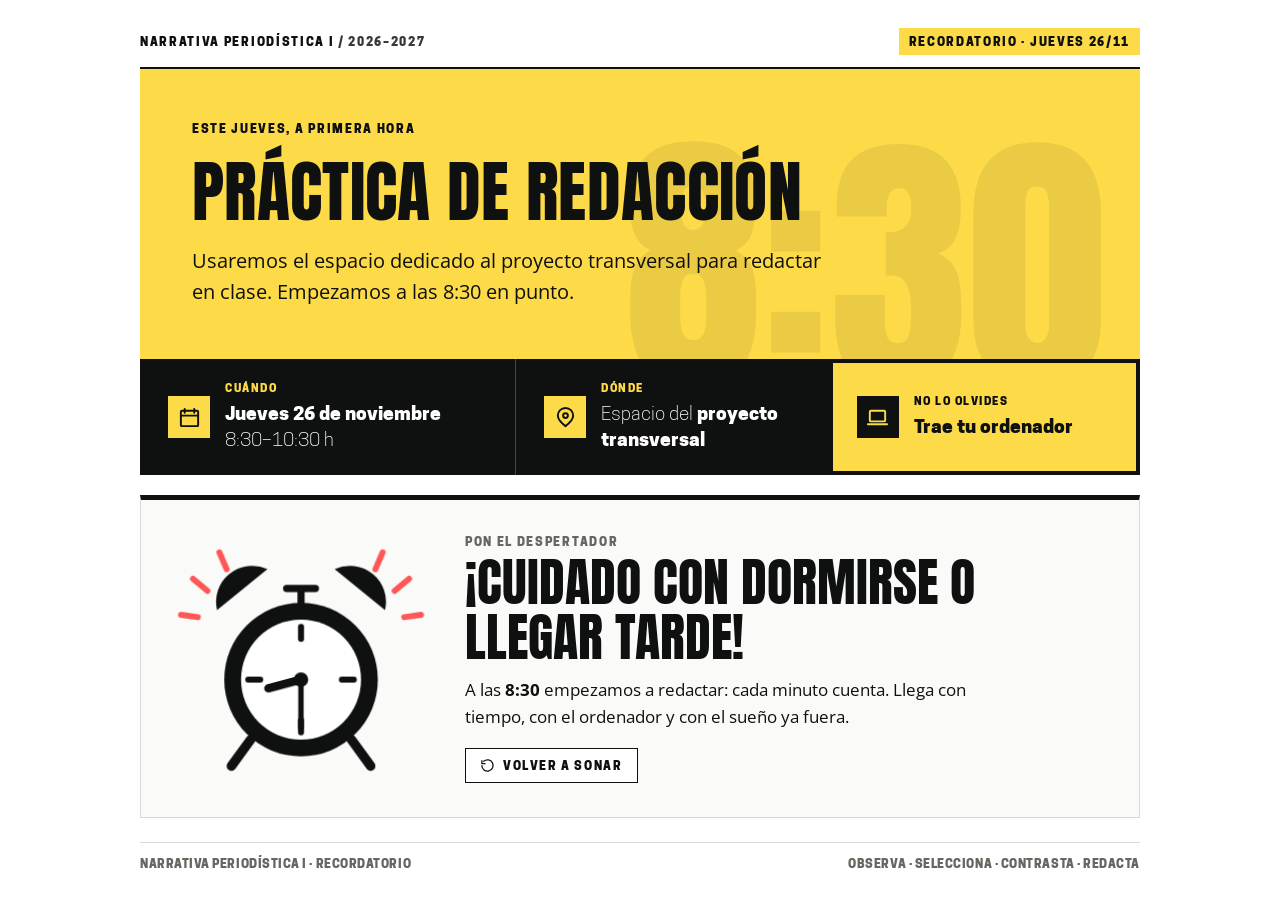
<file: anuncio/practica-redaccion-jueves/index.html>
<!doctype html>
<html lang="es">
<head>
<meta charset="utf-8">
<meta name="viewport" content="width=device-width,initial-scale=1">
<!-- No indexar en buscadores -->
<meta name="robots" content="noindex, nofollow, noarchive, nosnippet, noimageindex">
<meta name="googlebot" content="noindex, nofollow, noarchive, nosnippet, noimageindex">
<meta name="bingbot" content="noindex, nofollow, noarchive, nosnippet">
<meta name="referrer" content="strict-origin-when-cross-origin">
<meta name="color-scheme" content="light">
<title>Recordatorio · Práctica de redacción del jueves | Narrativa Periodística I</title>
<link rel="preconnect" href="https://fonts.googleapis.com">
<link rel="preconnect" href="https://fonts.gstatic.com" crossorigin>
<link rel="stylesheet" href="https://fonts.googleapis.com/css2?family=Anton&family=Open+Sans:wght@400;600;700;800&display=swap">
<link rel="preload" href="../../assets/fonts/CooperHewitt-Heavy.woff2" as="font" type="font/woff2" crossorigin>
<style>
/* Identidad de marca de la asignatura (guía unificada v2.8): Anton · Cooper Hewitt · Open Sans.
   Recordatorio con animación: un despertador que llega a las 8:30 y suena.
   El Rojo ACN solo en las ondas del timbre (acento puntual, sobre blanco, lejos del amarillo). */
@font-face{font-family:'Cooper Hewitt'; src:url('../../assets/fonts/CooperHewitt-Heavy.woff2') format('woff2'); font-weight:800; font-display:swap}
@font-face{font-family:'Cooper Hewitt'; src:url('../../assets/fonts/CooperHewitt-Light.woff2') format('woff2'); font-weight:300; font-display:swap}
:root{--yellow:#FDDA48;--ink:#0F1010;--stone:#393836;--paper:#fff;--red:#FF5757;--muted:#676762;--line:#D9D9D3;--practice:#FAFAF8;
  --f-display:'Anton',Impact,sans-serif;--f-label:'Cooper Hewitt','Open Sans',Arial,sans-serif;--f-body:'Open Sans',Arial,sans-serif}
*{box-sizing:border-box}
body{margin:0;background:var(--paper);color:var(--ink);font-family:var(--f-body);-webkit-font-smoothing:antialiased}
main{max-width:1080px;margin:auto;padding:28px clamp(14px,4vw,40px) 46px}
.label{font-family:var(--f-label);font-weight:800;text-transform:uppercase;letter-spacing:.14em;font-size:12px}

/* Cabecera */
.topline{display:flex;align-items:center;justify-content:space-between;gap:8px 12px;flex-wrap:wrap;border-bottom:2px solid var(--ink);padding-bottom:12px}
.edition{color:var(--stone)}
.tag{background:var(--yellow);padding:6px 10px;white-space:nowrap}

/* Bloque amarillo */
.hero{background:var(--yellow);padding:clamp(24px,5vw,52px);position:relative;overflow:hidden;isolation:isolate}
.hero:before{content:"8:30";position:absolute;right:clamp(10px,3vw,34px);bottom:-.17em;font:400 clamp(130px,23vw,280px)/1 var(--f-display);color:rgba(15,16,16,.075);z-index:-1;pointer-events:none}
.kicker{margin:0 0 20px}
.hero h1{font:400 clamp(36px,6vw,68px)/1.05 var(--f-display);text-transform:uppercase;margin:0;letter-spacing:.005em}
.hero .sub{font-size:clamp(16px,2vw,20px);line-height:1.55;max-width:640px;margin:18px 0 0}

/* Franja de datos en negro puro */
.facts{display:grid;grid-template-columns:1.2fr 1fr 1fr;background:var(--ink);color:#fff}
/* Aviso del ordenador: celda amarilla dentro de la franja negra, para que no pase desapercibido */
.fact.trae{background:var(--yellow);color:var(--ink);box-shadow:inset 0 0 0 4px var(--ink)}
.fact.trae+.fact,.fact+.fact.trae{border-left-color:var(--ink)}
.fact.trae .ico{background:var(--ink);color:var(--yellow)}
.fact.trae small{color:var(--ink)}
.fact.trae strong{font-weight:800}
.fact{padding:22px clamp(16px,2.4vw,28px);display:flex;gap:15px;align-items:center}
.fact+.fact{border-left:1px solid #474844}
.ico{display:grid;place-items:center;width:42px;height:42px;flex:none;background:var(--yellow);color:var(--ink)}
.ico svg{width:23px;height:23px}
.fact small{display:block;color:var(--yellow);margin-bottom:6px;font-size:11px}
.fact strong{font:300 clamp(15px,1.8vw,19px)/1.35 var(--f-label)}
.fact strong b{font-weight:800}

/* Despertador */
.alarma{display:grid;grid-template-columns:minmax(170px,240px) 1fr;align-items:center;gap:8px clamp(20px,4vw,44px);margin-top:20px;padding:clamp(20px,3.5vw,34px) clamp(20px,4vw,40px);background:var(--practice);border:1px solid var(--line);border-top:5px solid var(--ink)}
.escena{width:100%;height:auto;display:block;overflow:visible}
.alarma h2{font:400 clamp(30px,4.6vw,52px)/1.05 var(--f-display);text-transform:uppercase;margin:6px 0 12px}
.alarma p{font-size:clamp(15px,1.7vw,17px);line-height:1.6;margin:0;max-width:520px}
.repetir{margin-top:18px;display:inline-flex;align-items:center;gap:8px;background:#fff;color:var(--ink);border:1.5px solid var(--ink);padding:9px 14px;cursor:pointer;font:800 11.5px var(--f-label);letter-spacing:.14em;text-transform:uppercase}
.repetir:hover{background:var(--ink);color:#fff}
.repetir:focus-visible{outline:3px solid var(--ink);outline-offset:3px}
.repetir svg{width:15px;height:15px}
.eyebrow{color:var(--muted)}

/* Piezas del reloj: estado final por defecto (8:30, sonando) */
.reloj,.aguja{transform-box:view-box}
.reloj{transform-origin:100px 118px}
.aguja{transform-origin:100px 118px}
.minutero{transform:rotate(180deg)}
.horaria{transform:rotate(255deg)}
.ondas path{stroke:var(--red)}
.zzz text{opacity:0}

/* Animación (se añade la clase .play al verse; dura unos 3 s) */
.play .minutero{animation:minutero 1.5s cubic-bezier(.45,0,.55,1) both}
.play .horaria{animation:horaria 1.5s cubic-bezier(.45,0,.55,1) both}
.play .zzz text{animation:zzz 1.5s ease-out both}
.play .zzz text:nth-child(2){animation-delay:.25s}
.play .zzz text:nth-child(3){animation-delay:.5s}
.play .reloj{animation:dormido 1.5s ease-in-out both, timbre .11s linear 1.5s 9}
.play .ondas{animation:ondas 1.2s ease-out 1.5s both}
.play .titular{animation:llega .45s cubic-bezier(.2,1.4,.4,1) 1.55s both}
@keyframes minutero{from{transform:rotate(0deg)}to{transform:rotate(180deg)}}
@keyframes horaria{from{transform:rotate(240deg)}to{transform:rotate(255deg)}}
@keyframes zzz{0%{opacity:0;transform:translate(0,8px)}35%{opacity:1}100%{opacity:0;transform:translate(10px,-26px)}}
@keyframes dormido{0%,100%{transform:rotate(0)}50%{transform:rotate(-4deg)}}
@keyframes timbre{0%,100%{transform:rotate(0) translateY(0)}25%{transform:rotate(-7deg) translateY(-3px)}75%{transform:rotate(7deg) translateY(-3px)}}
@keyframes ondas{0%{opacity:0;transform:scale(.85)}25%{opacity:1;transform:scale(1.08)}55%{opacity:.5;transform:scale(1)}80%{opacity:1;transform:scale(1.06)}100%{opacity:1;transform:scale(1)}}
@keyframes llega{from{opacity:0;transform:translateY(12px) scale(.96)}to{opacity:1;transform:none}}
.ondas{transform-box:view-box;transform-origin:100px 110px}

.foot{margin-top:24px;border-top:1px solid var(--line);padding-top:13px;display:flex;justify-content:space-between;gap:6px 10px;flex-wrap:wrap;color:var(--muted);font-size:12px;letter-spacing:.045em}
.foot span{font-family:var(--f-label);font-weight:800;text-transform:uppercase}

@media(max-width:650px){
  main{padding:12px 10px 25px}
  .topline .label,.topline.label{font-size:10px}
  .hero{padding:28px 21px}
  .facts{grid-template-columns:1fr}
  .fact+.fact.trae{border-top-color:var(--ink)}
  .fact{padding:17px 20px}
  .fact+.fact{border-left:0;border-top:1px solid #474844}
  .alarma{grid-template-columns:1fr;text-align:center;padding:22px 18px 26px}
  .escena{max-width:170px;margin:0 auto}
  .alarma p{margin:0 auto}
}
@media(prefers-reduced-motion:reduce){
  .play *{animation:none !important}
  .repetir{display:none}
}
</style>
</head>
<body>
<main>
  <header class="topline label"><span>Narrativa Periodística I <span class="edition">/ 2026–2027</span></span><span class="tag">Recordatorio · Jueves 26/11</span></header>

  <section class="hero" aria-labelledby="titulo">
    <p class="kicker label">Este jueves, a primera hora</p>
    <h1 id="titulo">Práctica de redacción</h1>
    <p class="sub">Usaremos el espacio dedicado al proyecto transversal para redactar en clase. Empezamos a las 8:30 en punto.</p>
  </section>

  <section class="facts" aria-label="Información de la práctica">
    <div class="fact"><span class="ico" aria-hidden="true"><svg viewBox="0 0 24 24" fill="none" stroke="currentColor" stroke-width="2" stroke-linecap="round"><rect x="3" y="5" width="18" height="16" rx="1"/><path d="M7 3v4M17 3v4M3 10h18"/></svg></span><div><small class="label">Cuándo</small><strong><b>Jueves 26 de noviembre</b><br><span style="white-space:nowrap">8:30–10:30 h</span></strong></div></div>
    <div class="fact"><span class="ico" aria-hidden="true"><svg viewBox="0 0 24 24" fill="none" stroke="currentColor" stroke-width="2" stroke-linecap="round"><path d="M20 10c0 5-8 11-8 11S4 15 4 10a8 8 0 1 1 16 0Z"/><circle cx="12" cy="10" r="2.5"/></svg></span><div><small class="label">Dónde</small><strong>Espacio del <b>proyecto transversal</b></strong></div></div>
      <div class="fact trae"><span class="ico" aria-hidden="true"><svg viewBox="0 0 24 24" fill="none" stroke="currentColor" stroke-width="2" stroke-linecap="round" stroke-linejoin="round"><rect x="4" y="5" width="16" height="11" rx="1"/><path d="M2 19h20"/></svg></span><div><small class="label">No lo olvides</small><strong>Trae tu ordenador</strong></div></div>
  </section>

  <section class="alarma" id="alarma" aria-labelledby="aviso">
    <svg class="escena" viewBox="0 0 200 200" role="img" aria-label="Despertador que marca las 8:30 y suena">
      <!-- Zzz: sueño antes de que suene -->
      <g class="zzz" fill="#676762" font-family="Anton, Impact, sans-serif">
        <text x="146" y="44" font-size="28">Z</text>
        <text x="166" y="27" font-size="21">z</text>
        <text x="181" y="12" font-size="16">z</text>
      </g>
      <g class="reloj">
        <!-- Ondas del timbre -->
        <g class="ondas" fill="none" stroke-width="5" stroke-linecap="round">
          <path d="M22 44 L10 34"/><path d="M14 66 L0 64"/><path d="M38 26 L32 12"/>
          <path d="M178 44 L190 34"/><path d="M186 66 L200 64"/><path d="M162 26 L168 12"/>
        </g>
        <!-- Campanas y martillo -->
        <path d="M30 60 A30 30 0 0 1 72 26 Z" fill="#0F1010"/>
        <path d="M170 60 A30 30 0 0 0 128 26 Z" fill="#0F1010"/>
        <path d="M100 56 V42 M88 42 H112" stroke="#0F1010" stroke-width="6" stroke-linecap="round"/>
        <!-- Patas -->
        <path d="M58 168 L42 190 M142 168 L158 190" stroke="#0F1010" stroke-width="8" stroke-linecap="round"/>
        <!-- Esfera -->
        <circle cx="100" cy="118" r="64" fill="#0F1010"/>
        <circle cx="100" cy="118" r="50" fill="#FFFFFF"/>
        <g stroke="#0F1010" stroke-width="5" stroke-linecap="round">
          <path d="M100 74 V84"/><path d="M144 118 H134"/><path d="M100 162 V152"/><path d="M56 118 H66"/>
        </g>
        <!-- Agujas (horaria y minutero) -->
        <path class="aguja horaria" d="M100 118 V90" stroke="#0F1010" stroke-width="7" stroke-linecap="round"/>
        <path class="aguja minutero" d="M100 118 V78" stroke="#0F1010" stroke-width="4.5" stroke-linecap="round"/>
        <circle cx="100" cy="118" r="6" fill="#0F1010"/>
      </g>
    </svg>
    <div>
      <div class="eyebrow label">Pon el despertador</div>
      <h2 class="titular" id="aviso">¡Cuidado con dormirse o llegar tarde!</h2>
      <p>A las <strong>8:30</strong> empezamos a redactar: cada minuto cuenta. Llega con tiempo, con el ordenador y con el sueño ya fuera.</p>
      <button class="repetir" type="button" id="repetir"><svg viewBox="0 0 24 24" fill="none" stroke="currentColor" stroke-width="2" stroke-linecap="round" stroke-linejoin="round" aria-hidden="true"><path d="M3 12a9 9 0 1 0 3-6.7"/><path d="M3 4v5h5"/></svg>Volver a sonar</button>
    </div>
  </section>

  <footer class="foot"><span>Narrativa Periodística I · Recordatorio</span><span>Observa · Selecciona · Contrasta · Redacta</span></footer>
</main>
<script>
/* La animación se reproduce una vez al verse y con el botón «Volver a sonar».
   Sin animación si el alumno la tiene desactivada (prefers-reduced-motion): queda el reloj en las 8:30. */
(function(){
  var caja=document.getElementById('alarma');
  var quieto=window.matchMedia&&window.matchMedia('(prefers-reduced-motion: reduce)').matches;
  function sonar(){ caja.classList.remove('play'); void caja.offsetWidth; caja.classList.add('play'); }
  document.getElementById('repetir').addEventListener('click',sonar);
  if(quieto) return;
  if('IntersectionObserver' in window){
    var io=new IntersectionObserver(function(e){ if(e[0].isIntersecting){ sonar(); io.disconnect(); } },{threshold:.5});
    io.observe(caja);
  } else { sonar(); }
})();
</script>
</body>
</html>
</file>
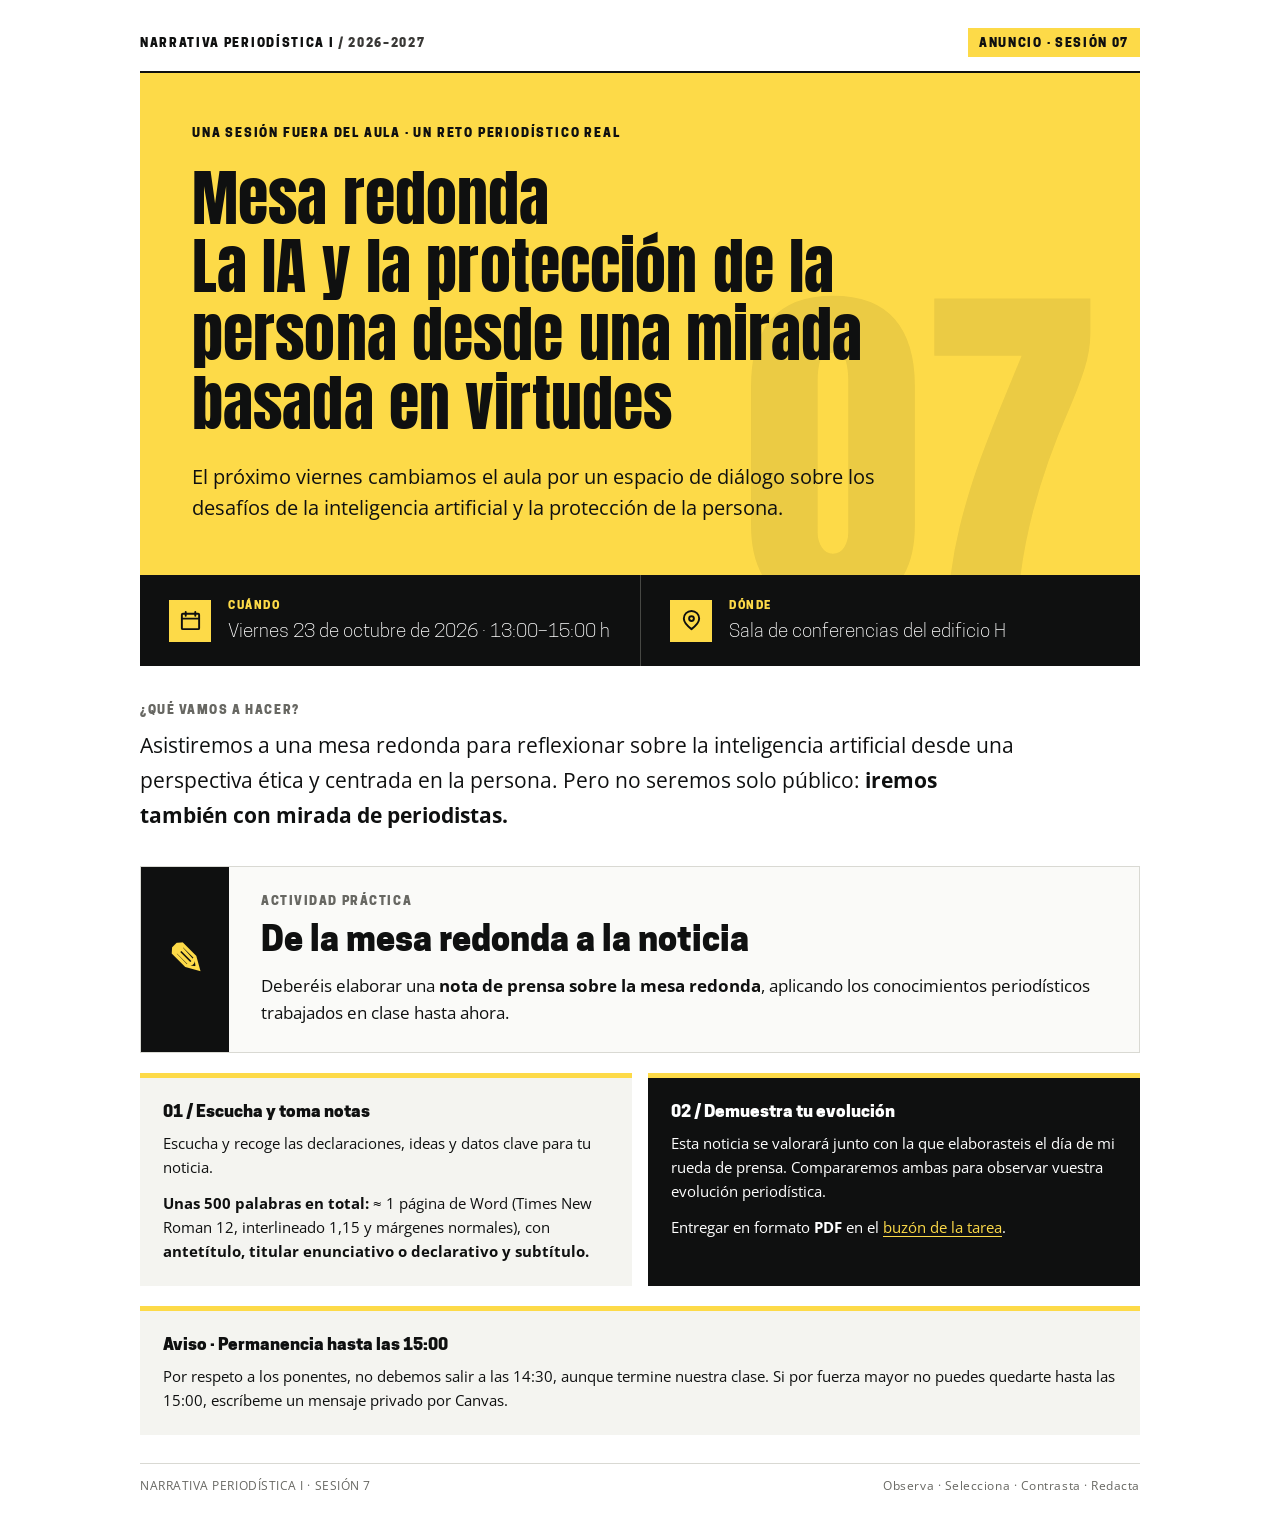
<file: anuncio/sesion-07-mesa-redonda/index.html>
<!doctype html>
<html lang="es">
<head>
<meta charset="utf-8">
<meta name="viewport" content="width=device-width,initial-scale=1">
<!-- No indexar en buscadores -->
<meta name="robots" content="noindex, nofollow, noarchive, nosnippet, noimageindex">
<meta name="googlebot" content="noindex, nofollow, noarchive, nosnippet, noimageindex">
<meta name="bingbot" content="noindex, nofollow, noarchive, nosnippet">
<meta name="referrer" content="strict-origin-when-cross-origin">
<meta name="color-scheme" content="light">
<title>Sesión 7 · Mesa redonda | Narrativa Periodística I</title>
<link rel="preconnect" href="https://fonts.googleapis.com">
<link rel="preconnect" href="https://fonts.gstatic.com" crossorigin>
<link rel="stylesheet" href="https://fonts.googleapis.com/css2?family=Anton&family=Open+Sans:wght@400;600;700;800&display=swap">
<link rel="preload" href="../../assets/fonts/CooperHewitt-Heavy.woff2" as="font" type="font/woff2" crossorigin>
<style>
/* Identidad de marca v2 (25/10/2026): Anton (titulares) · Cooper Hewitt (rótulos) · Open Sans (texto).
   Negro puro para la franja de datos, la banda del símbolo y la tarjeta oscura; amarillo como acento. */
@font-face{font-family:'Cooper Hewitt'; src:url('../../assets/fonts/CooperHewitt-Heavy.woff2') format('woff2'); font-weight:800; font-display:swap}
@font-face{font-family:'Cooper Hewitt'; src:url('../../assets/fonts/CooperHewitt-Light.woff2') format('woff2'); font-weight:300; font-display:swap}
:root{--yellow:#fdda48;--ink:#0f1010;--stone:#393836;--paper:#fff;--muted:#676762;--line:#d9d9d3;--f-label:'Cooper Hewitt','Open Sans',Arial,sans-serif}
*{box-sizing:border-box}html{scroll-behavior:smooth}body{margin:0;background:var(--paper);color:var(--ink);font-family:'Open Sans',Arial,sans-serif;-webkit-font-smoothing:antialiased}main{max-width:1080px;margin:auto;padding:28px clamp(14px,4vw,40px) 46px}.topline{display:flex;align-items:center;justify-content:space-between;gap:12px;border-bottom:2px solid var(--ink);padding-bottom:14px;font-size:12px;letter-spacing:.14em;font-weight:800}.edition{color:var(--stone)}.tag{background:var(--yellow);padding:7px 11px;white-space:nowrap}.hero{background:var(--yellow);padding:clamp(24px,5vw,52px);position:relative;overflow:hidden;isolation:isolate}.hero:before{content:"07";position:absolute;right:clamp(14px,4vw,40px);bottom:-.17em;font:400 clamp(180px,30vw,360px)/1 'Anton',Impact,sans-serif;color:rgba(15,16,16,.075);z-index:-1;pointer-events:none}.kicker{font-weight:800;letter-spacing:.15em;font-size:12px;text-transform:uppercase;margin:0 0 24px}.hero h1{font:400 clamp(33px,5vw,62px)/1.1 'Anton',sans-serif;max-width:810px;margin:0;letter-spacing:.002em}.hero h1 span{display:block}.hero .sub{font-size:clamp(16px,2vw,20px);line-height:1.55;max-width:760px;margin:24px 0 0}.facts{display:grid;grid-template-columns:1fr 1fr;background:var(--ink);color:white}.fact{padding:23px 29px;display:flex;gap:17px;align-items:center}.fact+.fact{border-left:1px solid #474844}.ico{display:grid;place-items:center;width:42px;height:42px;flex:none;background:var(--yellow);color:var(--ink)}.ico svg{width:23px;height:23px}.fact small{display:block;font-size:11px;font-weight:800;letter-spacing:.14em;color:var(--yellow);margin-bottom:6px}.fact strong{font-size:clamp(15px,1.8vw,19px);line-height:1.35}.content{padding:36px 0 0}.eyebrow{font-weight:800;letter-spacing:.13em;font-size:12px;color:var(--muted);margin-bottom:11px}.intro{font-size:clamp(17px,2vw,21px);line-height:1.65;max-width:880px;margin:0 0 34px}.assignment{display:grid;grid-template-columns:88px 1fr;border:1px solid var(--line);background:#fafaf8}.assignment .symbol{display:grid;place-items:center;background:var(--ink);color:var(--yellow);font:900 42px Impact,sans-serif}.assignment .text{padding:26px 32px}.assignment h2{font:800 clamp(25px,3vw,34px)/1.2 var(--f-label);margin:3px 0 12px}.assignment p{font-size:17px;line-height:1.6;margin:0}.bottom{display:grid;grid-template-columns:1fr 1fr;gap:16px;margin:20px 0 0}.note{padding:23px;background:#f4f4f0;border-top:5px solid var(--yellow)}.note.dark{background:var(--ink);color:#fff;border-color:var(--yellow)}.note h3{font-size:17px;margin:0 0 10px}.note p{font-size:15px;line-height:1.6;margin:0}.foot{margin-top:28px;border-top:1px solid var(--line);padding-top:13px;display:flex;justify-content:space-between;gap:10px;color:var(--muted);font-size:12px;letter-spacing:.045em}
@media(max-width:650px){main{padding:12px 10px 25px}.topline{font-size:10px}.hero{padding:28px 21px}.facts,.bottom{grid-template-columns:1fr}.fact{padding:17px 20px}.fact+.fact{border-left:0;border-top:1px solid #474844}.assignment{grid-template-columns:54px 1fr}.assignment .symbol{font-size:28px}.assignment .text{padding:22px 17px}.foot{flex-wrap:wrap}}
@media(prefers-reduced-motion:reduce){html{scroll-behavior:auto}}
.topline,.kicker,.eyebrow,.fact small,.fact strong,.note h3{font-family:var(--f-label)}.topline,.kicker,.eyebrow,.fact small,.note h3{font-weight:800}.fact strong{font-weight:300}
</style>
</head>
<body>
<main>
  <header class="topline"><span>NARRATIVA PERIODÍSTICA I <span class="edition">/ 2026–2027</span></span><span class="tag">ANUNCIO · SESIÓN 07</span></header>
  <section class="hero" aria-labelledby="titulo">
    <p class="kicker">Una sesión fuera del aula · Un reto periodístico real</p>
    <h1 id="titulo"><span>Mesa redonda</span>La IA y la protección de la persona desde una mirada basada en virtudes</h1>
    <p class="sub">El próximo viernes cambiamos el aula por un espacio de diálogo sobre los desafíos de la inteligencia artificial y la protección de la persona.</p>
  </section>
  <section class="facts" aria-label="Información de la actividad">
    <div class="fact"><span class="ico" aria-hidden="true"><svg viewBox="0 0 24 24" fill="none" stroke="currentColor" stroke-width="2" stroke-linecap="round"><rect x="3" y="5" width="18" height="16" rx="1"/><path d="M7 3v4M17 3v4M3 10h18"/></svg></span><div><small>CUÁNDO</small><strong>Viernes 23 de octubre de 2026 · 13:00–15:00 h</strong></div></div>
    <div class="fact"><span class="ico" aria-hidden="true"><svg viewBox="0 0 24 24" fill="none" stroke="currentColor" stroke-width="2" stroke-linecap="round"><path d="M20 10c0 5-8 11-8 11S4 15 4 10a8 8 0 1 1 16 0Z"/><circle cx="12" cy="10" r="2.5"/></svg></span><div><small>DÓNDE</small><strong>Sala de conferencias del edificio H</strong></div></div>
  </section>
  <section class="content">
    <div class="eyebrow">¿QUÉ VAMOS A HACER?</div>
    <p class="intro">Asistiremos a una mesa redonda para reflexionar sobre la inteligencia artificial desde una perspectiva ética y centrada en la persona. Pero no seremos solo público: <strong>iremos también con mirada de periodistas.</strong></p>
    <div class="assignment"><div class="symbol" aria-hidden="true">✎</div><div class="text"><div class="eyebrow">ACTIVIDAD PRÁCTICA</div><h2>De la mesa redonda a la noticia</h2><p>Deberéis elaborar una <strong>nota de prensa sobre la mesa redonda</strong>, aplicando los conocimientos periodísticos trabajados en clase hasta ahora.</p></div></div>
    <div class="bottom"><div class="note"><h3>01 / Escucha y toma notas</h3><p>Escucha y recoge las declaraciones, ideas y datos clave para tu noticia.</p><p style="margin-top:12px"><strong>Unas 500 palabras en total:</strong> ≈ 1 página de Word (Times New Roman 12, interlineado 1,15 y márgenes normales), con <strong>antetítulo, titular enunciativo o declarativo y subtítulo.</strong></p></div><div class="note dark"><h3>02 / Demuestra tu evolución</h3><p>Esta noticia se valorará junto con la que elaborasteis el día de mi rueda de prensa. Compararemos ambas para observar vuestra evolución periodística.</p><p style="margin-top:12px">Entregar en formato <strong>PDF</strong> en el <a href="https://ufv-es.instructure.com/courses/70362/assignments/621846" target="_blank" rel="noopener noreferrer" style="color:var(--yellow);text-decoration:underline;text-underline-offset:3px">buzón de la tarea</a>.</p></div></div>
  </section>
<aside class="note" role="note" aria-label="Aviso importante" style="margin-top:20px"><h3>Aviso · Permanencia hasta las 15:00</h3><p>Por respeto a los ponentes, no debemos salir a las 14:30, aunque termine nuestra clase. Si por fuerza mayor no puedes quedarte hasta las 15:00, escríbeme un mensaje privado por Canvas.</p></aside>
  <footer class="foot"><span>NARRATIVA PERIODÍSTICA I · SESIÓN 7</span><span>Observa · Selecciona · Contrasta · Redacta</span></footer>
</main>
</body>
</html>
</file>
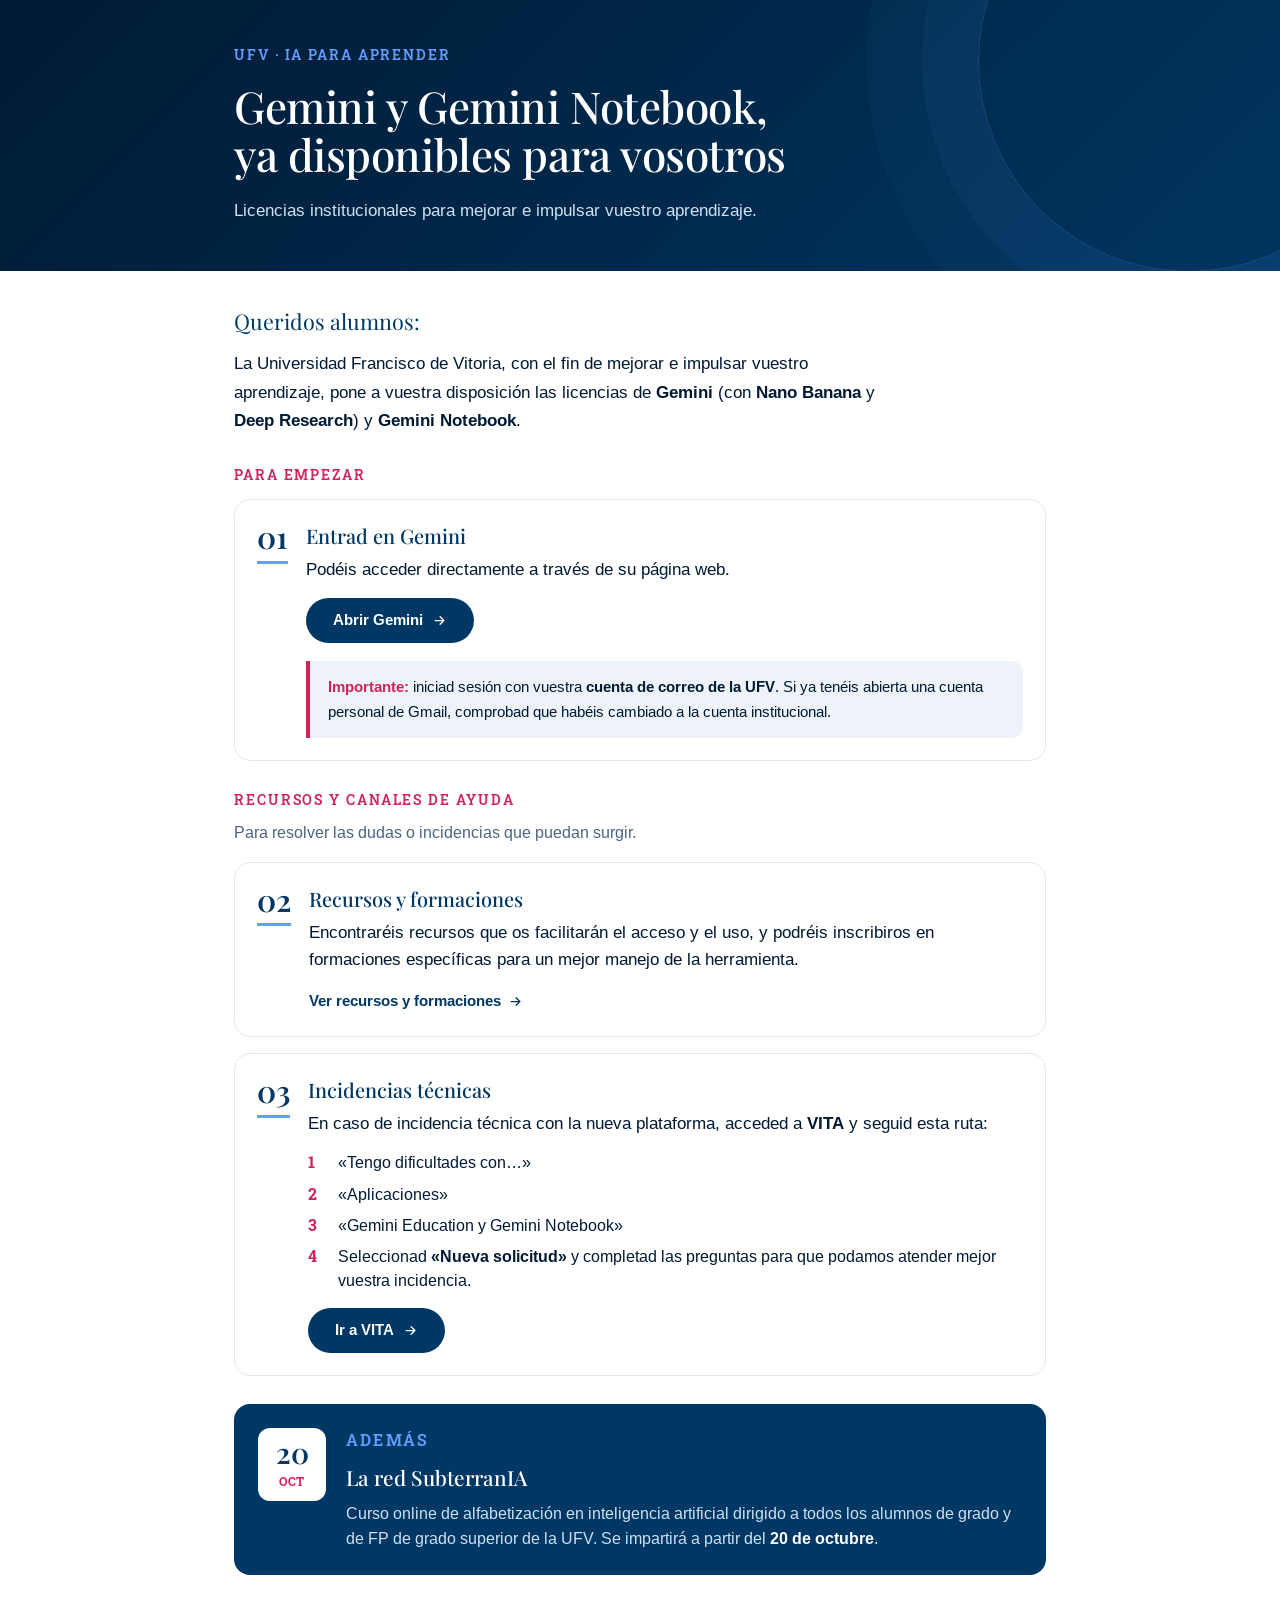
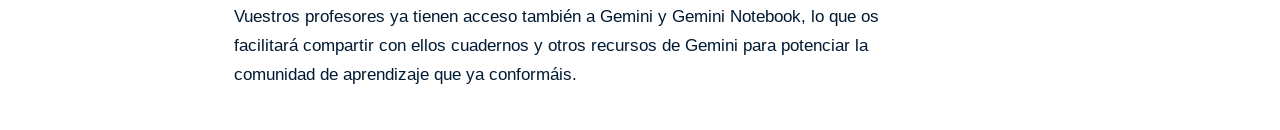
<file: comunicaciones/gemini-alumnos/index.html>
<!doctype html>
<html lang="es">
<head>
<meta charset="utf-8">
<meta name="viewport" content="width=device-width, initial-scale=1">
<!-- No indexar en buscadores -->
<meta name="robots" content="noindex, nofollow, noarchive, nosnippet, noimageindex">
<meta name="googlebot" content="noindex, nofollow, noarchive, nosnippet, noimageindex">
<meta name="bingbot" content="noindex, nofollow, noarchive, nosnippet">
<meta name="referrer" content="strict-origin-when-cross-origin">
<title>Gemini y Gemini Notebook, ya disponibles · Anuncio para alumnos · UFV</title>
<link rel="preconnect" href="https://fonts.googleapis.com">
<link href="https://fonts.googleapis.com/css2?family=Arimo:wght@400;600;700&family=Playfair+Display:wght@400;500;600;700&family=Roboto+Slab:wght@400;500;600;700&display=swap" rel="stylesheet">
<link rel="stylesheet" href="../../assets/ufv.css?v=202610051045">
<style>
  /* Anuncio de Canvas: una sola columna, compacto */
  .anuncio{padding-block:32px 40px}
  .anuncio .container{max-width:860px}
  .saludo{font-family:var(--font-title); font-size:1.35rem; color:var(--heading); margin:0 0 10px}
  .intro{margin:0 0 28px; max-width:72ch}
  .anuncio .eyebrow{color:var(--ufv-accent); margin:0 0 12px}
  .bloque-sub{color:var(--muted); margin:-6px 0 16px; font-size:1rem}
  .paso{display:flex; gap:18px; padding:22px; border:1px solid var(--line); border-radius:var(--radius); background:var(--card); margin-bottom:16px}
  .paso-num{flex:none; font-family:var(--font-title); font-weight:600; font-size:1.9rem; line-height:1; color:var(--ufv-primary);
    padding-bottom:8px; border-bottom:3px solid var(--ufv-sky); align-self:flex-start}
  .paso-body{min-width:0; flex:1}
  .paso h2{font-family:var(--font-title); font-weight:500; font-size:1.25rem; line-height:1.2; color:var(--heading); margin:2px 0 8px}
  .paso p{margin:0 0 14px; line-height:1.6}
  .paso p:last-child{margin-bottom:0}
  .paso .btn svg, .enlace svg{width:15px; height:15px; stroke:currentColor; fill:none; stroke-width:2; stroke-linecap:round; stroke-linejoin:round}
  .paso .btn:hover{background:var(--ufv-secondary)}
  .enlace{display:inline-flex; align-items:center; gap:7px; font-weight:600; font-size:.95rem; color:var(--ufv-primary); text-decoration:none}
  .enlace:hover{color:var(--ufv-sky)}
  .aviso{border-left:4px solid var(--ufv-accent); background:#eef3fa; padding:14px 18px; border-radius:0 12px 12px 0; font-size:.96rem; line-height:1.6; margin-top:18px}
  .aviso strong:first-child{color:var(--ufv-accent)}
  .ruta{list-style:none; counter-reset:r; padding:0; margin:0 0 16px}
  .ruta li{counter-increment:r; position:relative; padding-left:30px; margin-bottom:8px; font-size:.97rem; line-height:1.5}
  .ruta li::before{content:counter(r); position:absolute; left:0; top:0; font-family:var(--font-slab); font-weight:700; color:var(--ufv-accent)}
  .curso{display:flex; gap:20px; align-items:flex-start; background:var(--ufv-primary); color:var(--on-dark); border-radius:var(--radius); padding:24px; margin:28px 0}
  .fecha{flex:none; width:68px; background:#fff; border-radius:12px; text-align:center; padding:10px 0 9px}
  .fecha b{display:block; font-family:var(--font-title); font-weight:600; font-size:1.8rem; line-height:1; color:var(--ufv-primary)}
  .fecha span{display:block; margin-top:4px; font-family:var(--font-slab); font-weight:700; font-size:.75rem; letter-spacing:.08em; color:var(--ufv-accent)}
  .curso .eyebrow{color:var(--ufv-sky); margin:0 0 6px}
  .curso h2{font-family:var(--font-title); font-weight:500; font-size:1.3rem; color:#fff; margin:0 0 6px}
  .curso p{margin:0; line-height:1.6; font-size:.98rem}
  .curso strong{color:#fff}
  .cierre{margin:0; max-width:72ch}
  @media (max-width:620px){
    .paso{gap:14px; padding:18px}
    .paso-num{font-size:1.6rem}
    .paso .btn{display:flex; width:100%}
    .curso{gap:14px; padding:20px}
    .fecha{width:58px}
  }
</style>
</head>
<body>
<main>
  <section class="hero">
    <div class="container" style="max-width:860px">
      <p class="eyebrow">UFV · IA para aprender</p>
      <h1>Gemini y Gemini Notebook, ya disponibles para vosotros</h1>
      <p class="sub">Licencias institucionales para mejorar e impulsar vuestro aprendizaje.</p>
    </div>
  </section>

  <section class="anuncio">
    <div class="container">
      <p class="saludo">Queridos alumnos:</p>
      <p class="intro">La Universidad Francisco de Vitoria, con el fin de mejorar e impulsar vuestro aprendizaje, pone a vuestra disposición las licencias de <strong>Gemini</strong> (con <strong>Nano Banana</strong> y <strong>Deep Research</strong>) y <strong>Gemini Notebook</strong>.</p>

      <p class="eyebrow">Para empezar</p>
      <article class="paso">
        <span class="paso-num" aria-hidden="true">01</span>
        <div class="paso-body">
          <h2>Entrad en Gemini</h2>
          <p>Podéis acceder directamente a través de su página web.</p>
          <a class="btn" href="#" data-enlace="gemini">Abrir Gemini <svg viewBox="0 0 24 24" aria-hidden="true"><path d="M5 12h14M13 6l6 6-6 6"/></svg></a>
          <div class="aviso"><strong>Importante:</strong> iniciad sesión con vuestra <strong>cuenta de correo de la UFV</strong>. Si ya tenéis abierta una cuenta personal de Gmail, comprobad que habéis cambiado a la cuenta institucional.</div>
        </div>
      </article>

      <p class="eyebrow" style="margin-top:28px">Recursos y canales de ayuda</p>
      <p class="bloque-sub">Para resolver las dudas o incidencias que puedan surgir.</p>
      <article class="paso">
        <span class="paso-num" aria-hidden="true">02</span>
        <div class="paso-body">
          <h2>Recursos y formaciones</h2>
          <p>Encontraréis recursos que os facilitarán el acceso y el uso, y podréis inscribiros en formaciones específicas para un mejor manejo de la herramienta.</p>
          <p><a class="enlace" href="#" data-enlace="recursos">Ver recursos y formaciones <svg viewBox="0 0 24 24" aria-hidden="true"><path d="M5 12h14M13 6l6 6-6 6"/></svg></a></p>
        </div>
      </article>
      <article class="paso">
        <span class="paso-num" aria-hidden="true">03</span>
        <div class="paso-body">
          <h2>Incidencias técnicas</h2>
          <p>En caso de incidencia técnica con la nueva plataforma, acceded a <strong>VITA</strong> y seguid esta ruta:</p>
          <ol class="ruta">
            <li>«Tengo dificultades con…»</li>
            <li>«Aplicaciones»</li>
            <li>«Gemini Education y Gemini Notebook»</li>
            <li>Seleccionad <strong>«Nueva solicitud»</strong> y completad las preguntas para que podamos atender mejor vuestra incidencia.</li>
          </ol>
          <a class="btn" href="#" data-enlace="vita">Ir a VITA <svg viewBox="0 0 24 24" aria-hidden="true"><path d="M5 12h14M13 6l6 6-6 6"/></svg></a>
        </div>
      </article>

      <aside class="curso">
        <div class="fecha" aria-hidden="true"><b>20</b><span>OCT</span></div>
        <div>
          <p class="eyebrow">Además</p>
          <h2>La red SubterranIA</h2>
          <p>Curso online de alfabetización en inteligencia artificial dirigido a todos los alumnos de grado y de FP de grado superior de la UFV. Se impartirá a partir del <strong>20 de octubre</strong>.</p>
        </div>
      </aside>

      <p class="cierre">Vuestros profesores ya tienen acceso también a Gemini y Gemini Notebook, lo que os facilitará compartir con ellos cuadernos y otros recursos de Gemini para potenciar la comunidad de aprendizaje que ya conformáis.</p>
    </div>
  </section>
</main>

<script>
/* ENLACES
   Las páginas de Canvas se abren en la ventana completa (target="_top");
   los enlaces externos, en una pestaña nueva. */
const ENLACES = {
  "gemini":   "https://gemini.google.com/app",                          // Abrir Gemini
  "recursos": "https://landings.edvolution.io/Welcome-Gemini-UFV",      // Recursos y formaciones
  "vita":     "https://vita-apps.ufv.es/s/portal_ufv"                   // VITA (incidencias)
};
document.querySelectorAll('[data-enlace]').forEach(a => {
  const url = ENLACES[a.dataset.enlace];
  if (url) {
    a.href = url;
    a.target = /instructure\.com/.test(url) ? "_top" : "_blank";
    a.rel = "noopener";
  } else {
    a.addEventListener('click', e => e.preventDefault());
    a.setAttribute('aria-disabled', 'true');
  }
});
</script>
</body>
</html>
</file>
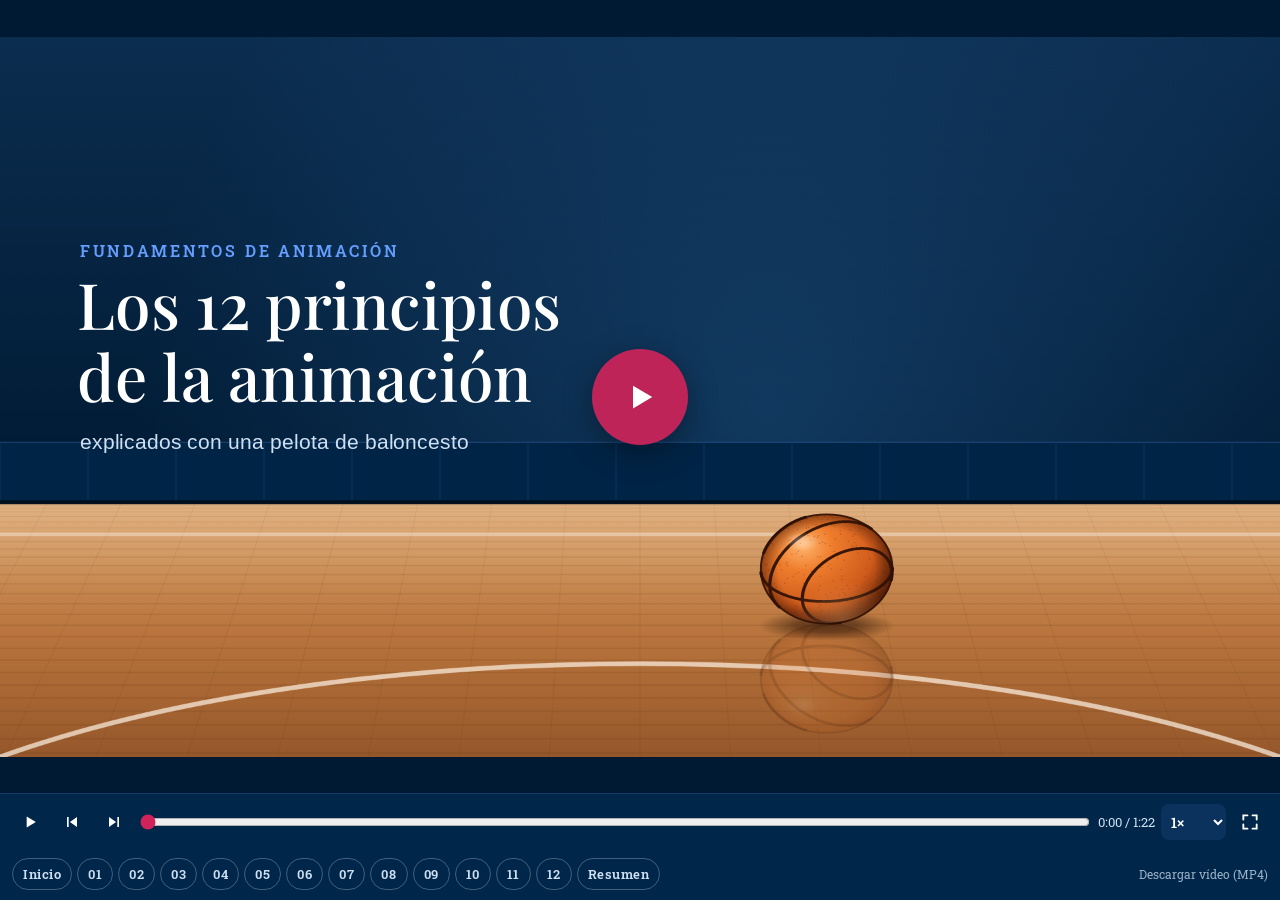
<file: multimedia/principios-animacion/index.html>
<!doctype html>
<html lang="es">
<head>
<meta charset="utf-8">
<meta name="viewport" content="width=device-width, initial-scale=1">
<meta name="robots" content="noindex, nofollow, noarchive, nosnippet, noimageindex">
<meta name="googlebot" content="noindex, nofollow, noarchive, nosnippet, noimageindex">
<meta name="bingbot" content="noindex, nofollow, noarchive, nosnippet, noimageindex">
<title>Los 12 principios de la animación</title>
<meta name="description" content="Animación interactiva: los 12 principios de la animación explicados con una pelota de baloncesto.">
<link rel="preconnect" href="https://fonts.googleapis.com">
<link rel="preconnect" href="https://fonts.gstatic.com" crossorigin>
<link href="https://fonts.googleapis.com/css2?family=Playfair+Display:wght@400;500;700&family=Roboto+Slab:wght@400;600;700&family=Arimo:wght@400;700&display=swap" rel="stylesheet">
<style>
:root{--navy:#001a33;--blue:#003865;--acc:#cf2359;--sky:#649eff;--ondark:#cfe0f2;--bar:#00264a}
*{box-sizing:border-box}
html,body{margin:0;height:100%;background:var(--navy);color:#fff;font-family:"Roboto Slab",Georgia,serif}
.player{height:100vh;height:100dvh;display:flex;flex-direction:column;min-height:300px}
.stage{flex:1;min-height:0;position:relative;display:flex;align-items:center;justify-content:center;overflow:hidden}
canvas{display:block;cursor:pointer}
.bigplay{position:absolute;inset:0;margin:auto;width:96px;height:96px;border-radius:50%;border:0;background:rgba(207,35,89,.92);color:#fff;cursor:pointer;display:flex;align-items:center;justify-content:center;box-shadow:0 8px 30px rgba(0,0,0,.35);transition:transform .15s}
.bigplay:hover{transform:scale(1.06)}
.bigplay svg{width:42px;height:42px}
.bigplay[hidden]{display:none}
.bar{display:flex;align-items:center;gap:6px;padding:8px 12px;background:var(--bar);border-top:1px solid rgba(100,158,255,.18)}
.bar button,.bar select{height:36px;min-width:36px;border:0;border-radius:8px;background:transparent;color:#fff;cursor:pointer;display:flex;align-items:center;justify-content:center;font:600 14px "Roboto Slab",serif}
.bar button:hover,.bar select:hover{background:rgba(100,158,255,.16)}
.bar button svg{width:20px;height:20px}
.bar select{padding:0 6px;background:rgba(100,158,255,.1)}
.bar select option{background:var(--navy)}
#seek{flex:1;min-width:60px;accent-color:var(--acc);height:36px;cursor:pointer}
#time{font:400 13px "Roboto Slab",serif;color:var(--ondark);white-space:nowrap;font-variant-numeric:tabular-nums}
.chapters{display:flex;gap:5px;padding:8px 12px 10px;background:var(--bar);overflow-x:auto;scrollbar-width:thin}
.chapters button{flex:0 0 auto;height:32px;padding:0 10px;border-radius:16px;border:1.5px solid rgba(207,224,242,.3);background:transparent;color:var(--ondark);font:600 13px "Roboto Slab",serif;letter-spacing:.04em;cursor:pointer}
.chapters button:hover{border-color:var(--sky);color:#fff}
.chapters button[aria-current="true"]{background:var(--acc);border-color:var(--acc);color:#fff}
.dl{margin-left:auto;font:400 12px "Roboto Slab",serif;color:var(--ondark);opacity:.75;white-space:nowrap;align-self:center;text-decoration:none}
.dl:hover{opacity:1;text-decoration:underline}
button:focus-visible,select:focus-visible,input:focus-visible,a:focus-visible{outline:2px solid var(--sky);outline-offset:2px}
.sr{position:absolute;width:1px;height:1px;overflow:hidden;clip:rect(0 0 0 0);white-space:nowrap}
@media (max-width:560px){#time{display:none}.bar{gap:2px;padding:6px 8px}.dl{display:none}}
</style>
</head>
<body>
<main class="player" id="player">
  <div class="stage" id="stage">
    <canvas id="cv" role="img" aria-label="Animación de una pelota de baloncesto que ilustra los 12 principios de la animación"></canvas>
    <button class="bigplay" id="bigplay" aria-label="Reproducir animación"><svg viewBox="0 0 24 24" fill="currentColor"><path d="M8 5.5v13l11-6.5z"/></svg></button>
  </div>
  <div class="bar">
    <button id="play" aria-label="Reproducir" title="Reproducir / pausa (espacio)"></button>
    <button id="prev" aria-label="Fotograma anterior" title="Fotograma anterior (←)"><svg viewBox="0 0 24 24" fill="currentColor"><path d="M6 6h2v12H6zm3.5 6 8.5 6V6z"/></svg></button>
    <button id="next" aria-label="Fotograma siguiente" title="Fotograma siguiente (→)"><svg viewBox="0 0 24 24" fill="currentColor"><path d="M16 6h2v12h-2zM6 18l8.5-6L6 6z"/></svg></button>
    <input type="range" id="seek" min="0" step="0.0333" value="0" aria-label="Posición en la animación">
    <span id="time">0:00 / 1:22</span>
    <select id="speed" aria-label="Velocidad" title="Velocidad">
      <option value="1">1×</option><option value="0.5">0,5×</option><option value="0.25">0,25×</option>
    </select>
    <button id="fs" aria-label="Pantalla completa" title="Pantalla completa"><svg viewBox="0 0 24 24" fill="none" stroke="currentColor" stroke-width="2.2" stroke-linecap="round"><path d="M4 9V4h5M20 9V4h-5M4 15v5h5M20 15v5h-5"/></svg></button>
  </div>
  <nav class="chapters" id="chapters" aria-label="Ir a un principio"></nav>
  <p class="sr" id="live" aria-live="polite"></p>
</main>
<script>
"use strict";
// ================================================================ utilidades
const W = 1920, H = 1080, FPS = 30;
const NAVY = '#001a33', BLUE = '#003865', ACC = '#cf2359', SKY = '#649eff', ONDARK = '#cfe0f2', WHITE = '#ffffff';
const PF = 'Playfair Display', RS = 'Roboto Slab', AR = 'Arimo';
const _cc = {};
function col(h, a = 1) {
  let c = _cc[h]; if (!c) { const x = h.replace('#', ''); c = _cc[h] = [parseInt(x.slice(0, 2), 16), parseInt(x.slice(2, 4), 16), parseInt(x.slice(4, 6), 16)]; }
  return `rgba(${c[0]},${c[1]},${c[2]},${Math.max(0, Math.min(1, a))})`;
}
const clamp = (x, a = 0, b = 1) => Math.max(a, Math.min(b, x));
const lerp = (a, b, t) => a + (b - a) * t;
const smooth = t => { t = clamp(t); return t * t * (3 - 2 * t); };
const eio = t => { t = clamp(t); return t < .5 ? 4 * t ** 3 : 1 - (-2 * t + 2) ** 3 / 2; };
const eout = t => { t = clamp(t); return 1 - (1 - t) ** 3; };
const eback = (t, s = 1.9) => { t = clamp(t) - 1; return t * t * ((s + 1) * t + s) + 1; };
const win = (t, a, b, f = .3) => clamp((t - a) / f) * clamp((b - t) / f);
const deg = Math.PI / 180;
function rng(seed) { let a = seed >>> 0; return () => { a |= 0; a = a + 0x6D2B79F5 | 0; let t = Math.imul(a ^ a >>> 15, 1 | a); t = t + Math.imul(t ^ t >>> 7, 61 | t) ^ t; return ((t ^ t >>> 14) >>> 0) / 4294967296; }; }
const uni = (r, a, b) => a + (b - a) * r();

let ctx;
function fnt(w, size, fam) { return `${w} ${size}px "${fam}"`; }
function tw(s, f, track = 0) {
  ctx.font = f; if (!track) return ctx.measureText(s).width;
  let w = 0; for (const ch of s) w += ctx.measureText(ch).width; return w + track * (s.length - 1);
}
function text(s, x, y, fam, w, size, color, align = 'l', track = 0) {
  const f = fnt(w, size, fam); const ww = tw(s, f, track);
  if (align === 'c') x -= ww / 2; else if (align === 'r') x -= ww;
  ctx.font = f; ctx.fillStyle = color; ctx.textAlign = 'left'; ctx.textBaseline = 'alphabetic';
  if (!track) ctx.fillText(s, x, y);
  else for (const ch of s) { ctx.fillText(ch, x, y); x += ctx.measureText(ch).width + track; }
  return ww;
}
function wrap(s, f, maxw) {
  const lines = []; let cur = '';
  for (const wd of s.split(' ')) { const t = (cur + ' ' + wd).trim(); if (tw(t, f) > maxw && cur) { lines.push(cur); cur = wd; } else cur = t; }
  if (cur) lines.push(cur); return lines;
}
function rrect(x, y, w, h, r) { ctx.beginPath(); ctx.moveTo(x + r, y); ctx.arcTo(x + w, y, x + w, y + h, r); ctx.arcTo(x + w, y + h, x, y + h, r); ctx.arcTo(x, y + h, x, y, r); ctx.arcTo(x, y, x + w, y, r); ctx.closePath(); }
function line(x1, y1, x2, y2, c, w) { ctx.beginPath(); ctx.moveTo(x1, y1); ctx.lineTo(x2, y2); ctx.strokeStyle = c; ctx.lineWidth = w; ctx.lineCap = 'round'; ctx.stroke(); }
function circle(x, y, r, c) { ctx.beginPath(); ctx.arc(x, y, r, 0, 2 * Math.PI); ctx.fillStyle = c; ctx.fill(); }
function ring(x, y, r, c, w) { ctx.beginPath(); ctx.arc(x, y, r, 0, 2 * Math.PI); ctx.strokeStyle = c; ctx.lineWidth = w; ctx.stroke(); }
function oval(x0, y0, x1, y1) { ctx.beginPath(); ctx.ellipse((x0 + x1) / 2, (y0 + y1) / 2, Math.abs(x1 - x0) / 2, Math.abs(y1 - y0) / 2, 0, 0, 2 * Math.PI); }
function softOval(cx, cy, rx, ry, color, a, soft = .45) {
  if (a <= 0 || rx <= 0) return;
  ctx.save(); ctx.translate(cx, cy); ctx.scale(1, ry / rx);
  const g = ctx.createRadialGradient(0, 0, 0, 0, 0, rx); g.addColorStop(0, col(color, a)); g.addColorStop(1 - soft, col(color, a * .85)); g.addColorStop(1, col(color, 0));
  ctx.fillStyle = g; ctx.beginPath(); ctx.arc(0, 0, rx, 0, 2 * Math.PI); ctx.fill(); ctx.restore();
}
function pill(s, x, y, a = 1, o = {}) {
  if (a <= .01) return;
  const { color = WHITE, size = 18, align = 'l', bg = NAVY, bga = .78, border = null, ba = 0 } = o;
  const f = fnt(600, size, RS), w = tw(s, f, 2), pad = 16, h = size * 2;
  const x0 = align === 'l' ? x : align === 'c' ? x - (w + 2 * pad) / 2 : x - w - 2 * pad;
  rrect(x0, y - h / 2, w + 2 * pad, h, h / 2); ctx.fillStyle = col(bg, bga * a); ctx.fill();
  if (border && ba > 0) { ctx.strokeStyle = col(border, ba * a); ctx.lineWidth = 2.5; ctx.stroke(); }
  text(s, x0 + pad, y + size * .36, RS, 600, size, col(color, a), 'l', 2);
}
function alphaDo(a, fn) { if (a <= .004) return; ctx.save(); ctx.globalAlpha *= a; fn(); ctx.restore(); }

// ================================================================ escenario
const GY = 880, HZ = 700, R = 90, MRG = 60;
let BG = null;
function makeBG() {
  const cv = document.createElement('canvas'); cv.width = W + 2 * MRG; cv.height = H + 2 * MRG;
  const sv = ctx; ctx = cv.getContext('2d'); ctx.translate(MRG, MRG);
  const L = -MRG, T = -MRG, Rr = W + MRG, B = H + MRG;
  let g = ctx.createLinearGradient(0, T, 0, HZ); g.addColorStop(0, '#0d2f52'); g.addColorStop(1, '#001a33'); ctx.fillStyle = g; ctx.fillRect(L, T, Rr - L, HZ - T);
  g = ctx.createRadialGradient(1150, 560, 0, 1150, 560, 950); g.addColorStop(0, col('#245a8e', .45)); g.addColorStop(1, col('#245a8e', 0)); ctx.fillStyle = g; ctx.fillRect(L, T, Rr - L, HZ - T);
  ctx.fillStyle = '#002446'; ctx.fillRect(L, HZ - 92, Rr - L, 92);
  line(L, HZ - 92, Rr, HZ - 92, col(SKY, .22), 2);
  for (let i = -1; i < 16; i++) line(i * 132, HZ - 92, i * 132, HZ, col('#0e3a66', .7), 1.5);
  g = ctx.createLinearGradient(0, HZ, 0, B); g.addColorStop(0, '#dca46a'); g.addColorStop(.45, '#b8743c'); g.addColorStop(1, '#8a4e25'); ctx.fillStyle = g; ctx.fillRect(L, HZ, Rr - L, B - HZ);
  for (let k = 1; k < 30; k++) { const y = HZ + (B - HZ) * (k / 30) ** 1.55; ctx.lineCap = 'butt'; ctx.beginPath(); ctx.moveTo(L, y); ctx.lineTo(Rr, y); ctx.strokeStyle = col('#5e3213', .16); ctx.lineWidth = 1 + k / 18; ctx.stroke(); }
  const vp = [960, HZ - 1700];
  for (let xb = -2400; xb < 4400; xb += 140) { const tp = (B - HZ) / (B - vp[1]); const xt = xb + (vp[0] - xb) * tp; line(xt, HZ, xb, B, col('#5e3213', .09), 1.4); }
  ctx.save(); ctx.beginPath(); ctx.rect(L, HZ, Rr - L, B - HZ); ctx.clip();
  oval(960 - 1300, B + 230 - 430, 960 + 1300, B + 230 + 430); ctx.strokeStyle = col('#fff4e6', .7); ctx.lineWidth = 7; ctx.stroke();
  line(L, HZ + 46, Rr, HZ + 46, col('#fff4e6', .45), 5);
  g = ctx.createLinearGradient(0, HZ, 0, HZ + 140); g.addColorStop(0, col('#ffffff', .16)); g.addColorStop(1, col('#ffffff', 0)); ctx.fillStyle = g; ctx.fillRect(L, HZ, Rr - L, 140);
  ctx.restore();
  ctx.fillStyle = col('#000d1a', .9); ctx.fillRect(L, HZ - 5, Rr - L, 6);
  ctx = sv; return cv;
}

// ================================================================ pelota 3D
const Rx = a => { const c = Math.cos(a), s = Math.sin(a); return [1, 0, 0, 0, c, -s, 0, s, c]; };
const Ry = a => { const c = Math.cos(a), s = Math.sin(a); return [c, 0, s, 0, 1, 0, -s, 0, c]; };
const Rz = a => { const c = Math.cos(a), s = Math.sin(a); return [c, -s, 0, s, c, 0, 0, 0, 1]; };
function mm(A, B) { const C = new Array(9); for (let i = 0; i < 3; i++) for (let j = 0; j < 3; j++) C[i * 3 + j] = A[i * 3] * B[j] + A[i * 3 + 1] * B[3 + j] + A[i * 3 + 2] * B[6 + j]; return C; }
const M3 = (...ms) => ms.reduce(mm);
const ID = [1, 0, 0, 0, 1, 0, 0, 0, 1];
const NT = 241, TT = Array.from({ length: NT }, (_, i) => 2 * Math.PI * i / (NT - 1));
const SA = 52 * deg;
const SEAMS = [TT.map(t => [Math.cos(t), Math.sin(t), 0]), TT.map(t => [0, Math.sin(t), Math.cos(t)]),
  TT.map(t => [Math.sin(SA) * Math.cos(t), Math.sin(SA) * Math.sin(t), Math.cos(SA)]),
  TT.map(t => [Math.sin(SA) * Math.cos(t), Math.sin(SA) * Math.sin(t), -Math.cos(SA)])];
const WIRE = [...[-60, -30, 0, 30, 60].map(l => TT.map(t => [Math.cos(l * deg) * Math.cos(t), Math.sin(l * deg), Math.cos(l * deg) * Math.sin(t)])),
  ...[0, 30, 60, 90, 120, 150].map(o => TT.map(t => [Math.cos(t) * Math.cos(o * deg), Math.sin(t), Math.cos(t) * Math.sin(o * deg)]))];
const PEBBLES = (() => { const r = rng(7), out = []; for (let i = 0; i < 520; i++) { const g = () => Math.sqrt(-2 * Math.log(r() + 1e-9)) * Math.cos(2 * Math.PI * r()); const v = [g(), g(), g()], n = Math.hypot(...v); out.push(v.map(x => x / n)); } return out; })();
const Mspin = (t, rate = 1.1, tilt = .38, roll = .3) => M3(Rz(roll), Rx(tilt), Ry(t * rate));
const Mroll = a => M3(Rz(a), Rx(.4), Ry(.7));
const ap = (M, v) => [M[0] * v[0] + M[1] * v[1] + M[2] * v[2], M[3] * v[0] + M[4] * v[1] + M[5] * v[2], M[6] * v[0] + M[7] * v[1] + M[8] * v[2]];
function curvesPath(curves, M, r) {
  ctx.beginPath();
  for (const cv of curves) { let prev = false; for (const p of cv) { const q = ap(M, p); if (q[2] > .02) { if (prev) ctx.lineTo(q[0] * r, q[1] * r); else ctx.moveTo(q[0] * r, q[1] * r); prev = true; } else prev = false; } }
}
function drawFace(r, f) {
  ctx.save(); ctx.rotate(f.roll || 0);
  const dark = '#1d0b03', [lx, ly] = f.look || [0, 0];
  for (const side of [-1, 1]) {
    let op = f.blink ?? 1; if (side === -1) op *= 1 - (f.wink || 0);
    const ex = side * .31 * r, ey = -.12 * r;
    if (op < .18) { ctx.beginPath(); ctx.moveTo(ex - .15 * r, ey + .02 * r); ctx.quadraticCurveTo(ex, ey - .1 * r, ex + .15 * r, ey + .02 * r); ctx.strokeStyle = dark; ctx.lineWidth = .055 * r; ctx.lineCap = 'round'; ctx.stroke(); }
    else {
      const ew = .15 * r, eh = .21 * r * op;
      oval(ex - ew, ey - eh, ex + ew, ey + eh); ctx.fillStyle = '#fffaf3'; ctx.fill();
      ctx.save(); ctx.clip();
      const px = ex + lx * .055 * r, py = ey + ly * .06 * r + .02 * r;
      circle(px, py, .095 * r, dark); circle(px - .035 * r, py - .04 * r, .032 * r, '#ffffff');
      ctx.restore();
      oval(ex - ew, ey - eh, ex + ew, ey + eh); ctx.strokeStyle = col('#3a1405', .8); ctx.lineWidth = .02 * r; ctx.stroke();
    }
  }
  const sm = f.smile ?? 1;
  ctx.beginPath(); ctx.moveTo(-.22 * r, .2 * r); ctx.quadraticCurveTo(0, .2 * r + .26 * r * sm, .22 * r, .2 * r); ctx.strokeStyle = dark; ctx.lineWidth = .055 * r; ctx.lineCap = 'round'; ctx.stroke();
  for (const side of [-1, 1]) softOval(side * .5 * r, .15 * r, .13 * r, .065 * r, '#ff6f86', .45, .6);
  ctx.restore();
}
function drawBall(x, y, r, sx = 1, sy = 1, phi = 0, M = null, alpha = 1, face = null, wire = 0, ghost = null) {
  if (alpha <= .004) return;
  ctx.save(); ctx.globalAlpha *= alpha; ctx.translate(x, y); ctx.rotate(phi); ctx.scale(sx, sy); ctx.rotate(-phi);
  const ws = 1 / Math.sqrt(sx * sy); ctx.lineCap = 'round'; ctx.lineJoin = 'round';
  if (ghost) {
    const [gc, fa, w] = ghost;
    if (fa > 0) circle(0, 0, r, col('#ef7d2d', fa));
    ring(0, 0, r, gc, w * ws);
  } else {
    let g = ctx.createRadialGradient(-.36 * r, -.42 * r, 0, -.36 * r, -.42 * r, 1.5 * r);
    g.addColorStop(0, '#ffb46c'); g.addColorStop(.3, '#ef7d2d'); g.addColorStop(.72, '#cf5b1b'); g.addColorStop(1, '#6e2a0a');
    circle(0, 0, r, g);
    M = M || ID;
    ctx.beginPath(); const pr = r * .014;
    for (const p of PEBBLES) { const q = ap(M, p); if (q[2] > .15) { ctx.moveTo(q[0] * r + pr, q[1] * r); ctx.arc(q[0] * r, q[1] * r, pr, 0, 2 * Math.PI); } }
    ctx.fillStyle = col('#5a2208', .22); ctx.fill();
    curvesPath(SEAMS, M, r); ctx.strokeStyle = col('#2a1006', .92); ctx.lineWidth = r * .05; ctx.stroke();
    g = ctx.createRadialGradient(0, 0, 0, 0, 0, r); g.addColorStop(0, col('#3d1404', 0)); g.addColorStop(.74, col('#3d1404', 0)); g.addColorStop(1, col('#3d1404', .5)); circle(0, 0, r, g);
    g = ctx.createRadialGradient(.25 * r, .95 * r, 0, .25 * r, .95 * r, .75 * r); g.addColorStop(0, col('#ffc98a', .28)); g.addColorStop(1, col('#ffc98a', 0));
    ctx.save(); ctx.beginPath(); ctx.arc(0, 0, r, 0, 2 * Math.PI); ctx.clip(); ctx.fillStyle = g; ctx.fillRect(-r, -r, 2 * r, 2 * r); ctx.restore();
    softOval(-.37 * r, -.5 * r, .26 * r, .17 * r, '#ffffff', .33, .7);
    if (wire > 0) { curvesPath(WIRE, M, r); ctx.strokeStyle = col(SKY, wire); ctx.lineWidth = 2.2 * ws; ctx.stroke(); }
    if (face) drawFace(r, face);
    ring(0, 0, r, col('#2e1004', .9), 2.6 * ws);
  }
  ctx.restore();
}
function drawShadow(x, h, r, alpha = 1) {
  const k = clamp(h / 650), rx = r * (1.08 - .55 * k), ry = rx * .2, b = 5 + 10 * k;
  softOval(x, GY + 3, rx + b, ry + b * .6, '#2a1205', .6 * (1 - .75 * k) * alpha, .55);
}
function ballAt(x, cy, h, sx, sy, phi, r = R, M = null, o = {}) {
  const { alpha = 1, face = null, wire = 0, refl = true, shadow = true } = o;
  if (refl && alpha > 0) {
    ctx.save(); ctx.beginPath(); ctx.rect(-MRG, GY, W + 2 * MRG, H + MRG - GY); ctx.clip(); ctx.translate(0, 2 * GY); ctx.scale(1, -1);
    drawBall(x, cy, r, sx, sy, phi, M, .15 * alpha, face); ctx.restore();
  }
  if (shadow) drawShadow(x, h, r, alpha);
  drawBall(x, cy, r, sx, sy, phi, M, alpha, face, wire);
}

// ================================================================ secuencias de bote
const G = 4200;
const air = (h, ks = .25, p0 = 0, p1 = 1, x0 = null, x1 = null, g = G) => ({ k: 'air', d: 2 * Math.sqrt(2 * h / g) * (p1 - p0), h, ks: ks * Math.min(1, Math.sqrt(h / 500)), p0, p1, x0, x1 });
const airg = (h, ks, g) => air(h, ks, 0, 1, null, null, g);
const contact = (sq, d = .1, x = null, ki = null, ko = null) => ({ k: 'contact', d, sq, x0: x, x1: x, ki, ko });
const rest = (d, o = {}) => ({ k: 'rest', d, x0: o.x0 ?? null, x1: o.x1 ?? null, ease: o.ease || eio, wob: o.wob || 0, wobf: o.wobf || 3, wobk: o.wobk || 4 });
const curve = (d, fn) => ({ k: 'curve', d, fn, x0: null, x1: null });
function loop(n, h, sq, ks = .25, cd = .1, g = G) { const o = []; for (let i = 0; i < n; i++) o.push(contact(sq, cd), airg(h, ks, g)); return o; }
class Seq {
  constructor(items, x = 0, t0 = 0) {
    const its = this.items = items.map(i => ({ ...i })); this.t0 = t0;
    its.forEach((it, i) => {
      if (it.k !== 'contact') return;
      const pv = its[i - 1], nx = its[i + 1];
      if (it.ki == null) it.ki = pv && pv.k === 'air' && pv.p1 > .99 ? pv.ks : 0;
      if (it.ko == null) it.ko = nx && nx.k === 'air' && nx.p0 < .01 ? nx.ks : 0;
    });
    let t = 0; this.starts = []; for (const it of its) { this.starts.push(t); t += it.d; } this.total = t;
    let lx = x; for (const it of its) { if (it.x0 == null) it.x0 = lx; if (it.x1 == null) it.x1 = it.x0; lx = it.x1; }
  }
  times(kind) { return this.items.map((it, i) => it.k === kind ? this.t0 + this.starts[i] : null).filter(v => v !== null); }
  itemAt(t) {
    t -= this.t0; if (t < 0) return [0, 0];
    for (let i = 0; i < this.items.length; i++) if (t < this.starts[i] + this.items[i].d) return [i, (t - this.starts[i]) / this.items[i].d];
    return [this.items.length - 1, 1];
  }
  at(t) {
    const [i, q] = this.itemAt(t), it = this.items[i], k = it.k;
    let x = lerp(it.x0, it.x1, q), h = 0, sy = 1, vx = 0, vy = 0;
    if (k === 'air') {
      const p = lerp(it.p0, it.p1, q); h = it.h * 4 * p * (1 - p); const v = 1 - 2 * p;
      sy = 1 + it.ks * v * v; const dp = (it.p1 - it.p0) / it.d; vy = -it.h * 4 * v * dp; vx = (it.x1 - it.x0) / it.d;
    } else if (k === 'contact') sy = 1 + it.ki * Math.max(0, 1 - 2 * q) ** 2 + it.ko * Math.max(0, 2 * q - 1) ** 2 - it.sq * Math.sin(Math.PI * q);
    else if (k === 'rest') { x = lerp(it.x0, it.x1, it.ease(q)); const tt = q * it.d; sy = 1 + it.wob * Math.exp(-it.wobk * tt) * Math.sin(2 * Math.PI * it.wobf * tt); }
    else if (k === 'curve') sy = it.fn(q);
    let phi = 0;
    if (k === 'air' && Math.abs(vx) + Math.abs(vy) > 1) { phi = Math.atan2(-vx, vy); while (phi > Math.PI / 2) phi -= Math.PI; while (phi <= -Math.PI / 2) phi += Math.PI; }
    return { x, h, sx: 1 / sy, sy, phi, vx, vy, kind: k, q, i };
  }
}
function cyOf(st, r = R) { const a = r * st.sx, b = r * st.sy; return GY - st.h - Math.sqrt((a * Math.sin(st.phi)) ** 2 + (b * Math.cos(st.phi)) ** 2); }
function ballSeq(st, r = R, M = null, o = {}) { ballAt(st.x, cyOf(st, r), st.h, st.sx, st.sy, st.phi, r, M, o); }

// ================================================================ escenas
const BX = 1180;

// 0 · INTRO
const S0 = (() => {
  const its = [air(440, .28, .5, 1), contact(.34), air(300, .28), contact(.28, .09), air(150, .28), contact(.18, .08), air(60, .28), contact(.1, .07), rest(3, { wob: .05 })];
  let x = 2080; const vx = -420;
  for (const it of its) { if (it.k === 'rest') { it.x0 = x; it.x1 = x - 60; it.ease = eout; } else { it.x0 = x; x += vx * it.d; it.x1 = x; } }
  return new Seq(its, 2080, .4);
})();
function scIntro(t) {
  const a1 = smooth((t - .2) / .6), a2 = smooth((t - .5) / .6), a3 = smooth((t - .9) / .6);
  text('FUNDAMENTOS DE ANIMACIÓN', 120, 330 + 14 * (1 - a1), RS, 600, 24, col(SKY, a1), 'l', 4);
  text('Los 12 principios', 116, 440 + 14 * (1 - a2), PF, 500, 96, col(WHITE, a2));
  text('de la animación', 116, 548 + 14 * (1 - a2), PF, 500, 96, col(WHITE, a2));
  text('explicados con una pelota de baloncesto', 120, 618 + 14 * (1 - a3), AR, 400, 32, col(ONDARK, a3));
  const st = S0.at(t); ballSeq(st, R, Mroll(st.x / R));
}

// 1 · APLASTAR Y ESTIRAR
const S1 = new Seq([air(520, .32, .5, 1), ...loop(5, 520, .36, .32)], BX);
function sc1(t) {
  const st = S1.at(t); ballSeq(st, R, Mspin(t));
  const cur = st.sy > 1.07 ? 0 : st.sy < .93 ? 2 : 1;
  [['ESTIRAR', 1.34], ['NORMAL', 1], ['APLASTAR', .64]].forEach(([lab, sy], i) => {
    const x = 210 + i * 190, base = 572, r = 44, act = i === cur;
    oval(x - r / sy, base - 2 * r * sy, x + r / sy, base);
    if (act) { ctx.fillStyle = '#ef7d2d'; ctx.fill(); }
    ctx.strokeStyle = act ? ACC : col(ONDARK, .45); ctx.lineWidth = 3; ctx.stroke();
    text(lab, x, 616, RS, 600, 17, act ? WHITE : col(ONDARK, .55), 'c', 2);
  });
  text('misma área en las tres formas', 400, 652, AR, 400, 20, col(ONDARK, .7), 'c');
}

// 2 · ANTICIPACIÓN
const S2 = new Seq([rest(.8), curve(1.1, q => 1 - .36 * eio(q)), curve(.25, q => .64 + .012 * Math.sin(q * 60)), curve(.1, q => lerp(.64, 1.3, eout(q))),
  air(560, .3), contact(.38), air(220, .3), contact(.22, .09), air(80, .3), contact(.1, .08), rest(2, { wob: .06 })], BX);
function sc2(t) {
  const st = S2.at(t); ballSeq(st, R, Mspin(t * .7));
  for (const [a, b, s] of [[.8, 2.25, '1 · PREPARACIÓN'], [2.25, 3.4, '2 · ACCIÓN'], [3.4, 5.4, '3 · REACCIÓN']]) pill(s, BX + 175, 640, win(t, a, b, .2), { border: ACC, ba: 1 });
  const a = win(t, .9, 2.25, .2);
  if (a > 0) {
    const yy = 520 + 18 * Math.sin(t * 9);
    line(BX - 230, yy - 60, BX - 230, yy + 40, col(ACC, a), 5);
    ctx.beginPath(); ctx.moveTo(BX - 250, yy + 18); ctx.lineTo(BX - 230, yy + 44); ctx.lineTo(BX - 210, yy + 18); ctx.lineJoin = 'round'; ctx.stroke();
  }
}

// 3 · PUESTA EN ESCENA
const SX3 = 1280;
const S3 = new Seq([air(300, .25, .5, 1), ...loop(6, 300, .28)], SX3);
function sc3(t) {
  const s = smooth((t - .4) / 1.1);
  for (const [xx, rr] of [[470, 56], [760, 44], [1690, 60]]) { drawShadow(xx, 0, rr, 1 - .6 * s); drawBall(xx, GY - rr, rr, 1, 1, 0, Mroll(xx * .01), 1 - .55 * s); }
  const st = S3.at(t); ballSeq(st, R, Mspin(t));
  let g = ctx.createRadialGradient(SX3, 690, 0, SX3, 690, 640); g.addColorStop(0, col(NAVY, 0)); g.addColorStop(.36, col(NAVY, 0)); g.addColorStop(1, col(NAVY, .86 * s));
  ctx.fillStyle = g; ctx.fillRect(-MRG, -MRG, W + 2 * MRG, H + 2 * MRG);
  ctx.beginPath(); ctx.moveTo(SX3 - 70, -10); ctx.lineTo(SX3 + 70, -10); ctx.lineTo(SX3 + 250, GY + 30); ctx.lineTo(SX3 - 250, GY + 30); ctx.closePath();
  g = ctx.createLinearGradient(0, 0, 0, GY); g.addColorStop(0, col('#ffffff', .2 * s)); g.addColorStop(1, col('#ffffff', .04 * s)); ctx.fillStyle = g; ctx.fill();
  softOval(SX3, GY + 3, 270, 52, '#fff3d6', .22 * s, .5);
  const gg = win(t, 1.8, 4.7, .5);
  if (gg > 0) {
    ctx.save(); ctx.setLineDash([14, 10]); ctx.strokeStyle = col(SKY, .7 * gg); ctx.lineWidth = 2; ctx.lineCap = 'butt';
    for (const xx of [640, 1280]) { ctx.beginPath(); ctx.moveTo(xx, 0); ctx.lineTo(xx, H); ctx.stroke(); }
    for (const yy of [360, 720]) { ctx.beginPath(); ctx.moveTo(0, yy); ctx.lineTo(W, yy); ctx.stroke(); }
    ctx.restore();
    ring(1280, 720, 11, col(SKY, gg), 3);
    pill('REGLA DE LOS TERCIOS', 1300, 360, gg, { bg: BLUE, bga: .9, size: 16 });
  }
  pill('FOCO EN LO IMPORTANTE', SX3, 1010, win(t, 1.2, 5.3, .4), { align: 'c', border: ACC, ba: 1 });
}

// 4 · ACCIÓN DIRECTA Y POSE A POSE
const P4 = new Seq([contact(.33, .1, 560), air(340, .25, 0, 1, 560, 1130), contact(.33), air(340, .25, 0, 1, 1130, 1700), contact(.33)], 560);
const Ta = P4.items[1].d;
const KEYT = [.05, .1 + Ta / 2, .15 + Ta, .2 + 1.5 * Ta, .25 + 2 * Ta];
const INBT = [...[1, 2, 3, 5, 6, 7].map(k => .1 + Ta * k / 8), ...[1, 2, 3, 5, 6, 7].map(k => .2 + Ta + Ta * k / 8)];
function sc4(t, D) {
  const play = 3.9, dim = 1 - .55 * smooth((t - play + .3) / .3);
  INBT.forEach((tt, j) => { const a = clamp((t - 1.9 - .09 * j) / .2) * .85 * dim; const st = P4.at(tt); drawBall(st.x, cyOf(st), R, st.sx, st.sy, st.phi, null, a, null, 0, [col(SKY), 0, 2.2]); });
  KEYT.forEach((tt, i) => {
    const a = clamp((t - .4 - .28 * i) / .22) * dim; const st = P4.at(tt), cy = cyOf(st);
    drawBall(st.x, cy, R, st.sx, st.sy, st.phi, null, a, null, 0, [ACC, .38, 3.5]);
    if (a > 0) text(`CLAVE ${i + 1}`, st.x, cy - R * st.sy - 22, RS, 600, 16, col(ACC, Math.min(1, a * 1.6)), 'c', 2);
  });
  if (t > play - .3) { const st = P4.at(clamp(t - play, 0, P4.total - .001)); ballSeq(st, R, Mroll(st.x / R), { alpha: smooth((t - play + .3) / .3) }); }
  for (const [a, b, s] of [[.3, 1.85, '1 · POSES CLAVE'], [1.85, play - .1, '2 · INTERMEDIOS'], [play - .1, D, '3 · REPRODUCCIÓN']])
    pill(s, 96, 1010, win(t, a, b, .2), { border: s[0] === '1' ? ACC : SKY, ba: 1 });
}

// 5 · ACCIÓN CONTINUADA Y SUPERPUESTA
const RIMX = 1300, RIMY = 418, RIMW = 124, NETL = 168;
const [TRAJ, TEX5, TLAND5, DT5] = (() => {
  const g = 1800; let x = -80, y = 720; const apexy = 205, XE = 1255, YE = RIMY - 6;
  let vy = -Math.sqrt(2 * g * (y - apexy)); const ta = -vy / g, tf = Math.sqrt(2 * (YE - apexy) / g); let vx = (XE - x) / (ta + tf);
  const dt = 1 / 600; let t = 0; const traj = []; let ent = false, tex = null;
  for (;;) {
    const innet = y > YE - 4 && y < RIMY + NETL + R * .5 && Math.abs(x - RIMX) < RIMW + 30 && vy > 0;
    if (innet) ent = true; if (ent && tex === null && !innet) tex = t;
    traj.push([t, x, y, vx, vy, innet]);
    if (y >= GY - R) break;
    const [ax, ay] = innet ? [-15 * vx, g - 3 * vy] : [0, g];
    vx += ax * dt; vy += ay * dt; x += vx * dt; y += vy * dt; t += dt;
  }
  return [traj, tex, t, dt];
})();
const T05 = .25, XL5 = TRAJ[TRAJ.length - 1][1];
const S5 = new Seq([contact(.3, .1, null, .13), air(150, .25, 0, 1, XL5, XL5 + 60), contact(.2, .09), air(55, .25, 0, 1, XL5 + 60, XL5 + 84), contact(.1, .08),
  rest(3, { x0: XL5 + 84, x1: XL5 + 110, ease: eout, wob: .08, wobf: 3.2, wobk: 3.2 })], XL5, T05 + TLAND5);
function ball5(t) {
  const tau = t - T05;
  if (tau < TLAND5) {
    const k = Math.floor(clamp(tau / DT5, 0, TRAJ.length - 1)); const [, x, y, vx, vy, inn] = TRAJ[k];
    const sp = Math.hypot(vx, vy), sy = 1 + .16 * clamp(sp / 1600); let phi = Math.atan2(-vx, vy);
    while (phi > Math.PI / 2) phi -= Math.PI; while (phi <= -Math.PI / 2) phi += Math.PI;
    return [x, y, GY - (y + R), 1 / sy, sy, phi, -2.6 * Math.max(tau, 0), inn];
  }
  const st = S5.at(t), rl = -2.6 * TLAND5 + (st.x - XL5) / R;
  return [st.x, cyOf(st), st.h, st.sx, st.sy, st.phi, rl, false];
}
function drawNet(t, bx, by, inn) {
  const Mn = 9, Nn = 7, te = TEX5 != null ? T05 + TEX5 : 1e9, tau = t - te;
  let sway = 0, st = 1;
  if (tau > 0) { sway = 30 * Math.sin(2 * Math.PI * 1.6 * tau) * Math.exp(-2.2 * tau); st = 1 + .14 * Math.exp(-3 * tau) * Math.cos(2 * Math.PI * 2.1 * tau); }
  let bump = 0;
  if (inn || (by > RIMY - R && by < RIMY + NETL + R && Math.abs(bx - RIMX) < RIMW + 30 && tau < 0)) bump = 1;
  if (bump) st = 1 + .3 * clamp((by - RIMY + R) / (NETL + R));
  const pts = [];
  for (let i = 0; i < Mn; i++) {
    const u = lerp(-1, 1, i / (Mn - 1)), c = [];
    for (let j = 0; j <= Nn; j++) {
      const s = j / Nn, y = RIMY + NETL * s * st, xb = RIMX + lerp(RIMW * .97, RIMW * .58, s) * u;
      const b = Math.exp(-(((y - by) / (R * .95)) ** 2)) * bump;
      c.push([xb + u * b * 38 + (sway + (bx - RIMX) * .35 * bump) * s ** 1.4, y]);
    }
    pts.push(c);
  }
  ctx.beginPath();
  for (let j = 0; j < Nn; j++) for (let i = 0; i < Mn - 1; i++) {
    ctx.moveTo(...pts[i][j]); ctx.lineTo(...pts[i + 1][j + 1]); ctx.moveTo(...pts[i + 1][j]); ctx.lineTo(...pts[i][j + 1]);
  }
  for (const i of [0, Mn - 1]) { ctx.moveTo(...pts[i][0]); for (let j = 1; j <= Nn; j++) ctx.lineTo(...pts[i][j]); }
  ctx.strokeStyle = col('#ffffff', .9); ctx.lineWidth = 2.6; ctx.lineCap = 'round'; ctx.lineJoin = 'round'; ctx.stroke();
}
function sc5(t, D) {
  ctx.fillStyle = '#7d93ab'; ctx.fillRect(1640, 300, 24, HZ + 8 - 300); ctx.fillRect(1478, 296, 172, 20);
  ctx.fillStyle = '#5d728a'; ctx.fillRect(1626, HZ - 6, 52, 18);
  rrect(1120, 186, 360, 246, 8); ctx.fillStyle = col('#f4f8fc', .95); ctx.fill(); ctx.strokeStyle = '#c3d2e3'; ctx.lineWidth = 7; ctx.stroke();
  ctx.strokeStyle = ACC; ctx.lineWidth = 6; ctx.strokeRect(1226, 306, 148, 106);
  const rim = (a0, a1, c, w) => { ctx.beginPath(); ctx.ellipse(RIMX, RIMY, RIMW, 15, 0, a0, a1); ctx.strokeStyle = c; ctx.lineWidth = w; ctx.lineCap = 'round'; ctx.stroke(); };
  rim(Math.PI, 2 * Math.PI, '#b81d4d', 8);
  const [x, cy, h, sx, sy, phi, rl, inn] = ball5(t);
  ballAt(x, cy, h, sx, sy, phi, R, Mroll(rl));
  drawNet(t, x, cy, inn);
  rim(0, Math.PI, ACC, 9);
  const te = T05 + TEX5;
  let a = win(t, te + .1, te + 2.9, .3);
  if (a > 0) { line(1450, 520, 1500, 520, col(WHITE, a * .8), 2); pill('LA RED SIGUE MOVIÉNDOSE', 1505, 520, a, { size: 17, border: SKY, ba: 1 }); }
  a = win(t, T05 + TLAND5 + .2, D, .3);
  pill('LA PELOTA VIBRA Y SE ASIENTA', XL5 + 110, 1010, a, { size: 17, align: 'c', border: ACC, ba: 1 });
}

// 6 · ENTRADAS Y SALIDAS LENTAS
const G6 = 2600, H6 = 480;
const S6 = new Seq([air(H6, .25, .5, 1, null, null, G6), ...loop(3, H6, .3, .25, .1, G6)], 1260, .15);
const RULX = 1010;
const TICKS6 = Array.from({ length: Math.floor(Math.sqrt(2 * H6 / G6) * 30) + 1 }, (_, k) => GY - R - H6 + .5 * G6 * (k / 30) ** 2);
function sc6(t) {
  const aA = clamp((4.25 - t) / .3);
  alphaDo(aA, () => {
    line(RULX, TICKS6[0] - 20, RULX, GY - R + 10, col(ONDARK, .35), 2);
    for (const y of TICKS6) line(RULX - 16, y, RULX + 16, y, col(SKY, .9), 3);
    const st = S6.at(t), cy = cyOf(st);
    for (let k = 8; k > 0; k--) { const sk = S6.at(t - k / 30); drawBall(sk.x, cyOf(sk), R, sk.sx, sk.sy, sk.phi, null, .13 * (1 - k / 9), null, 0, [col(SKY), .3, 2]); }
    circle(RULX, cy, 9, ACC);
    line(RULX + 20, cy, st.x - R * st.sx - 10, cy, col(ACC, .5), 2);
    ballSeq(st, R, Mspin(t));
    text('FRENADA', RULX - 36, TICKS6[0] + 14, RS, 700, 26, SKY, 'r', 3);
    text('fotogramas juntos', RULX - 36, TICKS6[0] + 46, AR, 400, 22, ONDARK, 'r');
    text('ACELERACIÓN', RULX - 36, GY - R - 60, RS, 700, 26, ACC, 'r', 3);
    text('fotogramas separados', RULX - 36, GY - R - 28, AR, 400, 22, ONDARK, 'r');
  });
  const tb = t - 4.55, DUR = 2.6, X0 = 470, X1 = 1560;
  alphaDo(clamp((t - 4.25) / .3), () => {
    const nf = Math.round(DUR * 30);
    for (let k = 0; k <= nf; k++) if (tb >= k / 30) circle(lerp(X0, X1, eio(k / nf)), GY + 24, 5, col(WHITE, .95));
    const x = lerp(X0, X1, eio(tb / DUR));
    ballAt(x, GY - R, 0, 1, 1, 0, R, Mroll(x / R));
    pill('ACELERA', 640, 1000, win(tb, .1, 9, .3), { align: 'c', border: ACC, ba: 1 });
    pill('VELOCIDAD MÁXIMA', 1015, 1000, win(tb, 1.1, 9, .3), { align: 'c' });
    pill('FRENA', 1390, 1000, win(tb, 1.8, 9, .3), { align: 'c', border: SKY, ba: 1 });
  });
}

// 7 · ARCOS
const S7 = (() => {
  const vx = 360; let x = -70; const its = [air(420, .27, .5, 1)];
  for (const h of [330, 230, 150, 90, 45]) its.push(contact(.3 * Math.min(1, h / 330) + .06, .09), air(h, .27));
  its.push(contact(.08, .08));
  for (const it of its) { it.x0 = x; x += vx * it.d; it.x1 = x; }
  its.push(rest(1.5, { x0: x, x1: x + 170, ease: eout }));
  return new Seq(its, -70, .25);
})();
const S7end = S7.t0 + S7.total;
function sc7(t, D) {
  const pts = []; for (let v = .25; v < Math.min(t, S7end); v += 1 / 30) { const s = S7.at(v); pts.push([s.x, cyOf(s)]); }
  if (pts.length > 1) {
    ctx.beginPath(); ctx.moveTo(...pts[0]); for (const p of pts.slice(1)) ctx.lineTo(...p);
    ctx.strokeStyle = col(SKY, .35); ctx.lineWidth = 3; ctx.lineJoin = 'round'; ctx.stroke();
    pts.forEach((p, k) => { if (k % 2 === 0) circle(p[0], p[1], 4.5, col(SKY, .9)); });
  }
  const st = S7.at(t); ballSeq(st, R, Mroll(st.x / R));
  pill('TRAYECTORIA EN ARCO', 96, 1010, win(t, .8, D, .4), { border: SKY, ba: 1 });
}

// 8 · ACCIÓN SECUNDARIA
const S8 = new Seq([air(460, .27, .5, 1), ...loop(5, 460, .34, .27)], BX, .1);
const IMP8 = S8.times('contact');
function sc8(t, D) {
  const st = S8.at(t);
  IMP8.forEach((ti, n) => {
    const tau = t - ti; if (tau < 0 || tau > 1) return;
    const r = rng(n * 31 + 5), a = clamp((.5 - tau) / .5), rx = R * (1 + 3.2 * eout(tau / .5));
    oval(BX - rx, GY - rx * .17 + 4, BX + rx, GY + rx * .17 + 4); ctx.strokeStyle = col('#fff4e6', .55 * a); ctx.lineWidth = 3; ctx.stroke();
    for (let k = 0; k < 18; k++) {
      const d = k % 2 ? -1 : 1, vx = d * uni(r, 160, 560), vy = -uni(r, 40, 260), r0 = uni(r, 9, 22);
      const e = (1 - Math.exp(-3.2 * tau)) / 3.2, px = BX + d * R * .55 + vx * e, py = GY - 8 + vy * e + 140 * tau * tau;
      const rr = r0 * (1 + 1.6 * tau); softOval(px, py, rr + 4, rr + 4, '#f3dfc3', .55 * (1 - tau) ** 2, .5);
    }
    const al = clamp((.28 - tau) / .28);
    if (al > 0) for (const ang of [-160, -135, -110, -70, -45, -20]) {
      const ar = ang * deg, r1 = R * 1.25 + 30 * eout(tau / .28), r2 = r1 + 38;
      line(BX + r1 * Math.cos(ar), GY - R * .55 + r1 * Math.sin(ar) * .8, BX + r2 * Math.cos(ar), GY - R * .55 + r2 * Math.sin(ar) * .8, col(WHITE, al), 4);
    }
    const ao = clamp((.75 - tau) / .25);
    if (ao > 0) {
      const s = 70 * eback(tau / .22);
      if (s > 1) {
        ctx.save(); ctx.translate(BX - 300, GY - 230); ctx.rotate(-8 * deg);
        ctx.font = fnt(700, s, PF); const w = ctx.measureText('¡PUM!').width; ctx.textAlign = 'left';
        ctx.lineJoin = 'round'; ctx.lineWidth = 8; ctx.strokeStyle = col(WHITE, ao); ctx.strokeText('¡PUM!', -w / 2, s * .35);
        ctx.fillStyle = col(ACC, ao); ctx.fillText('¡PUM!', -w / 2, s * .35); ctx.restore();
      }
    }
  });
  ballSeq(st, R, Mspin(t));
  pill('PRINCIPAL · EL BOTE', 96, 1010, win(t, .9, D, .4), { border: ACC, ba: 1 });
  pill('SECUNDARIA · POLVO, ONDA Y SONIDO', 430, 1010, win(t, 1.4, D, .4), { border: SKY, ba: 1 });
}

// 9 · TIMING
const gL = 8 * 260 / .62 ** 2, gR = 8 * 520 / 1.3 ** 2;
const S9L = new Seq([air(260, .3, .5, 1, null, null, gL), ...loop(9, 260, .3, .3, .08, gL)], 820, .1);
const S9R = new Seq([air(520, .3, .5, 1, null, null, gR), ...loop(4, 520, .32, .3, .1, gR)], 1460, .1);
function sc9(t, D) {
  for (const [S, lab, sub, xx] of [[S9L, 'BOTE RÁPIDO · 21 FOTOGRAMAS', 'enérgico y con peso', 820], [S9R, 'BOTE LENTO · 42 FOTOGRAMAS', 'flotante y ligero', 1460]]) {
    const st = S.at(t); ballSeq(st, R, Mspin(xx < 1000 ? t * 1.4 : t * .7));
    const last = Math.max(-9, ...S.times('contact').filter(v => v <= t));
    const fl = Math.exp(-7 * (t - last));
    pill(lab, xx, 985, win(t, .3, D, .4), { align: 'c', border: ACC, ba: fl, size: 18 });
    text(sub, xx, 1040, AR, 400, 22, col(WHITE, .92 * win(t, .5, D, .4)), 'c');
  }
}

// 10 · EXAGERACIÓN
const SXR = 1260;
const S10 = new Seq([air(1050, .62, .5, 1), contact(.62, .16), air(1050, .62), contact(.6, .16), air(560, .55), contact(.45, .13),
  air(180, .4), contact(.25, .1), rest(2.5, { wob: .12, wobf: 3.4, wobk: 3 })], SXR, .25);
const S10L = new Seq([air(170, .06, .5, 1), ...loop(9, 170, .07, .06, .08)], 600, .1);
const IMP10 = S10.times('contact').map((ti, i) => [ti, S10.items.filter(x => x.k === 'contact')[i].sq]);
const CRACKS = (() => { const r = rng(4); return Array.from({ length: 8 }, () => Array.from({ length: 3 }, () => [uni(r, -1, 1), uni(r, .7, 1)])); })();
function shake10(t) {
  let dx = 0, dy = 0;
  for (const [ti, sq] of IMP10) { const tau = t - ti; if (tau >= 0 && tau < .6) { const A = 24 * sq / .6 * Math.exp(-9 * tau); dx += A * Math.sin(53 * tau); dy += A * .7 * Math.cos(47 * tau); } }
  return [dx, dy];
}
function sc10(t, D) {
  const stl = S10L.at(t); ballSeq(stl, 60, Mspin(t));
  pill('REALISTA', 600, 1000, win(t, .4, D, .4), { align: 'c' });
  for (const [ti, sq] of IMP10) {
    const tau = t - ti;
    if (sq > .5 && tau >= 0 && tau < 2) {
      const a = clamp((2 - tau) / .6), g = eout(tau / .12);
      CRACKS.forEach((cr, n) => {
        const ang = Math.PI * (n + .5) / CRACKS.length; let px = SXR, py = GY + 2;
        ctx.beginPath(); ctx.moveTo(px, py);
        cr.forEach(([j, s], k) => { const L = (55 + 35 * k) * s * g, a2 = ang + j * .3; px += L * Math.cos(a2); py += L * Math.sin(a2) * .25; ctx.lineTo(px, py); });
        ctx.strokeStyle = col('#3b1c08', .75 * a); ctx.lineWidth = 3.2; ctx.lineJoin = 'round'; ctx.lineCap = 'round'; ctx.stroke();
      });
    }
    if (tau >= 0 && tau < .3) {
      const rr = Math.max(1, R * 3.3 * eout(tau / .2));
      ctx.save(); ctx.translate(SXR, GY); ctx.scale(1.4, .75);
      const g = ctx.createRadialGradient(0, 0, 0, 0, 0, rr); g.addColorStop(0, col('#ffffff', .55 * (1 - tau / .3))); g.addColorStop(1, col('#ffffff', 0));
      ctx.fillStyle = g; ctx.beginPath(); ctx.arc(0, 0, rr, 0, 2 * Math.PI); ctx.fill(); ctx.restore();
    }
  }
  const st = S10.at(t), cy = cyOf(st), sp = Math.abs(st.vy);
  if (st.kind === 'air' && sp > 1700) {
    const a = clamp((sp - 1700) / 1500), d = st.vy > 0 ? -1 : 1;
    [-.62, -.3, 0, .3, .62].forEach((o, k) => { const L = (.09 + .05 * (k % 2)) * sp, y0 = cy + d * (R * st.sy + 24); line(SXR + o * R * st.sx, y0, SXR + o * R * st.sx, y0 + d * L, col(WHITE, .65 * a), 4); });
  }
  ballSeq(st, R, Mspin(t * 1.6));
  pill('EXAGERADO', SXR, 1000, win(t, .4, D, .4), { align: 'c', border: ACC, ba: 1 });
}

// 11 · DIBUJO SÓLIDO
const R11 = 150, X11 = 1230;
const S11 = new Seq([air(70, .05, .5, 1, null, null, 1400), ...loop(8, 70, .07, .05, .12, 1400)], X11, .1);
function sc11(t) {
  const st = S11.at(t), cy = cyOf(st, R11);
  const M = M3(Rz(.35), Rx(.55 + .25 * Math.sin(t * .9)), Ry(t * 1.15));
  ballAt(st.x, cy, st.h, st.sx, st.sy, st.phi, R11, M, { wire: .85 * win(t, 1.3, 5, .5) });
  let a = win(t, 1.5, 5.4, .4);
  if (a > 0) {
    const ex = X11 - 135, ey = cy - 115, ang = Math.atan2(ey - 420, ex - 880), c = col('#ffe7b8', .9 * a);
    line(880, 420, ex, ey, c, 4);
    for (const s of [-1, 1]) line(ex, ey, ex - 22 * Math.cos(ang + s * .45), ey - 22 * Math.sin(ang + s * .45), c, 4);
    pill('LUZ', 868, 420, a, { align: 'r', border: '#ffe7b8', ba: 1 });
  }
  a = win(t, 2, 5.4, .4);
  if (a > 0) { line(X11 + R11 + 12, cy - 40, X11 + R11 + 70, cy - 40, col(WHITE, .8 * a), 2); pill('VOLUMEN EN 3D', X11 + R11 + 76, cy - 40, a, { border: SKY, ba: 1 }); }
  pill('SOMBRA = PESO Y CONTACTO', X11, 1010, win(t, 2.5, 5.4, .4), { align: 'c', border: ACC, ba: 1 });
}

// 12 · ATRACTIVO
const R12 = 100, X12 = 1200;
const S12 = new Seq([rest(1.5), curve(.6, q => 1 - .3 * eio(q)), curve(.12, q => lerp(.7, 1.28, eout(q))), air(330, .28),
  contact(.34), air(110, .28), contact(.16, .09), rest(3, { wob: .07 })], X12, .1);
const A12 = S12.items[3], T12A = S12.t0 + S12.starts[3], T12L = T12A + A12.d;
const CONF = (() => { const r = rng(12), cs = [ACC, SKY, WHITE, '#ffb46c', '#ffd23f']; return Array.from({ length: 70 }, () => [uni(r, -1, 1), uni(r, .4, 1), cs[Math.floor(r() * 5)], uni(r, 0, 6.28), uni(r, -8, 8)]); })();
function sc12(t, D) {
  const st = S12.at(t);
  const roll = T12A <= t && t <= T12L ? 2 * Math.PI * eio((t - T12A) / A12.d) : 0;
  if (t > 4.3) { const k = 1 + .07 * smooth((t - 4.3) / .35); st.sy *= k; st.sx = 1 / st.sy; }
  let look = t < .7 ? [-1, 0] : t < 1.25 ? [1, -.3] : [0, 0];
  if (t > 1.5 && t < 2.2) look = [0, .6];
  const blink = t > 1.3 && t < 1.48 ? 1 - Math.sin(Math.PI * clamp((t - 1.3) / .18)) : 1;
  const wink = t > 4.7 && t < 5.2 ? Math.sin(Math.PI * clamp((t - 4.7) / .5)) : 0;
  let smile = t < 3.2 ? .55 : 1.25; if (t > 1.5 && t < 2.25) smile = .2;
  const face = { look, blink, wink, smile, roll };
  const M = mm(Rz(roll), Rx(-.2));
  const tau = t - T12L;
  if (tau > 0) for (const [u, v, c, a0, w] of CONF) {
    const vx = u * 620, vy = -v * 950 - 250, e = (1 - Math.exp(-1.6 * tau)) / 1.6;
    const px = X12 + vx * e, py = GY - 2 * R12 + vy * e + 330 * tau * tau, al = clamp((2.7 - tau) / .5);
    if (al <= 0 || py > H + 20) continue;
    ctx.save(); ctx.translate(px, py); ctx.rotate(a0 + w * tau); ctx.fillStyle = col(c, al); ctx.fillRect(-9, -4, 18, 8); ctx.restore();
  }
  ballSeq(st, R12, M, { face });
  pill('PERSONALIDAD · CARISMA · EXPRESIÓN', X12, 1010, win(t, 3.4, D, .4), { align: 'c', border: ACC, ba: 1 });
}

// 13 · RESUMEN
const NAMES = ['Aplastar y estirar', 'Anticipación', 'Puesta en escena', 'Acción directa y pose a pose', 'Acción continuada y superpuesta',
  'Entradas y salidas lentas', 'Arcos', 'Acción secundaria', 'Timing', 'Exageración', 'Dibujo sólido', 'Atractivo'];
const SOUT = new Seq([air(380, .28, .5, 1), ...loop(8, 380, .34, .28)], 1600, .2);
function scOut(t) {
  const a = smooth((t - .1) / .5);
  text('RESUMEN', 120, 132, RS, 600, 22, col(SKY, a), 'l', 4);
  text('Los 12 principios de la animación', 116, 206, PF, 500, 62, col(WHITE, a));
  NAMES.forEach((nm, i) => {
    const c = Math.floor(i / 6), r = i % 6, aa = smooth((t - .4 - .12 * i) / .35), x = 120 + c * 640, y = 300 + r * 64;
    text(String(i + 1).padStart(2, '0'), x, y + 6 * (1 - aa), RS, 700, 26, col(ACC, aa));
    text(nm, x + 58, y + 6 * (1 - aa), PF, 400, 33, col(WHITE, aa));
  });
  const st = SOUT.at(t); ballSeq(st, R, Mspin(t));
}

// ================================================================ guion
const SCENES = [
  [3.6, scIntro, null, null],
  [5.5, sc1, ['Aplastar y estirar', 'Squash and stretch', 'Se estira al caer y se aplasta al chocar, pero conserva siempre su volumen.'], null],
  [6.0, sc2, ['Anticipación', 'Anticipation', 'Antes de saltar, se encoge y toma impulso: el público intuye lo que va a pasar.'], null],
  [5.5, sc3, ['Puesta en escena', 'Staging', 'Luz, encuadre y composición dirigen la mirada hacia lo importante.'], null],
  [6.8, sc4, ['Acción directa y pose a pose', 'Straight ahead & pose to pose', 'Primero se fijan las poses clave; después se dibujan los intermedios.'], null],
  [6.2, sc5, ['Acción continuada y superpuesta', 'Follow through & overlapping action', 'Cuando la pelota ya ha pasado, la red sigue moviéndose; al caer, la pelota vibra antes de asentarse.'], null],
  [7.6, sc6, ['Entradas y salidas lentas', 'Slow in & slow out · aceleración y frenada', 'Al frenar, los fotogramas se juntan; al acelerar, se separan.'], null],
  [5.6, sc7, ['Arcos', 'Arcs', 'Los movimientos naturales describen trayectorias curvas, no líneas rectas.'], null],
  [5.6, sc8, ['Acción secundaria', 'Secondary action', 'Polvo, onda y sonido refuerzan el bote sin robarle el protagonismo.'], null],
  [5.6, sc9, ['Timing', 'Sincronización', 'El número de fotogramas marca el ritmo y el peso: el mismo bote transmite dos sensaciones.'], null],
  [6.0, sc10, ['Exageración', 'Exaggeration', 'Llevar la acción más allá de lo real la hace más clara y expresiva.'], shake10],
  [6.0, sc11, ['Dibujo sólido', 'Solid drawing', 'Volumen, luz y perspectiva: la pelota es una esfera en tres dimensiones.'], null],
  [6.2, sc12, ['Atractivo', 'Appeal', 'Personalidad y carisma hacen que el público quiera seguir mirando.'], null],
  [6.0, scOut, null, null],
];
const STARTS = [0]; for (const s of SCENES) STARTS.push(STARTS[STARTS.length - 1] + s[0]);
const TOTAL = STARTS[STARTS.length - 1];
const sceneAt = T => { let i = 0; while (i < SCENES.length - 1 && T >= STARTS[i + 1]) i++; return i; };

function caption(n, cap, t, D) {
  const a = win(t, .12, D - .1, .4), off = 14 * (1 - smooth(clamp((t - .12) / .4)));
  if (a <= 0) return;
  const [title, eng, desc] = cap;
  text(`PRINCIPIO ${String(n).padStart(2, '0')}`, 96, 110 + off, RS, 600, 21, col(ACC, a), 'l', 3);
  text(title, 94, 176 + off, PF, 500, 58, col(WHITE, a));
  text(eng, 96, 216 + off, RS, 400, 22, col(SKY, a));
  wrap(desc, fnt(400, 25, AR), 820).forEach((ln, k) => text(ln, 96, 262 + k * 34 + off, AR, 400, 25, col(ONDARK, a)));
  for (let i = 0; i < 12; i++) {
    const x = 1540 + i * 28, y = 100;
    if (i + 1 === n) circle(x, y, 8, ACC); else if (i + 1 < n) circle(x, y, 5, col(SKY, .9)); else ring(x, y, 5, col(ONDARK, .5), 2);
  }
}
function render(T) {
  const i = sceneAt(T), [D, fn, cap, shk] = SCENES[i], t = T - STARTS[i];
  ctx.fillStyle = NAVY; ctx.fillRect(0, 0, W, H);
  const [dx, dy] = shk ? shk(t) : [0, 0];
  ctx.save(); ctx.translate(dx, dy); ctx.drawImage(BG, -MRG, -MRG);
  const ca = i > 0 && i < SCENES.length - 1 ? win(t, 0, D, .28) : i === 0 ? clamp((D - t) / .3) : clamp(t / .3);
  alphaDo(ca, () => fn(t, D));
  ctx.restore();
  if (cap) caption(i, cap, t, D);
  if (T < .4) { ctx.fillStyle = col(NAVY, 1 - T / .4); ctx.fillRect(0, 0, W, H); }
  if (T > TOTAL - .8) { ctx.fillStyle = col(NAVY, clamp((T - TOTAL + .8) / .8)); ctx.fillRect(0, 0, W, H); }
}

// ================================================================ reproductor
const cv = document.getElementById('cv'), stage = document.getElementById('stage'), bigplay = document.getElementById('bigplay');
const playBtn = document.getElementById('play'), seek = document.getElementById('seek'), timeEl = document.getElementById('time');
const speedSel = document.getElementById('speed'), chapters = document.getElementById('chapters'), live = document.getElementById('live');
const ICON_PLAY = '<svg viewBox="0 0 24 24" fill="currentColor"><path d="M8 5.5v13l11-6.5z"/></svg>';
const ICON_PAUSE = '<svg viewBox="0 0 24 24" fill="currentColor"><path d="M7 5h3.5v14H7zm6.5 0H17v14h-3.5z"/></svg>';
const ICON_REPLAY = '<svg viewBox="0 0 24 24" fill="none" stroke="currentColor" stroke-width="2.4" stroke-linecap="round" stroke-linejoin="round"><path d="M4 12a8 8 0 1 0 2.4-5.7"/><path d="M4 4v4.5h4.5"/></svg>';
const POSTER = 2.4, END_HOLD = TOTAL - .85;
let T = 0, playing = false, started = false, ended = false, speed = 1, last = 0, scale = 1, curScene = -1;
ctx = cv.getContext('2d');
seek.max = TOTAL.toFixed(3);

const fmt = s => `${Math.floor(s / 60)}:${String(Math.floor(s % 60)).padStart(2, '0')}`;
const chapterList = [['Inicio', 0, 'Inicio'], ...NAMES.map((n, i) => [String(i + 1).padStart(2, '0'), i + 1, n]), ['Resumen', 13, 'Resumen']];
const chapBtns = chapterList.map(([lab, sc, name]) => {
  const b = document.createElement('button'); b.textContent = lab; b.title = name; b.setAttribute('aria-label', sc > 0 && sc < 13 ? `Principio ${sc}: ${name}` : name);
  b.addEventListener('click', () => { T = STARTS[sc] + (sc === 0 ? 0 : .05); started = true; ended = false; if (!playing) setPlaying(true); else draw(); });
  chapters.appendChild(b); return b;
});
chapters.insertAdjacentHTML('beforeend', '<a class="dl" href="12-principios-animacion-baloncesto.mp4" download>Descargar vídeo (MP4)</a>');

function resize() {
  const sw = stage.clientWidth, sh = stage.clientHeight; if (!sw || !sh) return;
  const w = Math.min(sw, sh * 16 / 9), h = w * 9 / 16, dpr = Math.min(2, window.devicePixelRatio || 1);
  cv.style.width = w + 'px'; cv.style.height = h + 'px'; cv.width = Math.round(w * dpr); cv.height = Math.round(h * dpr);
  scale = cv.width / W; draw();
}
function draw() {
  if (!BG) return;
  ctx.setTransform(scale, 0, 0, scale, 0, 0); ctx.globalAlpha = 1;
  render(started ? T : POSTER);
  const shown = started ? T : 0;
  seek.value = shown; timeEl.textContent = `${fmt(shown)} / ${fmt(TOTAL)}`;
  const sc = started ? sceneAt(T) : -1;
  if (sc !== curScene) {
    curScene = sc; chapBtns.forEach((b, i) => b.setAttribute('aria-current', String(i === sc)));
    if (sc >= 0) { const cap = SCENES[sc][2]; live.textContent = cap ? `Principio ${sc}: ${cap[0]}. ${cap[2]}` : sc === 0 ? 'Los 12 principios de la animación' : 'Resumen de los 12 principios: ' + NAMES.join(', ') + '.'; }
    if (sc >= 0) chapBtns[sc].scrollIntoView({ block: 'nearest', inline: 'nearest' });
  }
}
function setPlaying(p) {
  if (p && ended) { T = 0; ended = false; }
  if (p) started = true;
  playing = p; last = performance.now();
  playBtn.innerHTML = p ? ICON_PAUSE : ICON_PLAY; playBtn.setAttribute('aria-label', p ? 'Pausa' : 'Reproducir');
  bigplay.hidden = p || (started && !ended);
  bigplay.innerHTML = ended ? ICON_REPLAY : ICON_PLAY; bigplay.setAttribute('aria-label', ended ? 'Volver a reproducir' : 'Reproducir animación');
  draw(); if (p) requestAnimationFrame(tick);
}
function tick(now) {
  if (!playing) return;
  T += Math.min(.1, (now - last) / 1000) * speed; last = now;
  if (T >= TOTAL) { T = END_HOLD; ended = true; setPlaying(false); return; }
  draw(); requestAnimationFrame(tick);
}
function step(n) { if (playing) setPlaying(false); started = true; ended = false; T = clamp(Math.round(T * FPS + n) / FPS, 0, TOTAL - 1 / FPS); bigplay.hidden = true; draw(); }

playBtn.addEventListener('click', () => setPlaying(!playing));
bigplay.addEventListener('click', () => setPlaying(true));
cv.addEventListener('click', () => setPlaying(!playing));
document.getElementById('prev').addEventListener('click', () => step(-1));
document.getElementById('next').addEventListener('click', () => step(1));
seek.addEventListener('input', () => { started = true; ended = false; T = clamp(+seek.value, 0, TOTAL - .001); bigplay.hidden = true; draw(); });
speedSel.addEventListener('change', () => { speed = +speedSel.value; });
document.getElementById('fs').addEventListener('click', () => {
  const el = document.getElementById('player');
  if (document.fullscreenElement) document.exitFullscreen(); else if (el.requestFullscreen) el.requestFullscreen(); else if (el.webkitRequestFullscreen) el.webkitRequestFullscreen();
});
document.addEventListener('keydown', e => {
  if (e.target.tagName === 'SELECT' || (e.target.tagName === 'INPUT' && e.key !== ' ')) return;
  if (e.key === ' ' || e.key === 'k') { e.preventDefault(); setPlaying(!playing); }
  else if (e.key === 'ArrowLeft') { e.preventDefault(); step(-1); }
  else if (e.key === 'ArrowRight') { e.preventDefault(); step(1); }
});
new ResizeObserver(resize).observe(stage);

const fontsReady = Promise.all([`500 40px "${PF}"`, `400 40px "${PF}"`, `700 40px "${PF}"`, `400 20px "${RS}"`, `600 20px "${RS}"`, `700 20px "${RS}"`, `400 20px "${AR}"`].map(f => document.fonts.load(f)));
Promise.race([fontsReady, new Promise(r => setTimeout(r, 2500))]).then(() => { BG = makeBG(); playBtn.innerHTML = ICON_PLAY; resize(); });
</script>
</body>
</html>
</file>
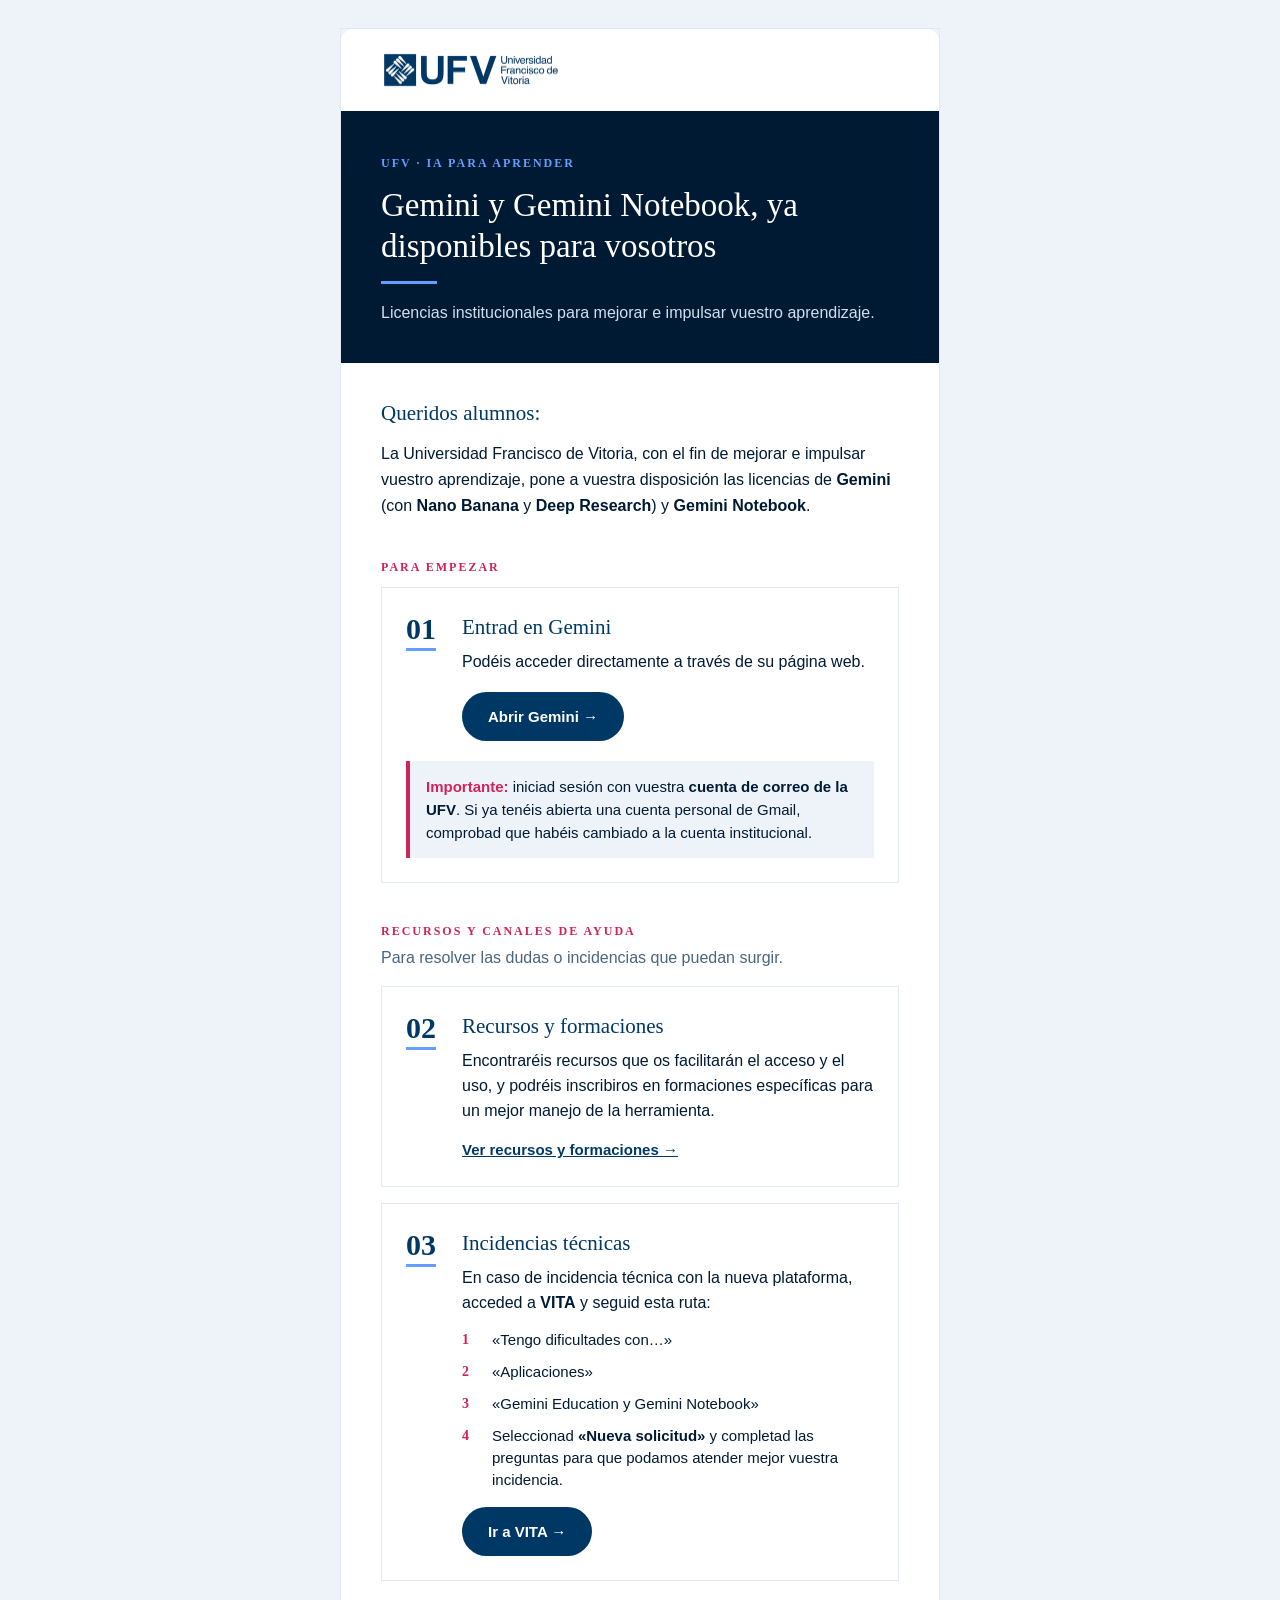
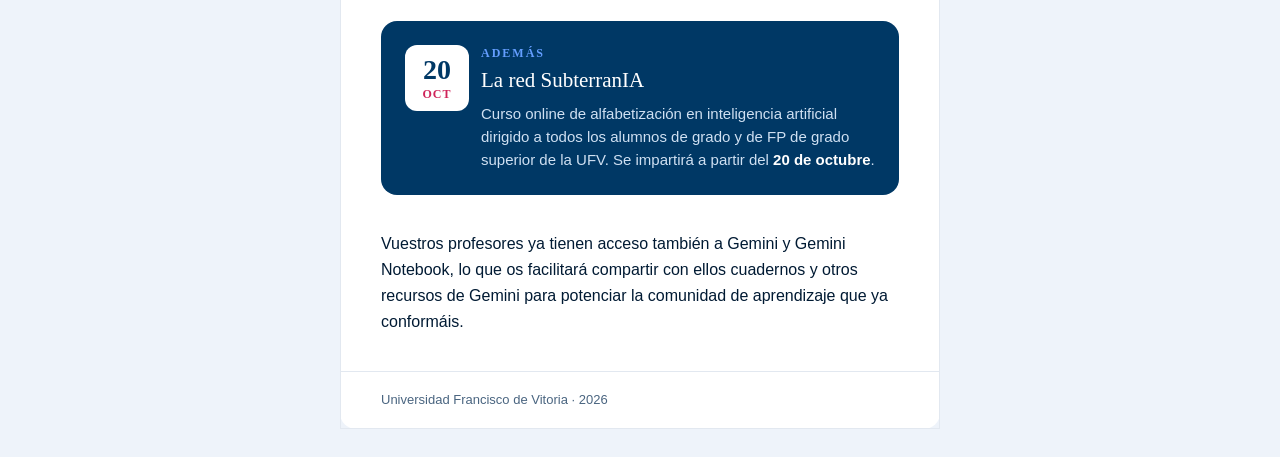
<file: comunicaciones/gemini-alumnos/correo.html>
<!DOCTYPE html>
<html lang="es" xmlns="http://www.w3.org/1999/xhtml" xmlns:v="urn:schemas-microsoft-com:vml" xmlns:o="urn:schemas-microsoft-com:office:office">
<head>
<meta charset="utf-8">
<meta name="viewport" content="width=device-width, initial-scale=1">
<meta http-equiv="X-UA-Compatible" content="IE=edge">
<meta name="x-apple-disable-message-reformatting">
<meta name="format-detection" content="telephone=no, date=no, address=no, email=no">
<!-- No indexar en buscadores -->
<meta name="robots" content="noindex, nofollow, noarchive, nosnippet, noimageindex">
<meta name="googlebot" content="noindex, nofollow, noarchive, nosnippet, noimageindex">
<meta name="bingbot" content="noindex, nofollow, noarchive, nosnippet">
<title>Gemini y Gemini Notebook, ya disponibles para vosotros</title>
<!--[if mso]>
<noscript><xml><o:OfficeDocumentSettings><o:PixelsPerInch>96</o:PixelsPerInch></o:OfficeDocumentSettings></xml></noscript>
<style>td,th,div,p,a,h1,h2,span{font-family:Arial,Helvetica,sans-serif !important;}</style>
<![endif]-->
<style>
  body{margin:0;padding:0;width:100% !important;-webkit-text-size-adjust:100%;-ms-text-size-adjust:100%;}
  table{border-collapse:collapse;mso-table-lspace:0;mso-table-rspace:0;}
  a{color:#003865;}
  @media screen and (max-width:620px){
    .wrap{padding:12px 8px !important;}
    .px{padding-left:20px !important;padding-right:20px !important;}
    .hero{padding:32px 20px 28px !important;}
    .h1{font-size:27px !important;line-height:34px !important;}
    .card-in{padding:18px !important;}
    .num-col{width:44px !important;}
    .num{font-size:26px !important;}
    .btn a{display:block !important;text-align:center !important;}
    .btn-t{width:100% !important;}
  }
</style>
</head>
<body style="margin:0;padding:0;background-color:#eef3fa;">

<!-- Texto de vista previa (se ve en la bandeja de entrada, no en el correo) -->
<div style="display:none;font-size:1px;line-height:1px;max-height:0;max-width:0;opacity:0;overflow:hidden;mso-hide:all;">
  Cómo empezar a usar Gemini con vuestra cuenta UFV, dónde encontrar recursos y formaciones y cómo pedir ayuda.&#8199;&#847;&#8199;&#847;&#8199;&#847;&#8199;&#847;&#8199;&#847;&#8199;&#847;&#8199;&#847;&#8199;&#847;
</div>

<table role="presentation" width="100%" cellpadding="0" cellspacing="0" border="0" bgcolor="#eef3fa" style="background-color:#eef3fa;">
<tr>
<td align="center" class="wrap" style="padding:28px 12px;">

<!--[if mso]><table role="presentation" width="600" cellpadding="0" cellspacing="0" border="0" align="center"><tr><td><![endif]-->
<table role="presentation" width="100%" cellpadding="0" cellspacing="0" border="0" style="max-width:600px;width:100%;background-color:#ffffff;border:1px solid #e2e8f0;border-radius:16px;">

  <!-- ===== LOGO ===== -->
  <tr>
    <td class="px" bgcolor="#ffffff" style="background-color:#ffffff;padding:22px 40px;border-radius:15px 15px 0 0;">
      <a href="https://www.ufv.es" target="_blank" style="text-decoration:none;"><img src="[data-uri]" width="180" height="38" alt="Universidad Francisco de Vitoria" style="display:block;width:180px;height:38px;border:0;outline:none;font-family:Arial,Helvetica,sans-serif;font-size:14px;font-weight:bold;color:#003865;"></a>
    </td>
  </tr>

  <!-- ===== HERO ===== -->
  <tr>
    <td class="hero" bgcolor="#001a33" style="background-color:#001a33;padding:44px 40px 38px;">
      <p style="margin:0 0 14px;font-family:'Roboto Slab',Georgia,serif;font-size:12px;line-height:16px;font-weight:bold;letter-spacing:2px;text-transform:uppercase;color:#649eff;">UFV · IA para aprender</p>
      <h1 class="h1" style="margin:0 0 14px;font-family:'Playfair Display',Georgia,'Times New Roman',serif;font-size:33px;line-height:41px;font-weight:normal;color:#ffffff;">Gemini y Gemini Notebook, ya disponibles para vosotros</h1>
      <table role="presentation" cellpadding="0" cellspacing="0" border="0"><tr><td width="56" height="3" bgcolor="#649eff" style="background-color:#649eff;font-size:0;line-height:0;">&nbsp;</td></tr></table>
      <p style="margin:16px 0 0;font-family:Arial,Helvetica,sans-serif;font-size:16px;line-height:25px;color:#cfe0f2;">Licencias institucionales para mejorar e impulsar vuestro aprendizaje.</p>
    </td>
  </tr>

  <!-- ===== SALUDO ===== -->
  <tr>
    <td class="px" style="padding:36px 40px 8px;font-family:Arial,Helvetica,sans-serif;font-size:16px;line-height:26px;color:#001a33;">
      <p style="margin:0 0 14px;font-family:'Playfair Display',Georgia,serif;font-size:21px;line-height:28px;color:#003865;">Queridos alumnos:</p>
      <p style="margin:0 0 20px;">La Universidad Francisco de Vitoria, con el fin de mejorar e impulsar vuestro aprendizaje, pone a vuestra disposición las licencias de <strong>Gemini</strong> (con <strong>Nano Banana</strong> y <strong>Deep Research</strong>) y <strong>Gemini Notebook</strong>.</p>
    </td>
  </tr>

  <!-- ===== 01 EMPEZAR ===== -->
  <tr>
    <td class="px" style="padding:0 40px 8px;">
      <p style="margin:12px 0 12px;font-family:'Roboto Slab',Georgia,serif;font-size:12px;line-height:16px;font-weight:bold;letter-spacing:2px;text-transform:uppercase;color:#cf2359;">Para empezar</p>
      <table role="presentation" width="100%" cellpadding="0" cellspacing="0" border="0" style="border:1px solid #e2e8f0;border-radius:16px;">
        <tr>
          <td class="card-in" style="padding:24px;">
            <table role="presentation" width="100%" cellpadding="0" cellspacing="0" border="0">
              <tr>
                <td class="num-col" width="56" valign="top" style="width:56px;">
                  <table role="presentation" cellpadding="0" cellspacing="0" border="0"><tr><td class="num" style="font-family:'Playfair Display',Georgia,serif;font-size:30px;line-height:34px;font-weight:bold;color:#003865;border-bottom:3px solid #649eff;padding-bottom:2px;">01</td></tr></table>
                </td>
                <td valign="top" style="font-family:Arial,Helvetica,sans-serif;font-size:16px;line-height:25px;color:#001a33;">
                  <p style="margin:2px 0 8px;font-family:'Playfair Display',Georgia,serif;font-size:21px;line-height:27px;color:#003865;">Entrad en Gemini</p>
                  <p style="margin:0 0 18px;">Podéis acceder directamente a través de su página web.</p>
                  <table role="presentation" class="btn-t" cellpadding="0" cellspacing="0" border="0"><tr>
                    <td class="btn" bgcolor="#003865" style="background-color:#003865;border-radius:999px;padding:12px 26px;">
                      <a href="https://gemini.google.com/app" target="_blank" style="font-family:Arial,Helvetica,sans-serif;font-size:15px;line-height:20px;font-weight:bold;color:#ffffff;text-decoration:none;">Abrir Gemini &rarr;</a>
                    </td>
                  </tr></table>
                </td>
              </tr>
            </table>
            <!-- Aviso -->
            <table role="presentation" width="100%" cellpadding="0" cellspacing="0" border="0" style="margin-top:20px;">
              <tr>
                <td bgcolor="#eef3fa" style="background-color:#eef3fa;border-left:4px solid #cf2359;padding:14px 16px;font-family:Arial,Helvetica,sans-serif;font-size:15px;line-height:23px;color:#001a33;">
                  <strong style="color:#cf2359;">Importante:</strong> iniciad sesión con vuestra <strong>cuenta de correo de la UFV</strong>. Si ya tenéis abierta una cuenta personal de Gmail, comprobad que habéis cambiado a la cuenta institucional.
                </td>
              </tr>
            </table>
          </td>
        </tr>
      </table>
    </td>
  </tr>

  <!-- ===== AYUDA ===== -->
  <tr>
    <td class="px" style="padding:32px 40px 8px;">
      <p style="margin:0 0 6px;font-family:'Roboto Slab',Georgia,serif;font-size:12px;line-height:16px;font-weight:bold;letter-spacing:2px;text-transform:uppercase;color:#cf2359;">Recursos y canales de ayuda</p>
      <p style="margin:0 0 16px;font-family:Arial,Helvetica,sans-serif;font-size:16px;line-height:25px;color:#4a6580;">Para resolver las dudas o incidencias que puedan surgir.</p>

      <!-- 02 -->
      <table role="presentation" width="100%" cellpadding="0" cellspacing="0" border="0" style="border:1px solid #e2e8f0;border-radius:16px;">
        <tr>
          <td class="card-in" style="padding:24px;">
            <table role="presentation" width="100%" cellpadding="0" cellspacing="0" border="0">
              <tr>
                <td class="num-col" width="56" valign="top" style="width:56px;">
                  <table role="presentation" cellpadding="0" cellspacing="0" border="0"><tr><td class="num" style="font-family:'Playfair Display',Georgia,serif;font-size:30px;line-height:34px;font-weight:bold;color:#003865;border-bottom:3px solid #649eff;padding-bottom:2px;">02</td></tr></table>
                </td>
                <td valign="top" style="font-family:Arial,Helvetica,sans-serif;font-size:16px;line-height:25px;color:#001a33;">
                  <p style="margin:2px 0 8px;font-family:'Playfair Display',Georgia,serif;font-size:21px;line-height:27px;color:#003865;">Recursos y formaciones</p>
                  <p style="margin:0 0 14px;">Encontraréis recursos que os facilitarán el acceso y el uso, y podréis inscribiros en formaciones específicas para un mejor manejo de la herramienta.</p>
                  <p style="margin:0;"><a href="https://landings.edvolution.io/Welcome-Gemini-UFV" target="_blank" style="font-family:Arial,Helvetica,sans-serif;font-size:15px;font-weight:bold;color:#003865;text-decoration:underline;">Ver recursos y formaciones &rarr;</a></p>
                </td>
              </tr>
            </table>
          </td>
        </tr>
      </table>

      <!-- separación -->
      <table role="presentation" width="100%" cellpadding="0" cellspacing="0" border="0"><tr><td height="16" style="font-size:0;line-height:0;">&nbsp;</td></tr></table>

      <!-- 03 -->
      <table role="presentation" width="100%" cellpadding="0" cellspacing="0" border="0" style="border:1px solid #e2e8f0;border-radius:16px;">
        <tr>
          <td class="card-in" style="padding:24px;">
            <table role="presentation" width="100%" cellpadding="0" cellspacing="0" border="0">
              <tr>
                <td class="num-col" width="56" valign="top" style="width:56px;">
                  <table role="presentation" cellpadding="0" cellspacing="0" border="0"><tr><td class="num" style="font-family:'Playfair Display',Georgia,serif;font-size:30px;line-height:34px;font-weight:bold;color:#003865;border-bottom:3px solid #649eff;padding-bottom:2px;">03</td></tr></table>
                </td>
                <td valign="top" style="font-family:Arial,Helvetica,sans-serif;font-size:16px;line-height:25px;color:#001a33;">
                  <p style="margin:2px 0 8px;font-family:'Playfair Display',Georgia,serif;font-size:21px;line-height:27px;color:#003865;">Incidencias técnicas</p>
                  <p style="margin:0 0 14px;">En caso de incidencia técnica con la nueva plataforma, acceded a <strong>VITA</strong> y seguid esta ruta:</p>

                  <!-- Ruta paso a paso -->
                  <table role="presentation" width="100%" cellpadding="0" cellspacing="0" border="0" style="margin-bottom:16px;">
                    <tr>
                      <td width="30" valign="top" style="width:30px;padding:0 0 10px;font-family:'Roboto Slab',Georgia,serif;font-size:14px;line-height:22px;font-weight:bold;color:#cf2359;">1</td>
                      <td valign="top" style="padding:0 0 10px;font-family:Arial,Helvetica,sans-serif;font-size:15px;line-height:22px;color:#001a33;">«Tengo dificultades con…»</td>
                    </tr>
                    <tr>
                      <td width="30" valign="top" style="width:30px;padding:0 0 10px;font-family:'Roboto Slab',Georgia,serif;font-size:14px;line-height:22px;font-weight:bold;color:#cf2359;">2</td>
                      <td valign="top" style="padding:0 0 10px;font-family:Arial,Helvetica,sans-serif;font-size:15px;line-height:22px;color:#001a33;">«Aplicaciones»</td>
                    </tr>
                    <tr>
                      <td width="30" valign="top" style="width:30px;padding:0 0 10px;font-family:'Roboto Slab',Georgia,serif;font-size:14px;line-height:22px;font-weight:bold;color:#cf2359;">3</td>
                      <td valign="top" style="padding:0 0 10px;font-family:Arial,Helvetica,sans-serif;font-size:15px;line-height:22px;color:#001a33;">«Gemini Education y Gemini Notebook»</td>
                    </tr>
                    <tr>
                      <td width="30" valign="top" style="width:30px;padding:0;font-family:'Roboto Slab',Georgia,serif;font-size:14px;line-height:22px;font-weight:bold;color:#cf2359;">4</td>
                      <td valign="top" style="padding:0;font-family:Arial,Helvetica,sans-serif;font-size:15px;line-height:22px;color:#001a33;">Seleccionad <strong>«Nueva solicitud»</strong> y completad las preguntas para que podamos atender mejor vuestra incidencia.</td>
                    </tr>
                  </table>

                  <table role="presentation" class="btn-t" cellpadding="0" cellspacing="0" border="0"><tr>
                    <td class="btn" bgcolor="#003865" style="background-color:#003865;border-radius:999px;padding:12px 26px;">
                      <a href="https://vita-apps.ufv.es/s/portal_ufv" target="_blank" style="font-family:Arial,Helvetica,sans-serif;font-size:15px;line-height:20px;font-weight:bold;color:#ffffff;text-decoration:none;">Ir a VITA &rarr;</a>
                    </td>
                  </tr></table>
                </td>
              </tr>
            </table>
          </td>
        </tr>
      </table>
    </td>
  </tr>

  <!-- ===== CURSO (bloque azul con fecha) ===== -->
  <tr>
    <td class="px" style="padding:32px 40px 8px;">
      <table role="presentation" width="100%" cellpadding="0" cellspacing="0" border="0" bgcolor="#003865" style="background-color:#003865;border-radius:16px;">
        <tr>
          <td class="card-in" style="padding:24px;">
            <table role="presentation" width="100%" cellpadding="0" cellspacing="0" border="0">
              <tr>
                <td width="76" valign="top" style="width:76px;">
                  <table role="presentation" width="64" cellpadding="0" cellspacing="0" border="0" bgcolor="#ffffff" style="background-color:#ffffff;border-radius:12px;">
                    <tr><td align="center" style="padding:10px 0 2px;font-family:'Playfair Display',Georgia,serif;font-size:28px;line-height:30px;font-weight:bold;color:#003865;">20</td></tr>
                    <tr><td align="center" style="padding:0 0 10px;font-family:'Roboto Slab',Georgia,serif;font-size:12px;line-height:14px;font-weight:bold;letter-spacing:1px;color:#cf2359;">OCT</td></tr>
                  </table>
                </td>
                <td valign="top" style="font-family:Arial,Helvetica,sans-serif;font-size:15px;line-height:23px;color:#cfe0f2;">
                  <p style="margin:0 0 6px;font-family:'Roboto Slab',Georgia,serif;font-size:12px;line-height:16px;font-weight:bold;letter-spacing:2px;text-transform:uppercase;color:#649eff;">Además</p>
                  <p style="margin:0 0 8px;font-family:'Playfair Display',Georgia,serif;font-size:21px;line-height:27px;color:#ffffff;">La red SubterranIA</p>
                  <p style="margin:0;">Curso online de alfabetización en inteligencia artificial dirigido a todos los alumnos de grado y de FP de grado superior de la UFV. Se impartirá a partir del <strong style="color:#ffffff;">20 de octubre</strong>.</p>
                </td>
              </tr>
            </table>
          </td>
        </tr>
      </table>
    </td>
  </tr>

  <!-- ===== CIERRE ===== -->
  <tr>
    <td class="px" style="padding:28px 40px 36px;font-family:Arial,Helvetica,sans-serif;font-size:16px;line-height:26px;color:#001a33;">
      <p style="margin:0;">Vuestros profesores ya tienen acceso también a Gemini y Gemini Notebook, lo que os facilitará compartir con ellos cuadernos y otros recursos de Gemini para potenciar la comunidad de aprendizaje que ya conformáis.</p>
    </td>
  </tr>

  <!-- ===== PIE ===== -->
  <tr>
    <td class="px" style="padding:18px 40px;border-top:1px solid #e2e8f0;font-family:Arial,Helvetica,sans-serif;font-size:13px;line-height:20px;color:#4a6580;">
      Universidad Francisco de Vitoria · 2026
    </td>
  </tr>

</table>
<!--[if mso]></td></tr></table><![endif]-->

</td>
</tr>
</table>
</body>
</html>
</file>
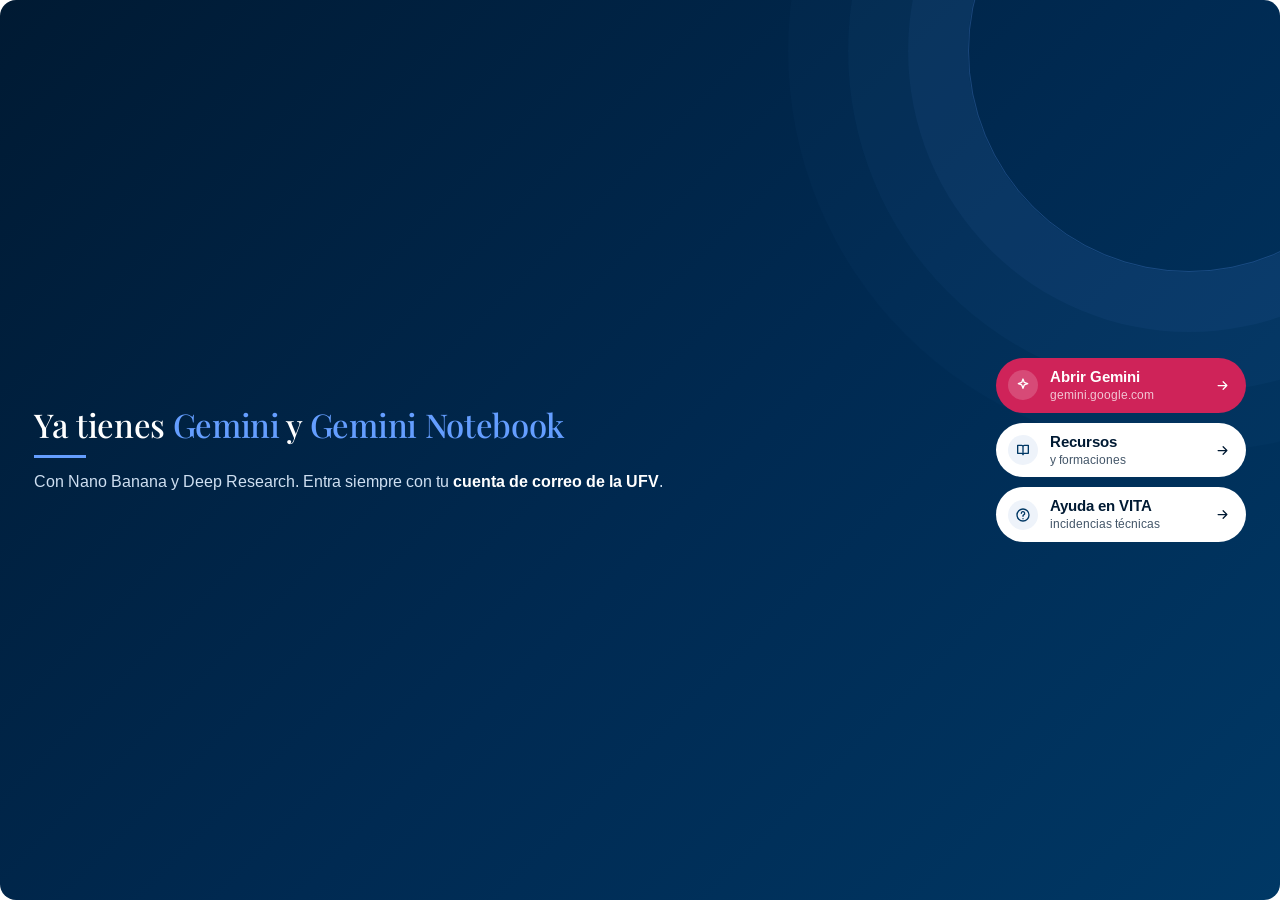
<file: comunicaciones/gemini-alumnos/tablero.html>
<!doctype html>
<html lang="es">
<head>
<meta charset="utf-8">
<meta name="viewport" content="width=device-width, initial-scale=1">
<!-- No indexar en buscadores -->
<meta name="robots" content="noindex, nofollow, noarchive, nosnippet, noimageindex">
<meta name="googlebot" content="noindex, nofollow, noarchive, nosnippet, noimageindex">
<meta name="bingbot" content="noindex, nofollow, noarchive, nosnippet">
<meta name="referrer" content="strict-origin-when-cross-origin">
<title>Gemini ya disponible · Banner para el tablero de Canvas · UFV</title>
<link rel="preconnect" href="https://fonts.googleapis.com">
<link href="https://fonts.googleapis.com/css2?family=Arimo:wght@400;600;700&family=Playfair+Display:wght@400;500;600&family=Roboto+Slab:wght@600;700&display=swap" rel="stylesheet">
<style>
  :root{
    --primary:#003865; --night:#001a33; --sky:#649eff; --accent:#cf2359; --on-dark:#cfe0f2;
    --body:"Arimo",system-ui,-apple-system,"Segoe UI",Roboto,sans-serif;
    --title:"Playfair Display",Georgia,"Times New Roman",serif;
    --slab:"Roboto Slab",Georgia,serif;
    color-scheme:light;
  }
  *{box-sizing:border-box}
  html,body{margin:0; height:100%; background:#fff}
  body{font-family:var(--body); -webkit-font-smoothing:antialiased; overflow:hidden}
  a:focus-visible{outline:3px solid var(--sky); outline-offset:3px}

  /* Banner: ocupa siempre el alto del iframe */
  .banner{position:relative; overflow:hidden; height:100%; border-radius:16px; color:#fff;
    background:linear-gradient(135deg,#001a33 0%,#002a52 55%,#003865 100%);
    display:grid; grid-template-columns:1fr auto; column-gap:32px;
    padding:28px 34px}
  /* Anillos concéntricos */
  .banner::before{content:""; position:absolute; top:-170px; right:-130px; width:440px; height:440px; border-radius:50%;
    border:1px solid rgba(100,158,255,.26);
    box-shadow:0 0 0 60px rgba(100,158,255,.05),0 0 0 120px rgba(100,158,255,.035),0 0 0 180px rgba(100,158,255,.025)}
  .banner > *{position:relative; z-index:1}

  .texto{align-self:center; min-width:0}
  .eyebrow{margin:0 0 10px; font-family:var(--slab); font-weight:700; font-size:.74rem; letter-spacing:.14em; text-transform:uppercase; color:var(--sky)}
  h1{margin:0 0 12px; font-family:var(--title); font-weight:500; font-size:2.05rem; line-height:1.1; letter-spacing:-.01em; text-wrap:balance}
  h1 em{font-style:normal; color:var(--sky)}
  .raya{width:52px; height:3px; background:var(--sky); margin:0 0 12px}
  .sub{margin:0; font-size:.98rem; line-height:1.5; color:var(--on-dark)}
  .sub strong{color:#fff}

  /* Acciones */
  .acciones{align-self:center; display:flex; flex-direction:column; gap:10px; width:250px}
  .acc{display:flex; align-items:center; gap:12px; padding:11px 16px 11px 12px; border-radius:999px; text-decoration:none;
    font-weight:700; font-size:.92rem; line-height:1.15; color:var(--night); background:#fff; transition:background .18s,transform .18s}
  .acc:hover{background:#eef3fa; transform:translateX(3px)}
  .acc.prim{background:var(--accent); color:#fff}
  .acc.prim:hover{background:#b01d4c}
  .acc .ico{flex:none; width:30px; height:30px; border-radius:50%; display:grid; place-items:center; background:#eef3fa; color:var(--primary)}
  .acc.prim .ico{background:rgba(255,255,255,.18); color:#fff}
  .acc svg{width:16px; height:16px; stroke:currentColor; fill:none; stroke-width:2; stroke-linecap:round; stroke-linejoin:round}
  .acc .txt{flex:1; min-width:0}
  .acc small{display:block; font-weight:400; font-size:.74rem; opacity:.75; margin-top:2px}
  .acc .flecha{flex:none; width:15px; height:15px}


  /* Tablet */
  @media (max-width:720px){
    .banner{column-gap:22px; padding:24px}
    h1{font-size:1.7rem}
    .acciones{width:210px}
    .acc small{display:none}
  }
  /* Móvil: una columna, botones en fila */
  @media (max-width:560px){
    .banner{grid-template-columns:1fr; grid-template-rows:1fr auto; padding:20px 18px}
    .banner::before{width:300px; height:300px; top:-150px; right:-140px}
    .texto{padding-bottom:14px; align-self:start}
    .eyebrow{font-size:.66rem; margin-bottom:8px}
    h1{font-size:1.38rem; margin-bottom:8px}
    .raya{display:none}
    .sub{font-size:.85rem}
    .acciones{flex-direction:row; width:auto; gap:8px}
    .acc{flex:1; flex-direction:column; gap:6px; padding:10px 4px; border-radius:14px; text-align:center; font-size:.76rem}
    .acc:hover{transform:none}
    .acc .flecha{display:none}
  }
  @media (prefers-reduced-motion:reduce){.acc{transition:none} .acc:hover{transform:none}}
</style>
</head>
<body>
<main class="banner">
  <div class="texto">
    <h1>Ya tienes <em>Gemini</em> y <em>Gemini Notebook</em></h1>
    <div class="raya" aria-hidden="true"></div>
    <p class="sub">Con Nano Banana y Deep Research. Entra siempre con tu <strong>cuenta de correo de la UFV</strong>.</p>
  </div>

  <nav class="acciones" aria-label="Accesos">
    <a class="acc prim" href="#" data-enlace="gemini">
      <span class="ico"><svg viewBox="0 0 24 24" aria-hidden="true"><path d="M12 3l1.9 5.1L19 10l-5.1 1.9L12 17l-1.9-5.1L5 10l5.1-1.9z"/></svg></span>
      <span class="txt">Abrir Gemini<small>gemini.google.com</small></span>
      <svg class="flecha" viewBox="0 0 24 24" aria-hidden="true"><path d="M5 12h14M13 6l6 6-6 6"/></svg>
    </a>
    <a class="acc" href="#" data-enlace="recursos">
      <span class="ico"><svg viewBox="0 0 24 24" aria-hidden="true"><path d="M4 5h6a2 2 0 0 1 2 2v12a2 2 0 0 0-2-2H4zM20 5h-6a2 2 0 0 0-2 2v12a2 2 0 0 1 2-2h6z"/></svg></span>
      <span class="txt">Recursos<small>y formaciones</small></span>
      <svg class="flecha" viewBox="0 0 24 24" aria-hidden="true"><path d="M5 12h14M13 6l6 6-6 6"/></svg>
    </a>
    <a class="acc" href="#" data-enlace="vita">
      <span class="ico"><svg viewBox="0 0 24 24" aria-hidden="true"><circle cx="12" cy="12" r="9"/><path d="M9.5 9.5a2.5 2.5 0 1 1 3.5 2.3c-.6.3-1 .8-1 1.5V14M12 17.5h.01"/></svg></span>
      <span class="txt">Ayuda en VITA<small>incidencias técnicas</small></span>
      <svg class="flecha" viewBox="0 0 24 24" aria-hidden="true"><path d="M5 12h14M13 6l6 6-6 6"/></svg>
    </a>
  </nav>

</main>

<script>
/* ENLACES · externos → pestaña nueva; páginas de Canvas → ventana completa */
const ENLACES = {
  "gemini":   "https://gemini.google.com/app",                      // Abrir Gemini
  "recursos": "https://landings.edvolution.io/Welcome-Gemini-UFV",  // Recursos y formaciones
  "vita":     "https://vita-apps.ufv.es/s/portal_ufv"               // VITA (incidencias)
};
document.querySelectorAll('[data-enlace]').forEach(a => {
  const url = ENLACES[a.dataset.enlace];
  if (url) { a.href = url; a.target = /instructure\.com/.test(url) ? "_top" : "_blank"; a.rel = "noopener"; }
  else { a.addEventListener('click', e => e.preventDefault()); a.setAttribute('aria-disabled','true'); }
});
</script>
</body>
</html>
</file>
<file: assets/ufv.css>
/* =====================================================================
   UFV · Espacio de Formación Permanente en IA — estilos compartidos
   Todas las páginas del repositorio enlazan este archivo.
   Estilo: kit web UFV (siempre en claro).
   ===================================================================== */
:root{
  --ufv-primary:#003865; --ufv-secondary:#001a33; --ufv-sky:#649eff; --ufv-accent:#cf2359;
  --bg:#ffffff; --fg:#001a33; --muted:#4a6580; --line:#e2e8f0;
  --card:#ffffff; --card-hover:#f4f8ff; --heading:#003865; --on-dark:#cfe0f2;
  --gray:#f2f3f5; --shadow-card:0 16px 40px rgba(0,56,101,.11);
  --font-body:"Arimo",system-ui,-apple-system,"Segoe UI",Roboto,sans-serif;
  --font-title:"Playfair Display",Georgia,"Times New Roman",serif;
  --font-slab:"Roboto Slab",Georgia,serif;
  --maxw:1140px; --radius:16px;
  color-scheme:light;
}

*{box-sizing:border-box}
body{margin:0; background:var(--bg); color:var(--fg); font-family:var(--font-body); font-size:17px; line-height:1.7; -webkit-font-smoothing:antialiased}
.container{max-width:var(--maxw); margin:0 auto; padding-inline:24px}
a:focus-visible{outline:3px solid var(--ufv-accent); outline-offset:3px}

/* Cabecera: siempre blanca para que el logo azul se lea */
.nav{background:#ffffff; border-bottom:1px solid #e2e8f0}
.nav .container{padding-block:10px; display:flex; align-items:center}
.nav img{height:34px; width:auto; display:block}

/* Hero: azul noche UFV + anillos concéntricos */
.hero{position:relative; overflow:hidden; background:var(--ufv-secondary); color:#fff; padding-block:44px 46px}
.hero::before{content:""; position:absolute; inset:0; background:linear-gradient(135deg,rgba(0,26,51,.98),rgba(0,56,101,.9))}
.hero::after{content:""; position:absolute; top:-150px; right:-120px; width:420px; height:420px; border:1px solid rgba(100,158,255,.24); border-radius:50%;
  box-shadow:0 0 0 56px rgba(100,158,255,.05),0 0 0 112px rgba(100,158,255,.035)}
.hero .container{position:relative; z-index:2}
.eyebrow{font-family:var(--font-slab); text-transform:uppercase; letter-spacing:.14em; font-size:.85rem; font-weight:600; color:var(--ufv-sky); margin:0 0 .9rem}
.hero h1{font-family:var(--font-title); font-weight:500; font-size:clamp(1.9rem,4vw,2.75rem); line-height:1.1; letter-spacing:-.01em;
  margin:0 0 .45em; max-width:34ch; text-wrap:balance}
.hero p.sub{font-size:1.05rem; line-height:1.6; color:var(--on-dark); max-width:62ch; margin:0}

/* Ámbitos */
.section{padding-block:84px}
.ambitos{padding-block:40px 48px}
.section-head{max-width:780px; margin-bottom:26px}
.section-head .eyebrow{color:var(--ufv-accent)}
.ambitos h2{font-family:var(--font-title); font-weight:400; color:var(--heading); font-size:clamp(1.6rem,3vw,2.1rem); line-height:1.15; letter-spacing:-.01em; margin:0 0 .3em}
.ambitos .lead{color:var(--muted); font-size:1.02rem; line-height:1.6; margin:0; max-width:72ch}
.grid{display:grid; grid-template-columns:repeat(3,minmax(0,1fr)); gap:16px}
/* Tarjeta numerada (modelo de las tarjetas de la guía y del catálogo de herramientas) */
.amb{display:flex; flex-direction:column; padding:20px 22px; background:var(--card); border:1px solid var(--line);
  border-radius:var(--radius); text-decoration:none; color:inherit; transition:transform .2s,border-color .2s,box-shadow .2s,background .2s}
.amb:hover{transform:translateY(-4px); border-color:var(--ufv-sky); background:var(--card-hover); box-shadow:var(--shadow-card)}
.amb-head{display:flex; align-items:flex-start; gap:14px; margin-bottom:16px}
.amb-num{flex:none; font-family:var(--font-title); font-weight:600; font-size:1.9rem; line-height:1; color:var(--ufv-primary);
  padding-bottom:8px; border-bottom:3px solid var(--ufv-sky)}
.amb-title{padding-top:2px; font-family:var(--font-title); font-weight:500; font-size:1.22rem; line-height:1.2; color:var(--heading); min-width:0}
.amb-link{margin-top:auto; display:inline-flex; align-items:center; gap:7px; font-weight:600; font-size:.9rem; color:var(--ufv-primary)}
.amb-link svg{width:15px; height:15px; stroke:currentColor; fill:none; stroke-width:2; stroke-linecap:round; stroke-linejoin:round; transition:transform .2s}
.amb:hover .amb-link{color:var(--ufv-sky)}
.amb:hover .amb-link svg{transform:translateX(3px)}

footer{border-top:1px solid var(--line); padding-block:16px; color:var(--muted); font-size:.84rem}

@media (max-width:760px){.grid{grid-template-columns:repeat(2,minmax(0,1fr))}}
@media (max-width:620px){
  body{font-size:16px}
  .container{padding-inline:16px}
  .nav img{height:28px}
  .hero{padding-block:36px 38px}
  .hero::after{width:340px; height:340px; top:-140px; right:-160px}
  .grid{grid-template-columns:1fr}
  .ambitos{padding-block:32px 40px}
}
@media (prefers-reduced-motion:reduce){.amb,.amb-link svg{transition:none} .amb:hover{transform:none}}

/* =====================================================================
   PÁGINAS DE ÁMBITO
   ===================================================================== */
/* Enlace de vuelta a la portada (solo aparece si tiene URL en ENLACES) */
.back-link{display:inline-flex; align-items:center; gap:7px; margin:0 0 18px; font-size:.86rem; font-weight:600; color:var(--on-dark); text-decoration:none}
.back-link svg{width:15px; height:15px; stroke:currentColor; fill:none; stroke-width:2; stroke-linecap:round; stroke-linejoin:round; transition:transform .2s}
.back-link:hover{color:#fff}
.back-link:hover svg{transform:translateX(-3px)}
.back-link[hidden]{display:none}

/* Cabecera del ámbito: número con subrayado celeste + título, como en las tarjetas de la portada */
.hero-head{display:flex; align-items:flex-start; gap:18px}
.hero-num{flex:none; font-family:var(--font-title); font-weight:600; font-size:clamp(2rem,4vw,2.6rem); line-height:1; color:#fff;
  padding-bottom:8px; border-bottom:3px solid var(--ufv-sky); margin-top:.08em}
.hero-head h1{margin:0; max-width:30ch}
.hero .hero-head + p.sub{margin-top:16px}

/* Lista de recursos */
.recursos{padding-block:36px 48px}
.recursos .intro{color:var(--muted); font-size:1.02rem; line-height:1.6; max-width:72ch; margin:0 0 24px}
.rec-grid{display:grid; grid-template-columns:repeat(3,minmax(0,1fr)); gap:16px}
.rec{display:flex; flex-direction:column; padding:20px 22px; background:var(--card); border:1px solid var(--line); border-radius:var(--radius);
  text-decoration:none; color:inherit; transition:transform .2s,border-color .2s,box-shadow .2s,background .2s}
a.rec:hover{transform:translateY(-4px); border-color:var(--ufv-sky); background:var(--card-hover); box-shadow:var(--shadow-card)}
.rec-cat{font-family:var(--font-slab); font-size:.72rem; font-weight:700; text-transform:uppercase; letter-spacing:.07em; color:var(--ufv-accent); margin:0 0 8px}
.rec-title{font-family:var(--font-title); font-weight:500; font-size:1.2rem; line-height:1.2; color:var(--heading); margin:0 0 8px}
.rec-desc{font-size:.92rem; line-height:1.55; color:var(--muted); margin:0 0 16px}
.rec-link{margin-top:auto; display:inline-flex; align-items:center; gap:7px; font-weight:600; font-size:.9rem; color:var(--ufv-primary)}
.rec-link svg{width:15px; height:15px; stroke:currentColor; fill:none; stroke-width:2; stroke-linecap:round; stroke-linejoin:round; transition:transform .2s}
a.rec:hover .rec-link{color:var(--ufv-sky)}
a.rec:hover .rec-link svg{transform:translateX(3px)}
/* Recurso aún sin enlace */
.rec[aria-disabled="true"] .rec-link{color:var(--muted); font-weight:400}
.rec[aria-disabled="true"] .rec-link svg{display:none}
/* Hueco reservado para contenidos que aún no existen */
.rec.soon{background:transparent; border-style:dashed; min-height:120px}
.rec.soon .rec-title{color:var(--muted); font-size:1.05rem}
.empty-note{border-left:4px solid var(--ufv-accent); background:#eef3fa; padding:16px 20px; border-radius:0 12px 12px 0; font-size:.98rem; color:var(--fg); max-width:72ch}
.empty-note strong{color:var(--ufv-primary)}

@media (max-width:760px){.rec-grid{grid-template-columns:repeat(2,minmax(0,1fr))}}
@media (max-width:620px){
  .rec-grid{grid-template-columns:1fr}
  .hero-head{gap:14px}
  .recursos{padding-block:28px 36px}
}
@media (prefers-reduced-motion:reduce){.rec,.rec-link svg,.back-link svg{transition:none} a.rec:hover{transform:none}}

/* =====================================================================
   BANNER DE AYUDA (mismo modelo que el de la guía de evaluación)
   ===================================================================== */
.ayuda{padding-block:0 48px}
.contact{position:relative; overflow:hidden; color:#fff; border-radius:var(--radius); padding:44px 36px; text-align:center; background:var(--ufv-secondary)}
.contact::before{content:""; position:absolute; inset:0; z-index:0; background:url('contacto.jpg') center/cover no-repeat}
.contact::after{content:""; position:absolute; inset:0; z-index:1; background:linear-gradient(135deg, rgba(0,26,51,.90), rgba(0,56,101,.80))}
.contact > *{position:relative; z-index:2}
.contact .eyebrow{color:var(--ufv-sky)}
.contact h2{font-family:var(--font-title); font-weight:400; font-size:clamp(1.6rem,3vw,2.1rem); line-height:1.15; color:#fff; margin:0 0 .35em}
.contact p{color:var(--on-dark); max-width:52ch; margin:0 auto 1.4em; font-size:1.02rem; line-height:1.6}
.btn{display:inline-flex; align-items:center; justify-content:center; gap:9px; padding:13px 26px; border:1.5px solid transparent; border-radius:999px;
  font-family:var(--font-body); font-size:.92rem; font-weight:600; line-height:1.2; text-decoration:none; cursor:pointer; transition:background .18s;
  background:var(--ufv-primary); color:#fff}
.btn.accent{background:var(--ufv-accent)}
.btn.accent:hover{background:#b01d4c}
@media (max-width:620px){.contact{padding:32px 20px} .ayuda{padding-block:0 36px}}

/* Enlace «Volver» al pie de las páginas de ámbito */
.volver-bottom{padding-block:0 40px}
.volver-bottom .back-link{color:var(--ufv-primary); margin:0}
.volver-bottom .back-link:hover{color:var(--ufv-sky)}
</file>
